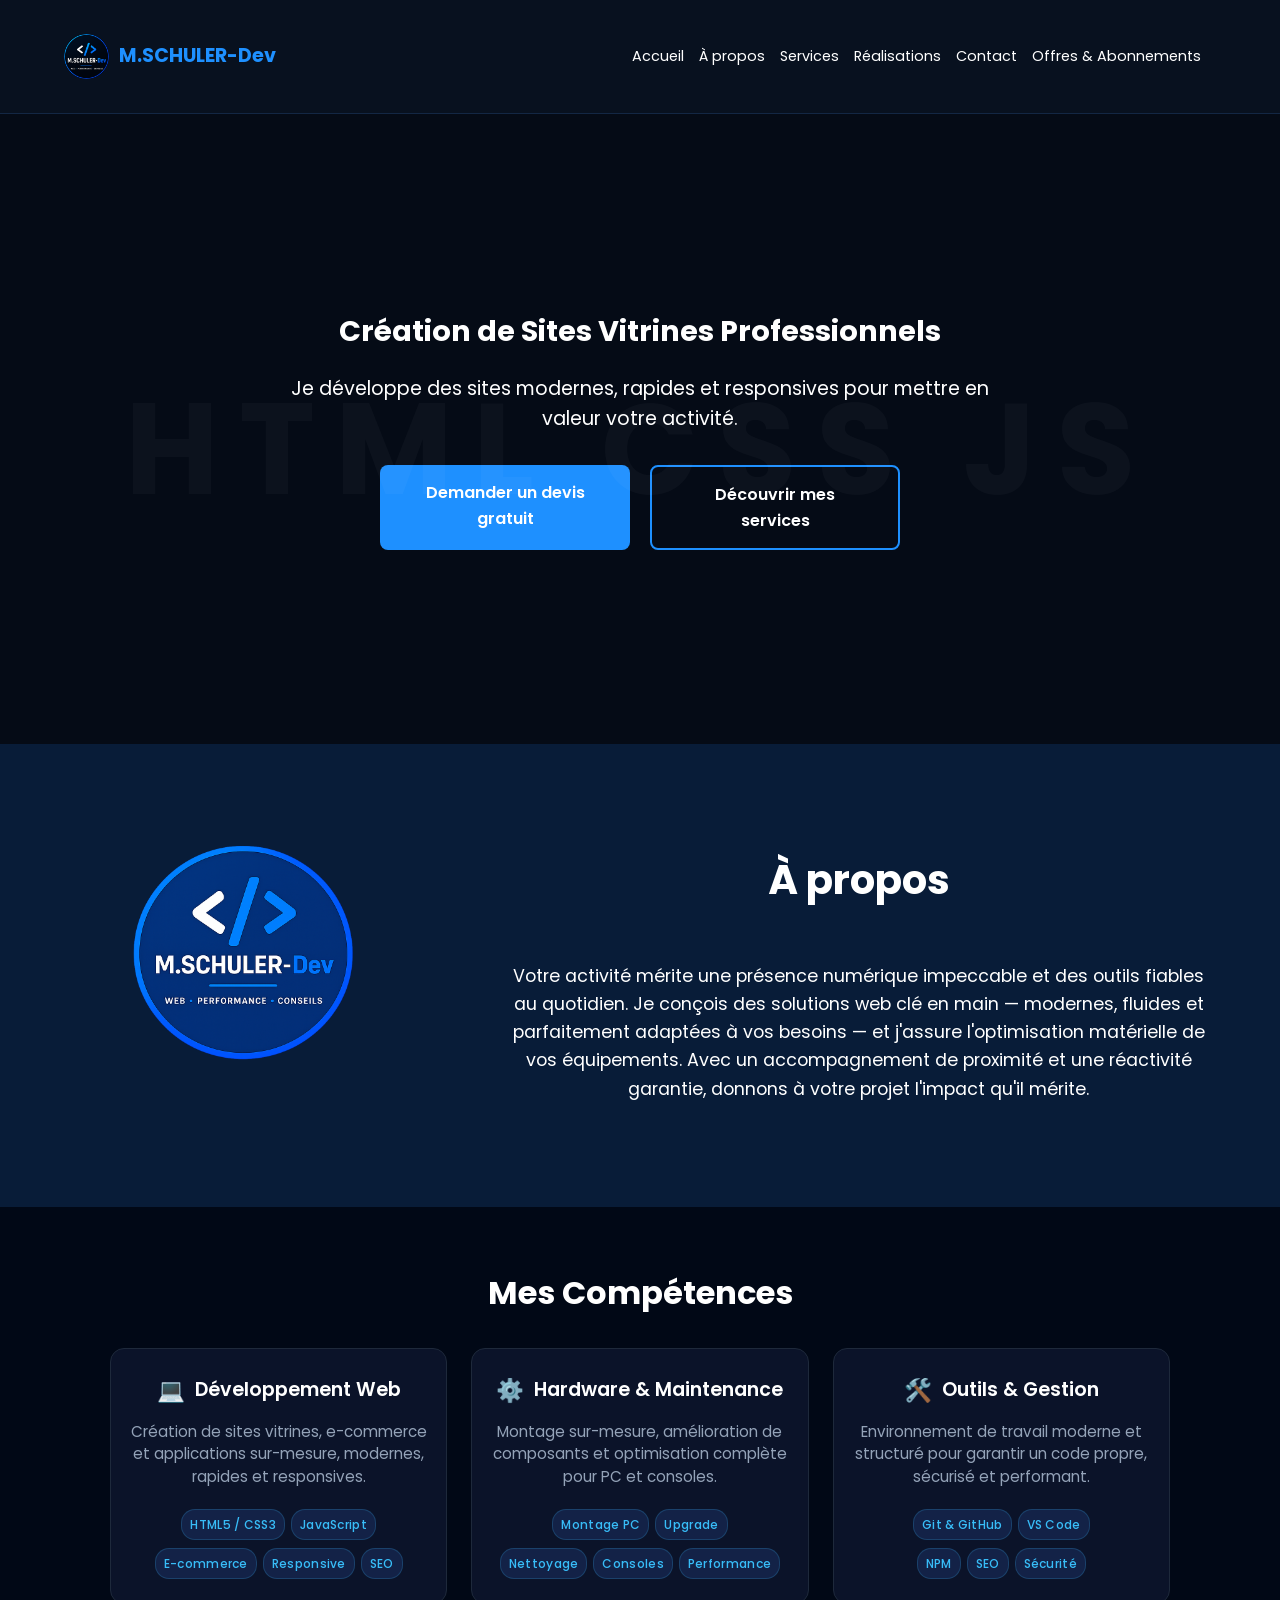
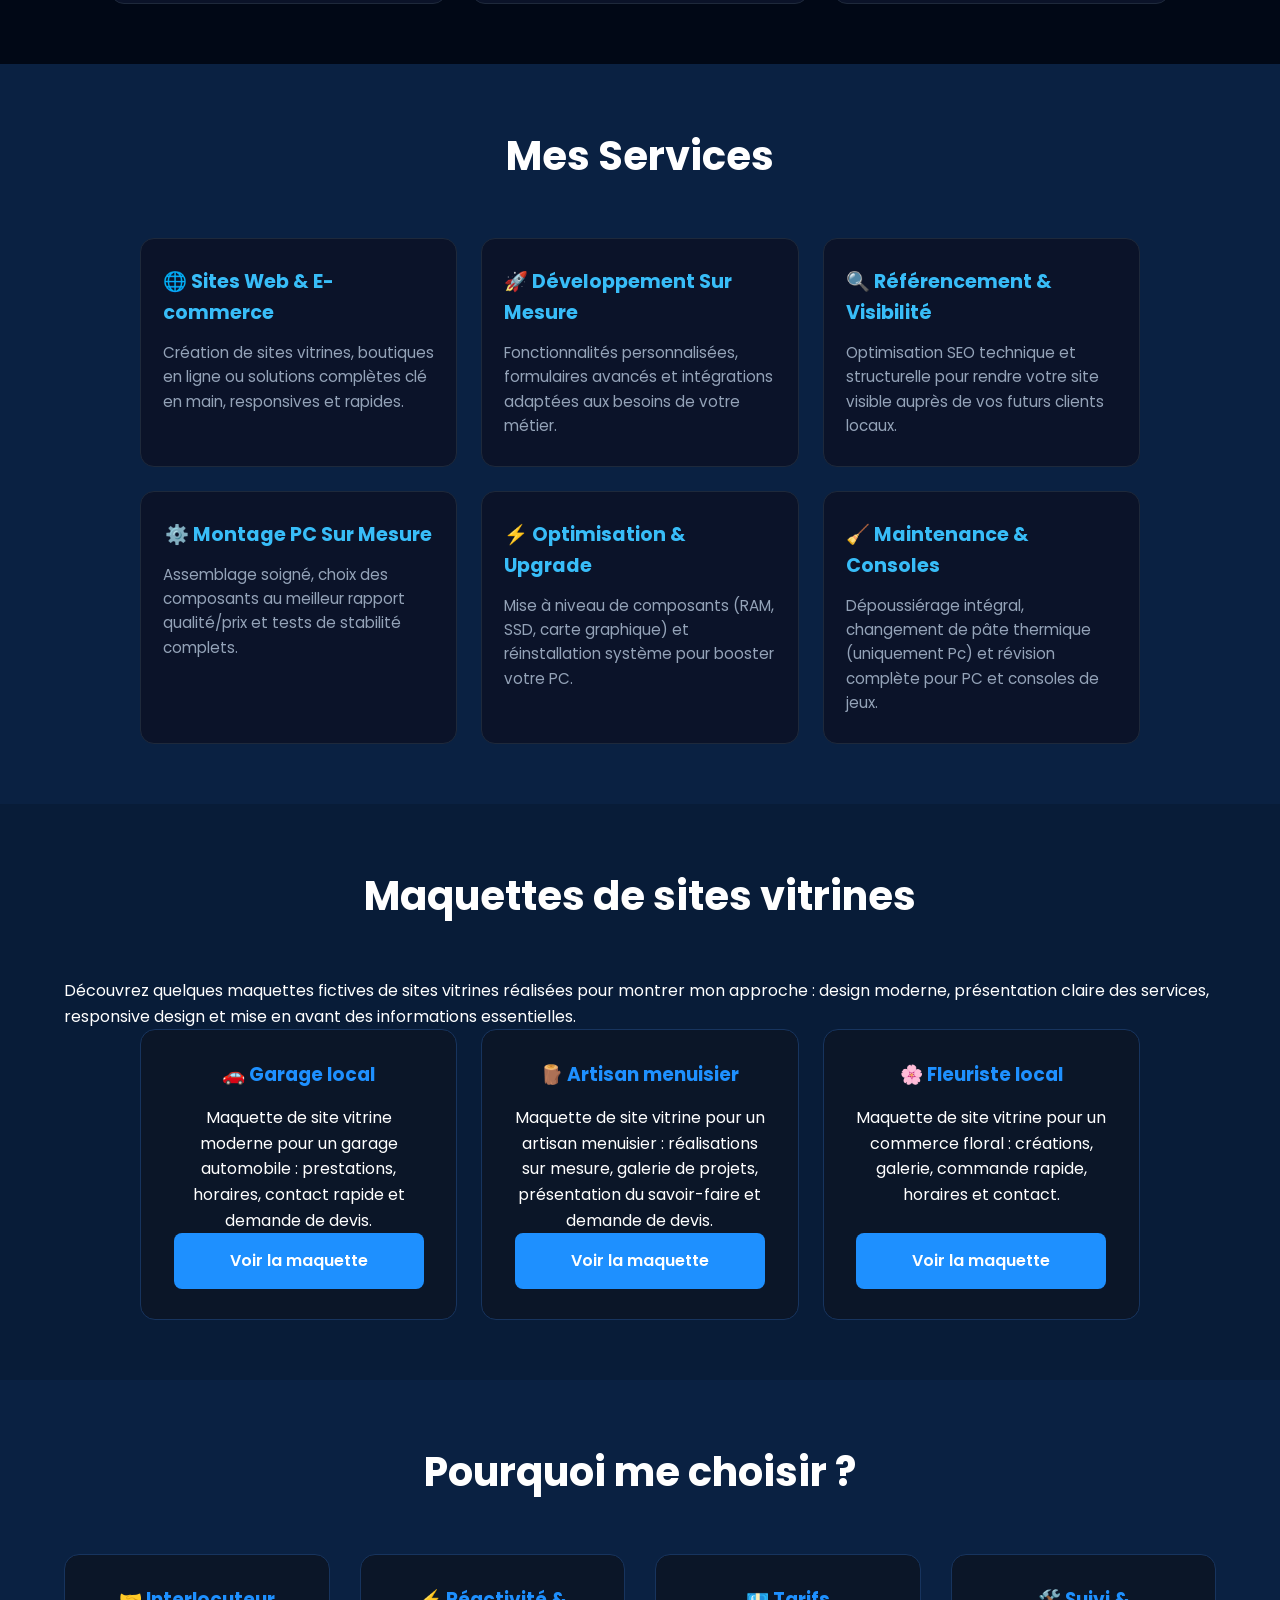
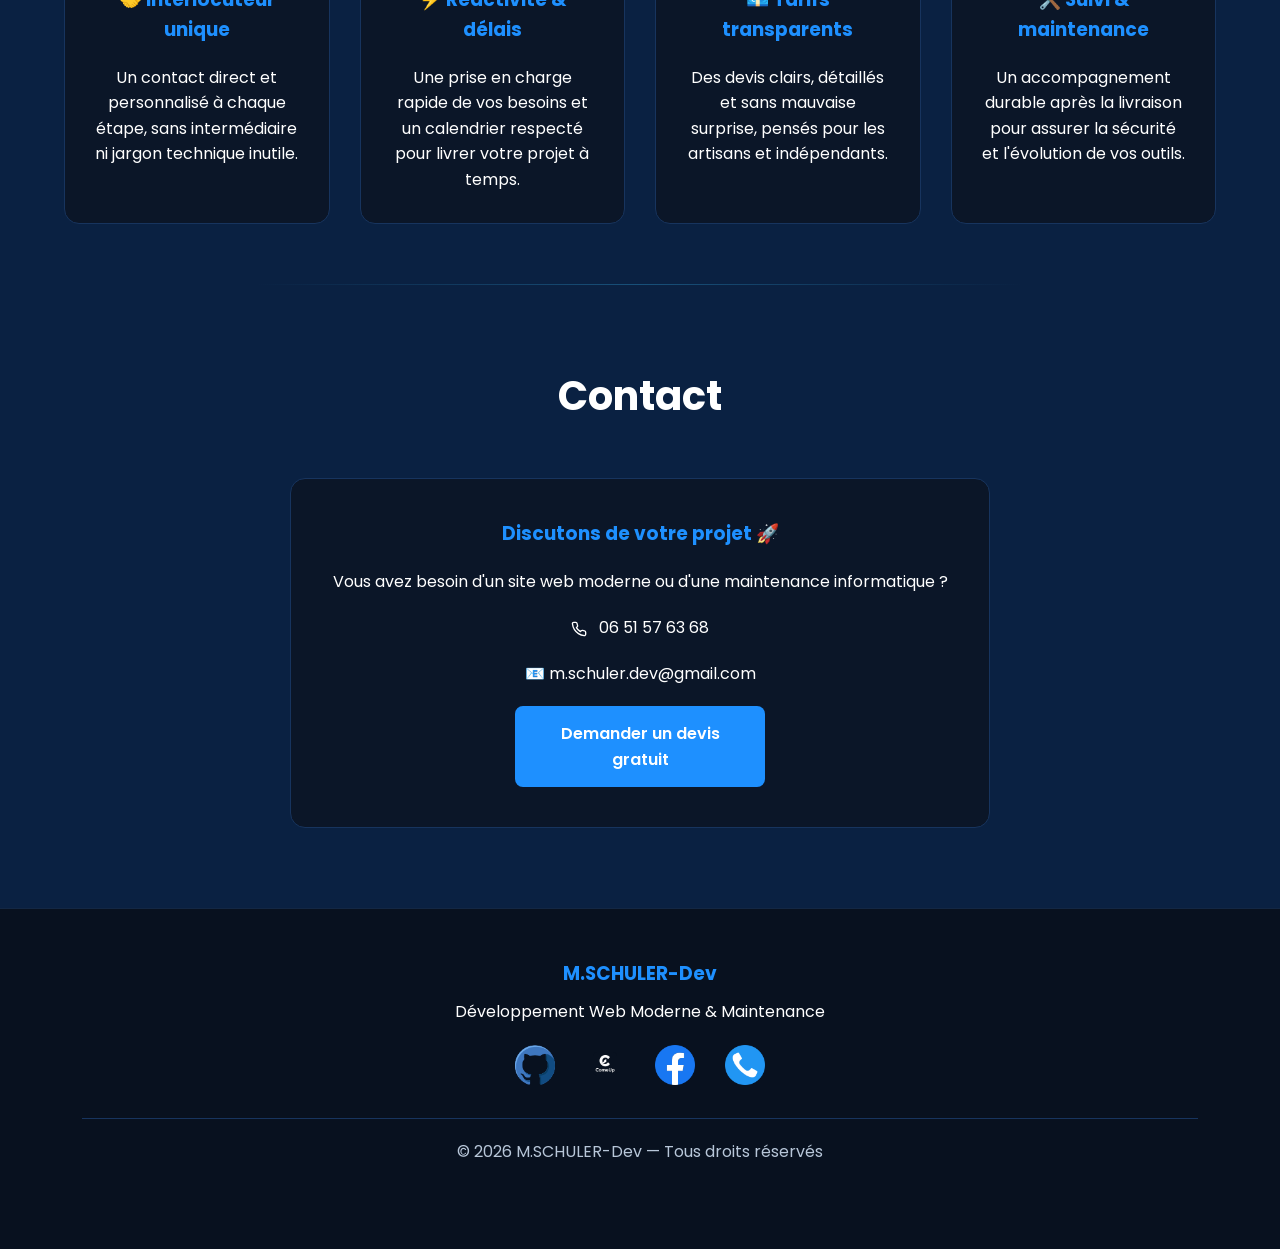
<file: index.html>
<!DOCTYPE html>
<html lang="fr">
<head>
    <meta charset="UTF-8">
    <meta name="viewport" content="width=device-width, initial-scale=1.0">
    <title>M.SCHULER-Dev | Développement Web</title>
    <!-- Google tag (gtag.js) -->
<script async src="https://www.googletagmanager.com/gtag/js?id=G-PD7ECLPW9R"></script>
<script>
  window.dataLayer = window.dataLayer || [];
  function gtag(){dataLayer.push(arguments);}
  gtag('js', new Date());

  gtag('config', 'G-PD7ECLPW9R');
</script>
<link rel="icon" type="image/png" href="logo-mschuler-64.png">
    <link rel="stylesheet" href="style.css">

    <link rel="preconnect" href="https://fonts.googleapis.com">
    <link rel="preconnect" href="https://fonts.gstatic.com" crossorigin>
    <link href="https://fonts.googleapis.com/css2?family=Poppins:wght@300;400;500;600;700&display=swap" rel="stylesheet">
</head>
<body>
    <header>
    <div class="container">

        <div class="logo">
    <img src="logomschulerdev.png" alt="Logo M.SCHULER-Dev" class="logo-img">
    <span>M.SCHULER-<span class="blue">Dev</span></span>
</div>
        <div class="menu-toggle" id="menu-toggle">
            ☰
        </div>
        <nav id="navbar">
            <ul>
                <li><a href="#accueil">Accueil</a></li>
                <li><a href="#apropos">À propos</a></li>
                <li><a href="#services">Services</a></li>
                <li><a href="#realisations">Réalisations</a></li>
                <li><a href="#contact">Contact</a></li>
                <li><a href="https://ms-build.fr/" target="_blank">Offres & Abonnements</a></li>
            </ul>
        </nav>
    </div>
</header>
    <section id="accueil" class="hero">
        <div class="container">
            <h1>Création de Sites Vitrines Professionnels</h1>
            <p>Je développe des sites modernes, rapides et responsives pour mettre en valeur votre activité.</p>
            <div class="hero-buttons">
    <a href="#contact" class="btn">
        Demander un devis gratuit
    </a>
    <a href="#services" class="btn btn-secondary">
        Découvrir mes services
    </a>
</div>
        </div>
    </section>
    <section id="apropos" class="about">
    <div class="container about-container">
        <div class="about-logo">
            <img src="M.SCHULER-DEV.png" alt="Logo M.SCHULER-Dev">
        </div>
        <div class="about-text">
            <h2>À propos</h2>
            <p>
  Votre activité mérite une présence numérique impeccable et des outils fiables au quotidien. 
  Je conçois des solutions web clé en main — modernes, fluides et parfaitement adaptées à vos besoins — et j'assure l'optimisation matérielle de vos équipements. Avec un accompagnement de proximité et une réactivité garantie, donnons à votre projet l'impact qu'il mérite.
</p>
        </div>
    </div>
</section>
<section id="competences" class="competences">
      <div class="container">
        <h2>Mes Compétences</h2>
        <div class="skills-grid">
          
          <!-- Carte 1 : Web -->
          <div class="skill-card">
            <div class="skill-header">
              <span class="skill-icon">💻</span>
              <h3>Développement Web</h3>
            </div>
            <p>Création de sites vitrines, e-commerce et applications sur-mesure, modernes, rapides et responsives.</p>
            <div class="skill-tags">
              <div class="tag-row">
                <span class="tag">HTML5 / CSS3</span>
                <span class="tag">JavaScript</span>
              </div>
              <div class="tag-row">
                <span class="tag">E-commerce</span>
                <span class="tag">Responsive</span>
                <span class="tag">SEO</span>
              </div>
            </div>
          </div>

          <!-- Carte 2 : Hardware -->
          <div class="skill-card">
            <div class="skill-header">
              <span class="skill-icon">⚙️</span>
              <h3>Hardware & Maintenance</h3>
            </div>
            <p>Montage sur-mesure, amélioration de composants et optimisation complète pour PC et consoles.</p>
            <div class="skill-tags">
              <div class="tag-row">
                <span class="tag">Montage PC</span>
                <span class="tag">Upgrade</span>
              </div>
              <div class="tag-row">
                <span class="tag">Nettoyage</span>
                <span class="tag">Consoles</span>
                <span class="tag">Performance</span>
              </div>
            </div>
          </div>

          <!-- Carte 3 : Outils -->
          <div class="skill-card">
            <div class="skill-header">
              <span class="skill-icon">🛠️</span>
              <h3>Outils & Gestion</h3>
            </div>
            <p>Environnement de travail moderne et structuré pour garantir un code propre, sécurisé et performant.</p>
            <div class="skill-tags">
              <div class="tag-row">
                <span class="tag">Git & GitHub</span>
                <span class="tag">VS Code</span>
              </div>
              <div class="tag-row">
                <span class="tag">NPM</span>
                <span class="tag">SEO</span>
                <span class="tag">Sécurité</span>
              </div>
            </div>
          </div>

        </div>
      </div>
    </section>
    </section>
    <section id="services" class="services">
  <div class="container">
    <h2>Mes Services</h2>
    <div class="services-grid">
      
      <!-- 1. Web -->
      <div class="card">
        <h3>🌐 Sites Web & E-commerce</h3>
        <p>Création de sites vitrines, boutiques en ligne ou solutions complètes clé en main, responsives et rapides.</p>
      </div>

      <!-- 2. Sur-mesure -->
      <div class="card">
        <h3>🚀 Développement Sur Mesure</h3>
        <p>Fonctionnalités personnalisées, formulaires avancés et intégrations adaptées aux besoins de votre métier.</p>
      </div>

      <!-- 3. SEO -->
      <div class="card">
        <h3>🔍 Référencement & Visibilité</h3>
        <p>Optimisation SEO technique et structurelle pour rendre votre site visible auprès de vos futurs clients locaux.</p>
      </div>

      <!-- 4. Montage PC -->
      <div class="card">
        <h3>⚙️ Montage PC Sur Mesure</h3>
        <p>Assemblage soigné, choix des composants au meilleur rapport qualité/prix et tests de stabilité complets.</p>
      </div>

      <!-- 5. Upgrade -->
      <div class="card">
        <h3>⚡ Optimisation & Upgrade</h3>
        <p>Mise à niveau de composants (RAM, SSD, carte graphique) et réinstallation système pour booster votre PC.</p>
      </div>

      <!-- 6. Entretien Consoles/PC -->
      <div class="card">
        <h3>🧹 Maintenance & Consoles</h3>
        <p>Dépoussiérage intégral, changement de pâte thermique (uniquement Pc) et révision complète pour PC et consoles de jeux.</p>
      </div>

    </div>
  </div>
</section>
   <section id="realisations" class="portfolio">
      <div class="container">
        <h2>Maquettes de sites vitrines</h2>
        <p>
          Découvrez quelques maquettes fictives de sites vitrines réalisées pour montrer mon approche : design moderne, présentation claire des services, responsive design et mise en avant des informations essentielles.
        </p>

        <div class="services-grid">
          <!-- Maquette 1 : Garage -->
          <div class="card">
            <h3>🚗 Garage local</h3>
            <p>Maquette de site vitrine moderne pour un garage automobile : prestations, horaires, contact rapide et demande de devis.</p>
            <a href="maquettes/garage-local/index.html" class="btn" target="_blank">Voir la maquette</a>
          </div>

          <!-- Maquette 2 : Menuisier -->
          <div class="card">
            <h3>🪵 Artisan menuisier</h3>
            <p>Maquette de site vitrine pour un artisan menuisier : réalisations sur mesure, galerie de projets, présentation du savoir-faire et demande de devis.</p>
            <a href="maquettes/menuisier-local/index.html" class="btn" target="_blank">Voir la maquette</a>
          </div>

          <!-- Maquette 3 : Fleuriste -->
          <div class="card">
            <h3>🌸 Fleuriste local</h3>
            <p>Maquette de site vitrine pour un commerce floral : créations, galerie, commande rapide, horaires et contact.</p>
            <a href="maquettes/fleuriste-local/index.html" class="btn" target="_blank">Voir la maquette</a>
          </div>
        </div>
      </div>
    </section>
    <section id="avantages" class="advantages">
      <div class="container">
        <h2>Pourquoi me choisir ?</h2>
        <div class="advantages-grid">
          
          <div class="card">
            <h3>🤝 Interlocuteur unique</h3>
            <p>Un contact direct et personnalisé à chaque étape, sans intermédiaire ni jargon technique inutile.</p>
          </div>

          <div class="card">
            <h3>⚡ Réactivité & délais</h3>
            <p>Une prise en charge rapide de vos besoins et un calendrier respecté pour livrer votre projet à temps.</p>
          </div>

          <div class="card">
            <h3>💶 Tarifs transparents</h3>
            <p>Des devis clairs, détaillés et sans mauvaise surprise, pensés pour les artisans et indépendants.</p>
          </div>

          <div class="card">
            <h3>🛠️ Suivi & maintenance</h3>
            <p>Un accompagnement durable après la livraison pour assurer la sécurité et l'évolution de vos outils.</p>
          </div>

        </div>
      </div>
    </section>
        <!-- SECTION CONTACT -->
    <section id="contact" class="contact">
      <div class="container">
        <h2>Contact</h2>
        <div class="contact-card">
          <h3>Discutons de votre projet 🚀</h3>
          <p>Vous avez besoin d'un site web moderne ou d'une maintenance informatique ?</p>
            <p class="contact-phone">
            <a href="tel:0651576368" style="color: #ffffff; text-decoration: none; vertical-align: middle;">
        <svg width="16" height="16" viewBox="0 0 24 24" fill="none" stroke="currentColor" stroke-width="2" stroke-linecap="round" stroke-linejoin="round" style="margin-right: 8px; vertical-align: middle;">
            <path d="M22 16.92v3a2 2 0 0 1-2.18 2 19.79 19.79 0 0 1-8.63-3.07 19.5 19.5 0 0 1-6-6 19.79 19.79 0 0 1-3.07-8.67A2 2 0 0 1 4.11 2h3a2 2 0 0 1 2 1.72 12.84 12.84 0 0 0 .7 2.81 2 2 0 0 1-.45 2.11L8.09 9.91a16 16 0 0 0 6 6l1.27-1.27a2 2 0 0 1 2.11-.45 12.84 12.84 0 0 0 2.81.7A2 2 0 0 1 22 16.92z"></path>
        </svg>
        06 51 57 63 68
    </a>
             </p>
            <p class="contact-email">📧 m.schuler.dev@gmail.com</p>
          <a href="mailto:m.schuler.dev@gmail.com?subject=Demande%20de%20devis" class="btn">
            Demander un devis gratuit
          </a>
        </div>
      </div>
    </section>
        <footer class="footer">
    <div class="container">
      <h3>M.SCHULER-Dev</h3>
      <p>Développement Web Moderne & Maintenance</p>
    <div class="social-links">
        <a href="https://github.com/MSCHULER-Dev" target="_blank">
            <img src="github.png" alt="GitHub">
        </a>
        <a href="https://comeup.com/fr/@m-schuler_dev" target="_blank">
            <img src="comeup.png" alt="ComeUp">
        </a>
        <a href="https://www.facebook.com/profile.php?id=61583402939374" target="_blank">
            <img src="facebook.png" alt="Facebook">
        </a>
        <a href="tel:0651576368" target="_blank">
            <img src="appel.png" alt="Téléphone">
        </a>
    </div>
      <div class="footer-bottom">
        <p>© 2026 M.SCHULER-Dev — Tous droits réservés</p>
      </div>
    </div>
  </footer>
    <script src="script.js"></script>
    <script data-goatcounter="https://mschuler-dev.goatcounter.com/count"
            async src="//gc.zgo.at/count.js"></script>
</body>
</html>
</file>
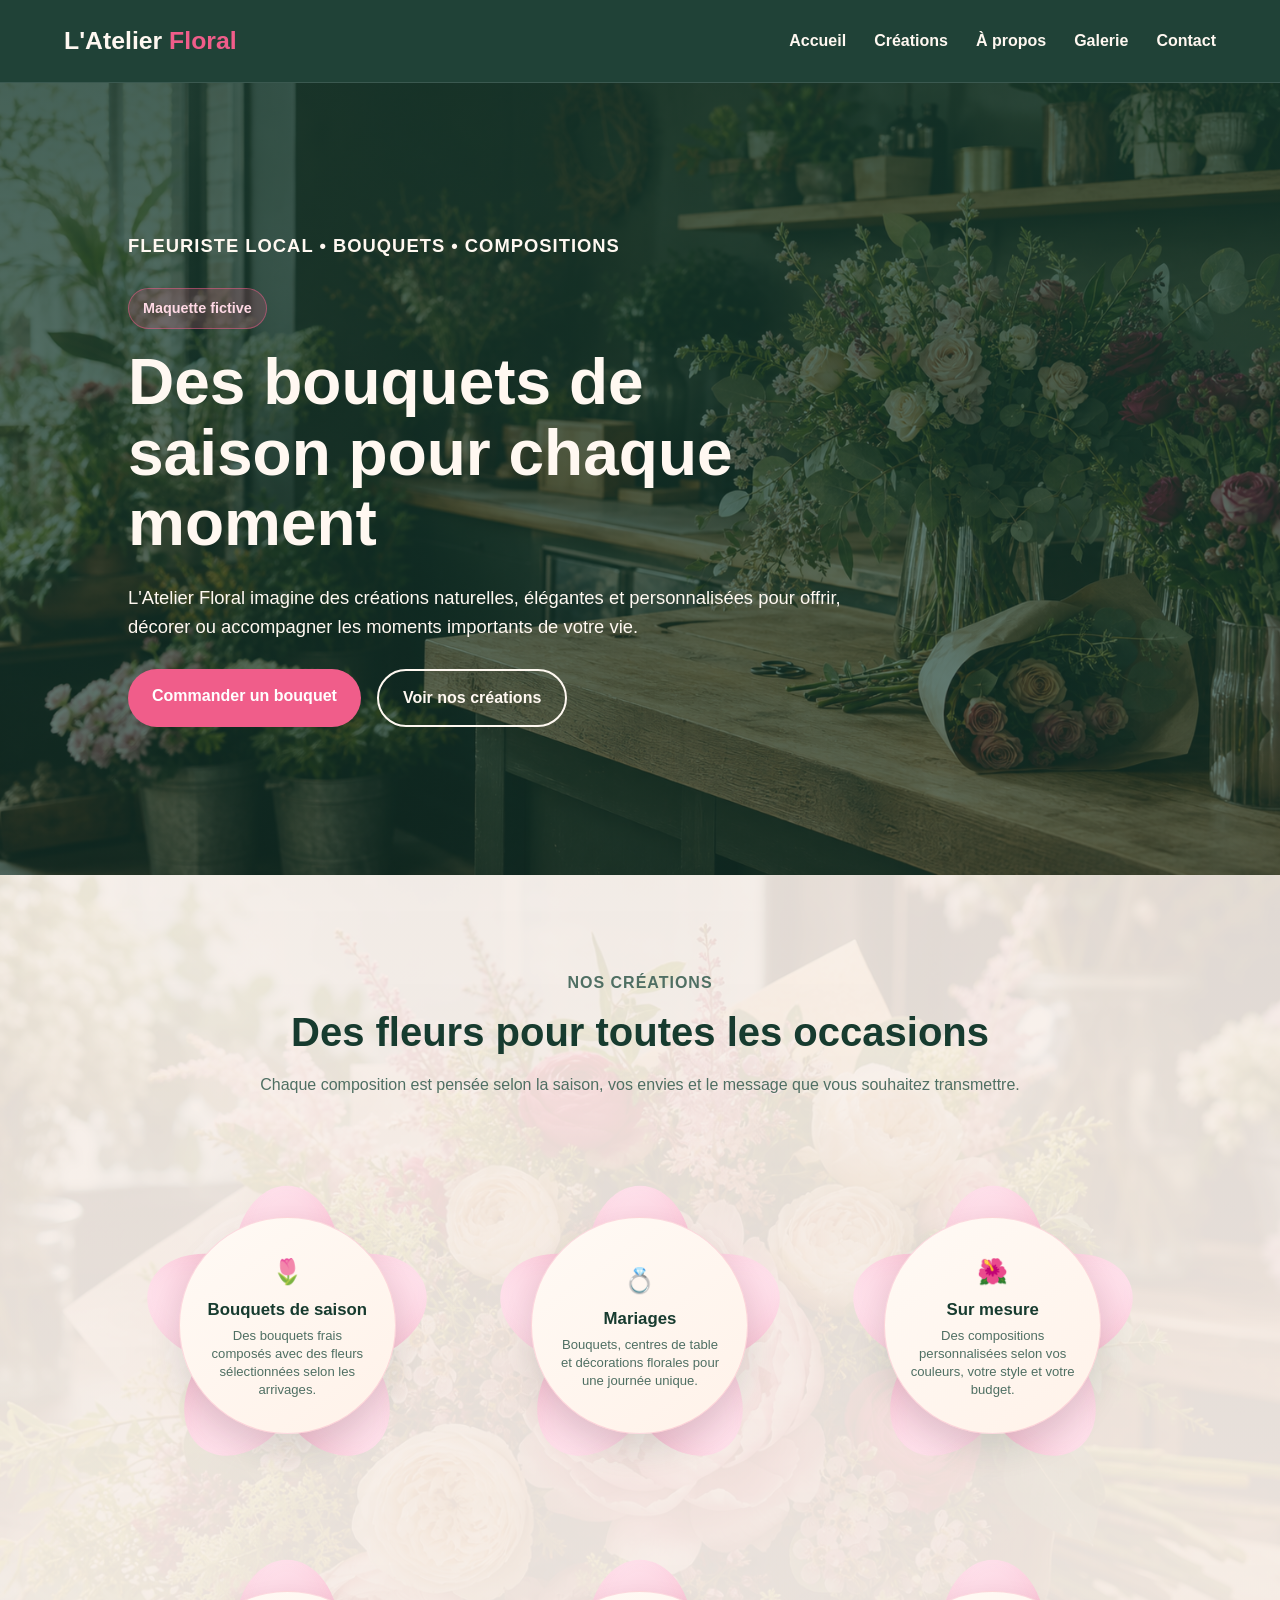
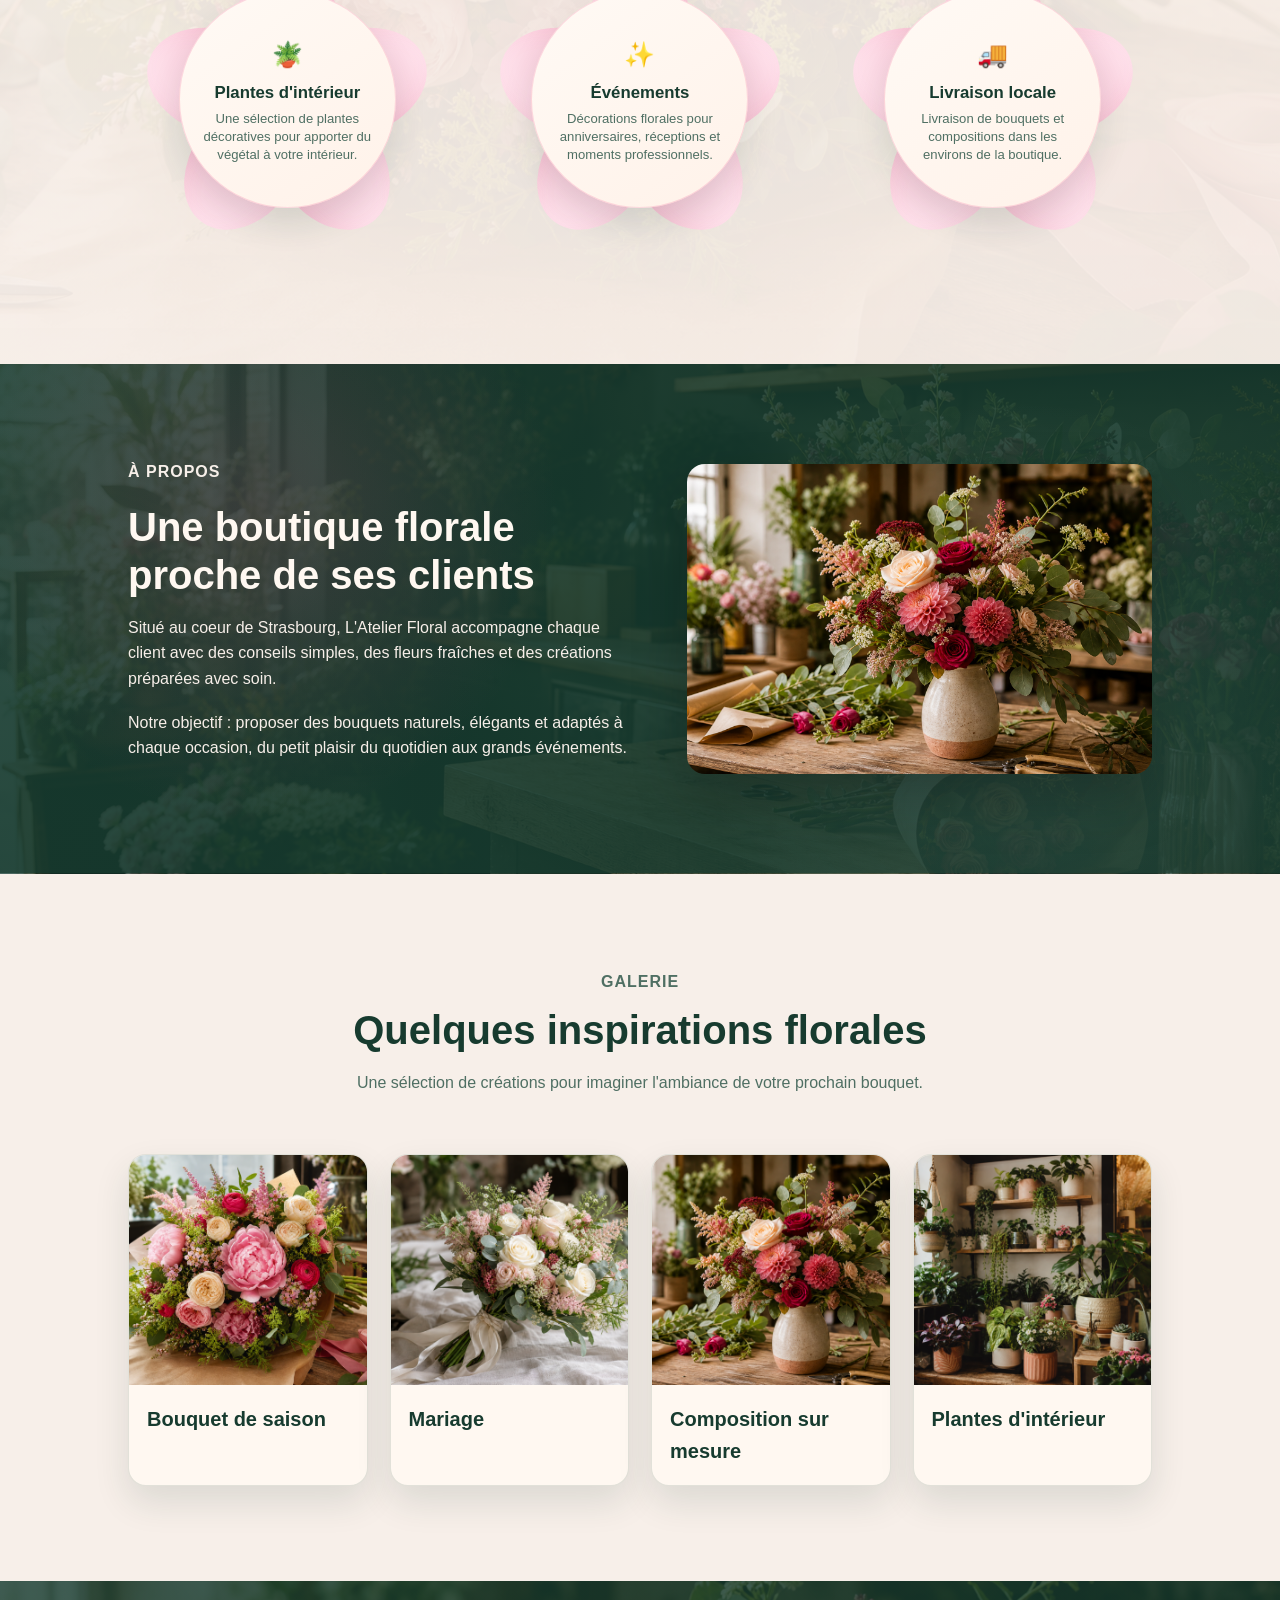
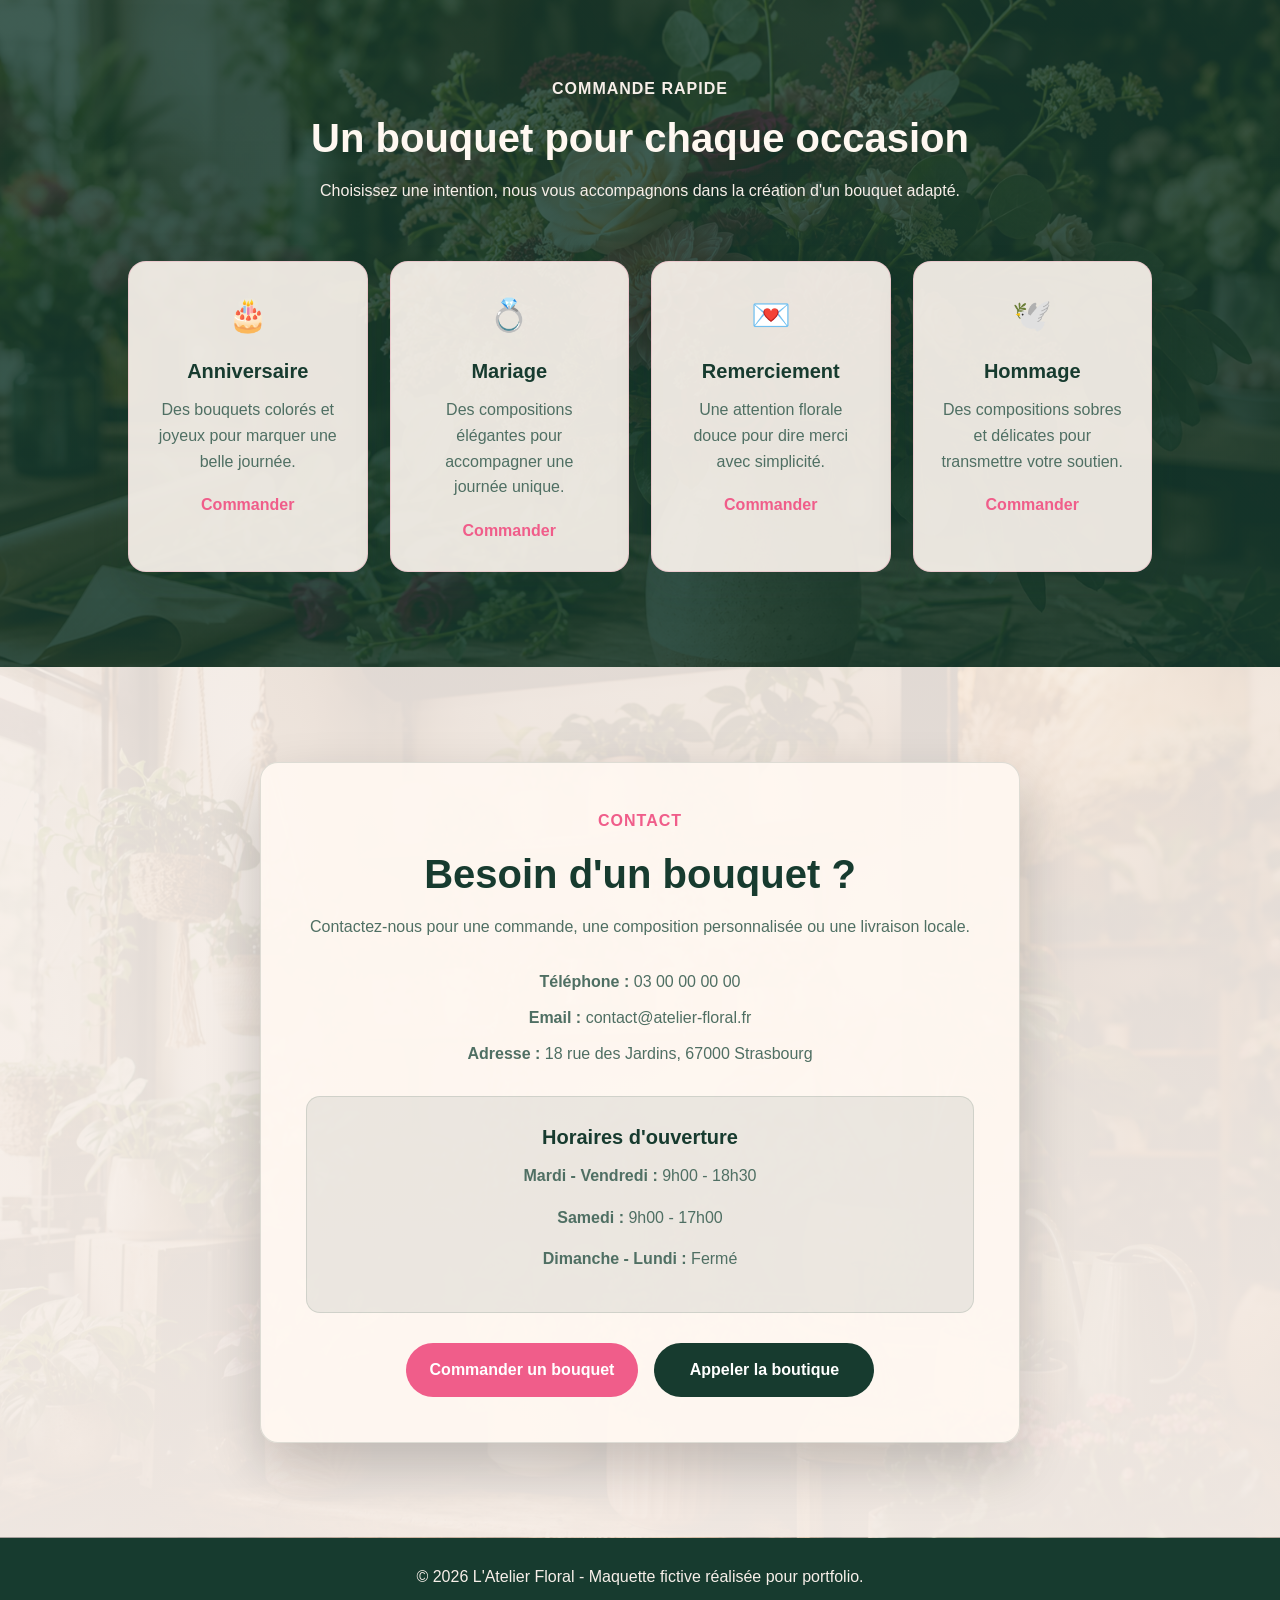
<file: maquettes/fleuriste-local/index.html>
<!DOCTYPE html>
<html lang="fr">
<head>
  <meta charset="UTF-8" />
  <meta name="viewport" content="width=device-width, initial-scale=1.0" />
  <title>L'Atelier Floral | Fleuriste local</title>
  <link rel="icon" type="image/png" href="images/fleur-de-cerisier.png" />
  <link rel="stylesheet" href="style.css" />
</head>
<body>

  <header class="header">
    <nav class="navbar">
      <a href="#accueil" class="logo">L'Atelier <span>Floral</span></a>

      <button class="menu-toggle" id="menu-toggle" type="button" aria-label="Ouvrir le menu">
        ☰
      </button>

      <ul class="nav-links" id="nav-links">
        <li><a href="#accueil">Accueil</a></li>
        <li><a href="#creations">Créations</a></li>
        <li><a href="#apropos">À propos</a></li>
        <li><a href="#galerie">Galerie</a></li>
        <li><a href="#contact">Contact</a></li>
      </ul>
    </nav>
  </header>

  <main>
    <section id="accueil" class="hero">
      <div class="hero-content">
        <p class="tag">Fleuriste local • Bouquets • Compositions</p>
        <span class="mockup-badge">Maquette fictive</span>
        <h1>Des bouquets de saison pour chaque moment</h1>
        <p>
          L'Atelier Floral imagine des créations naturelles, élégantes et
          personnalisées pour offrir, décorer ou accompagner les moments
          importants de votre vie.
        </p>

        <div class="hero-buttons">
          <a href="#contact" class="btn btn-primary">Commander un bouquet</a>
          <a href="#creations" class="btn btn-secondary">Voir nos créations</a>
        </div>
      </div>
    </section>

    <section id="creations" class="creations-section">
  <div class="section-title">
    <p class="tag">Nos créations</p>
    <h2>Des fleurs pour toutes les occasions</h2>
    <p>
      Chaque composition est pensée selon la saison, vos envies et le message
      que vous souhaitez transmettre.
    </p>
  </div>

  <div class="flowers-grid">
    <article class="flower-card">
      <div class="sakura">
        <span></span>
        <span></span>
        <span></span>
        <span></span>
        <span></span>
      </div>

      <div class="flower-content">
        <span>🌷</span>
        <h3>Bouquets de saison</h3>
        <p>Des bouquets frais composés avec des fleurs sélectionnées selon les arrivages.</p>
      </div>
    </article>

    <article class="flower-card">
      <div class="sakura">
        <span></span>
        <span></span>
        <span></span>
        <span></span>
        <span></span>
      </div>

      <div class="flower-content">
        <span>💍</span>
        <h3>Mariages</h3>
        <p>Bouquets, centres de table et décorations florales pour une journée unique.</p>
      </div>
    </article>

    <article class="flower-card">
      <div class="sakura">
        <span></span>
        <span></span>
        <span></span>
        <span></span>
        <span></span>
      </div>

      <div class="flower-content">
        <span>🌺</span>
        <h3>Sur mesure</h3>
        <p>Des compositions personnalisées selon vos couleurs, votre style et votre budget.</p>
      </div>
    </article>

    <article class="flower-card">
      <div class="sakura">
        <span></span>
        <span></span>
        <span></span>
        <span></span>
        <span></span>
      </div>

      <div class="flower-content">
        <span>🪴</span>
        <h3>Plantes d'intérieur</h3>
        <p>Une sélection de plantes décoratives pour apporter du végétal à votre intérieur.</p>
      </div>
    </article>

    <article class="flower-card">
      <div class="sakura">
        <span></span>
        <span></span>
        <span></span>
        <span></span>
        <span></span>
      </div>

      <div class="flower-content">
        <span>✨</span>
        <h3>Événements</h3>
        <p>Décorations florales pour anniversaires, réceptions et moments professionnels.</p>
      </div>
    </article>

    <article class="flower-card">
      <div class="sakura">
        <span></span>
        <span></span>
        <span></span>
        <span></span>
        <span></span>
      </div>

      <div class="flower-content">
        <span>🚚</span>
        <h3>Livraison locale</h3>
        <p>Livraison de bouquets et compositions dans les environs de la boutique.</p>
      </div>
    </article>
  </div>
</section>

    <section id="apropos" class="about-section">
      <div class="about-content">
        <div class="about-text">
          <p class="tag">À propos</p>
          <h2>Une boutique florale proche de ses clients</h2>
          <p>
            Situé au coeur de Strasbourg, L'Atelier Floral accompagne chaque client
            avec des conseils simples, des fleurs fraîches et des créations préparées
            avec soin.
          </p>
          <p>
            Notre objectif : proposer des bouquets naturels, élégants et adaptés à
            chaque occasion, du petit plaisir du quotidien aux grands événements.
          </p>
        </div>

        <div class="about-image">
          <img src="images/composition.png" alt="Composition florale artisanale" />
        </div>
      </div>
    </section>

    <section id="galerie" class="gallery-section">
      <div class="section-title">
        <p class="tag">Galerie</p>
        <h2>Quelques inspirations florales</h2>
        <p>
          Une sélection de créations pour imaginer l'ambiance de votre prochain bouquet.
        </p>
      </div>

      <div class="gallery-grid">
        <article class="gallery-card">
          <img src="images/bouquet-saison.png" alt="Bouquet de saison coloré" />
          <h3>Bouquet de saison</h3>
        </article>

        <article class="gallery-card">
          <img src="images/mariage.png" alt="Bouquet de mariage élégant" />
          <h3>Mariage</h3>
        </article>

        <article class="gallery-card">
          <img src="images/composition.png" alt="Composition florale sur mesure" />
          <h3>Composition sur mesure</h3>
        </article>

        <article class="gallery-card">
          <img src="images/plantes.png" alt="Plantes d'intérieur en boutique" />
          <h3>Plantes d'intérieur</h3>
        </article>
      </div>
    </section>
<section class="occasion-section">
  <div class="section-title">
    <p class="tag">Commande rapide</p>
    <h2>Un bouquet pour chaque occasion</h2>
    <p>
      Choisissez une intention, nous vous accompagnons dans la création d'un bouquet adapté.
    </p>
  </div>
  <div class="occasion-grid">
    <article class="occasion-card">
      <span>🎂</span>
      <h3>Anniversaire</h3>
      <p>Des bouquets colorés et joyeux pour marquer une belle journée.</p>
      <a href="#contact">Commander</a>
    </article>

    <article class="occasion-card">
      <span>💍</span>
      <h3>Mariage</h3>
      <p>Des compositions élégantes pour accompagner une journée unique.</p>
      <a href="#contact">Commander</a>
    </article>

    <article class="occasion-card">
      <span>💌</span>
      <h3>Remerciement</h3>
      <p>Une attention florale douce pour dire merci avec simplicité.</p>
      <a href="#contact">Commander</a>
    </article>

    <article class="occasion-card">
      <span>🕊️</span>
      <h3>Hommage</h3>
      <p>Des compositions sobres et délicates pour transmettre votre soutien.</p>
      <a href="#contact">Commander</a>
    </article>
  </div>
</section>

<section id="contact" class="contact-section">
      <div class="contact-card">
        <p class="tag">Contact</p>
        <h2>Besoin d'un bouquet ?</h2>
        <p>
          Contactez-nous pour une commande, une composition personnalisée ou une
          livraison locale.
        </p>

        <div class="contact-info">
          <p><strong>Téléphone :</strong> 03 00 00 00 00</p>
          <p><strong>Email :</strong> contact@atelier-floral.fr</p>
          <p><strong>Adresse :</strong> 18 rue des Jardins, 67000 Strasbourg</p>
        </div>

        <div class="opening-hours">
          <h3>Horaires d'ouverture</h3>
          <p><strong>Mardi - Vendredi :</strong> 9h00 - 18h30</p>
          <p><strong>Samedi :</strong> 9h00 - 17h00</p>
          <p><strong>Dimanche - Lundi :</strong> Fermé</p>
        </div>

        <div class="contact-buttons">
          <a href="mailto:contact@atelier-floral.fr" class="btn btn-primary">
            Commander un bouquet
          </a>

          <a href="tel:+33300000000" class="btn btn-call">
            Appeler la boutique
          </a>
        </div>
      </div>
    </section>
  </main>

  <footer class="footer">
    <p>© 2026 L'Atelier Floral - Maquette fictive réalisée pour portfolio.</p>
  </footer>
  <script>
  const menuToggle = document.querySelector("#menu-toggle");
  const navLinks = document.querySelector("#nav-links");
  const links = document.querySelectorAll(".nav-links a");

  menuToggle.onclick = function () {
    navLinks.classList.toggle("active");
  };

  function createSakuraWind() {
  const totalPetals = 120;
  const screenWidth = window.innerWidth;
  const screenHeight = window.innerHeight;

  for (let i = 0; i < totalPetals; i++) {
    const petal = document.createElement("span");
    petal.classList.add("sakura-petal");

    const startX = -160 + Math.random() * 260;
    const startY = screenHeight + 40 + Math.random() * 260;

    const moveX = screenWidth * 0.85 + Math.random() * screenWidth * 0.55;
    const moveY = -screenHeight * 1.05 - Math.random() * screenHeight * 0.45;

    const rotation = 360 + Math.random() * 900;
    const duration = 3800 + Math.random() * 2000;
    const delay = Math.random() * 1200;
    const size = 7 + Math.random() * 12;

    petal.style.left = startX + "px";
    petal.style.top = startY + "px";
    petal.style.setProperty("--x", moveX + "px");
    petal.style.setProperty("--y", moveY + "px");
    petal.style.setProperty("--rotation", rotation + "deg");
    petal.style.setProperty("--duration", duration + "ms");
    petal.style.setProperty("--size", size + "px");
    petal.style.animationDelay = delay + "ms";

    document.body.appendChild(petal);

    setTimeout(() => {
      petal.remove();
    }, duration + delay);
  }
}

  links.forEach(function (link) {
    link.onclick = function () {
      createSakuraWind();
      navLinks.classList.remove("active");
    };
  });
</script>
</body>
</html>
</file>
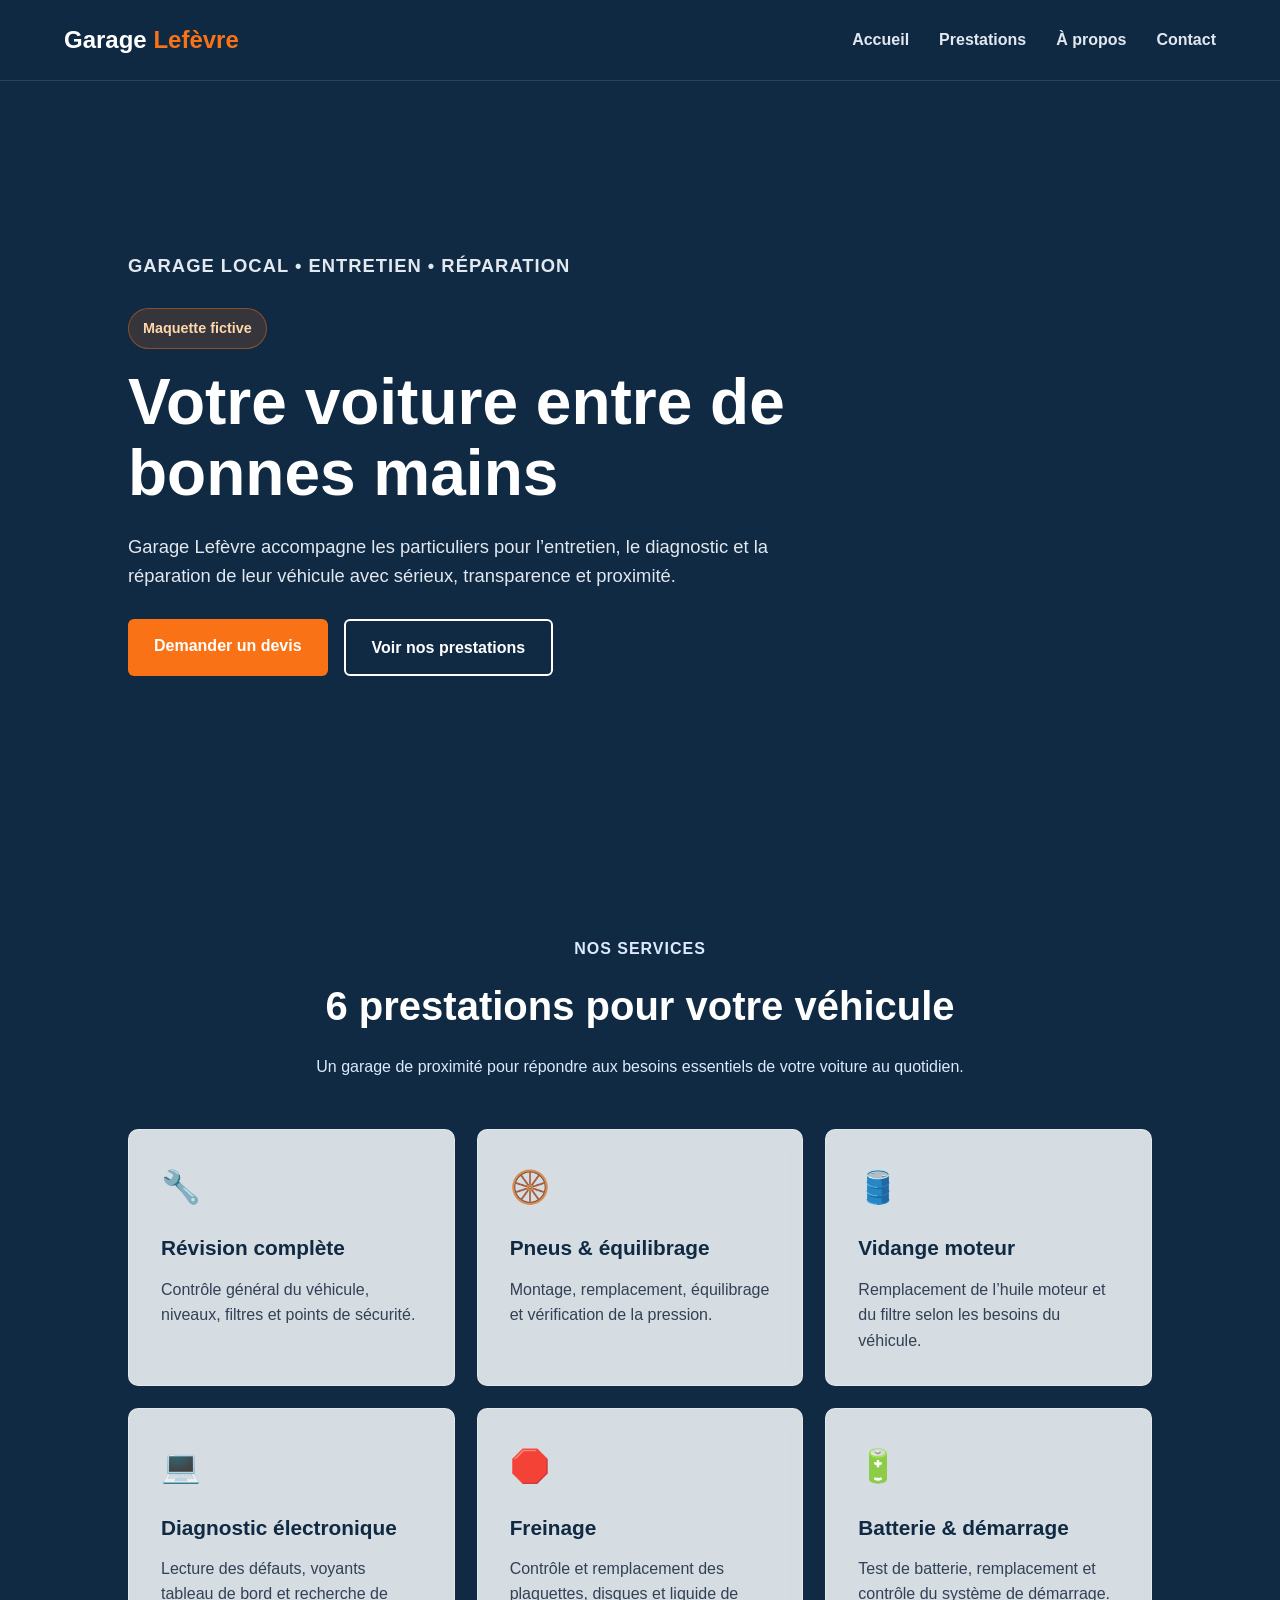
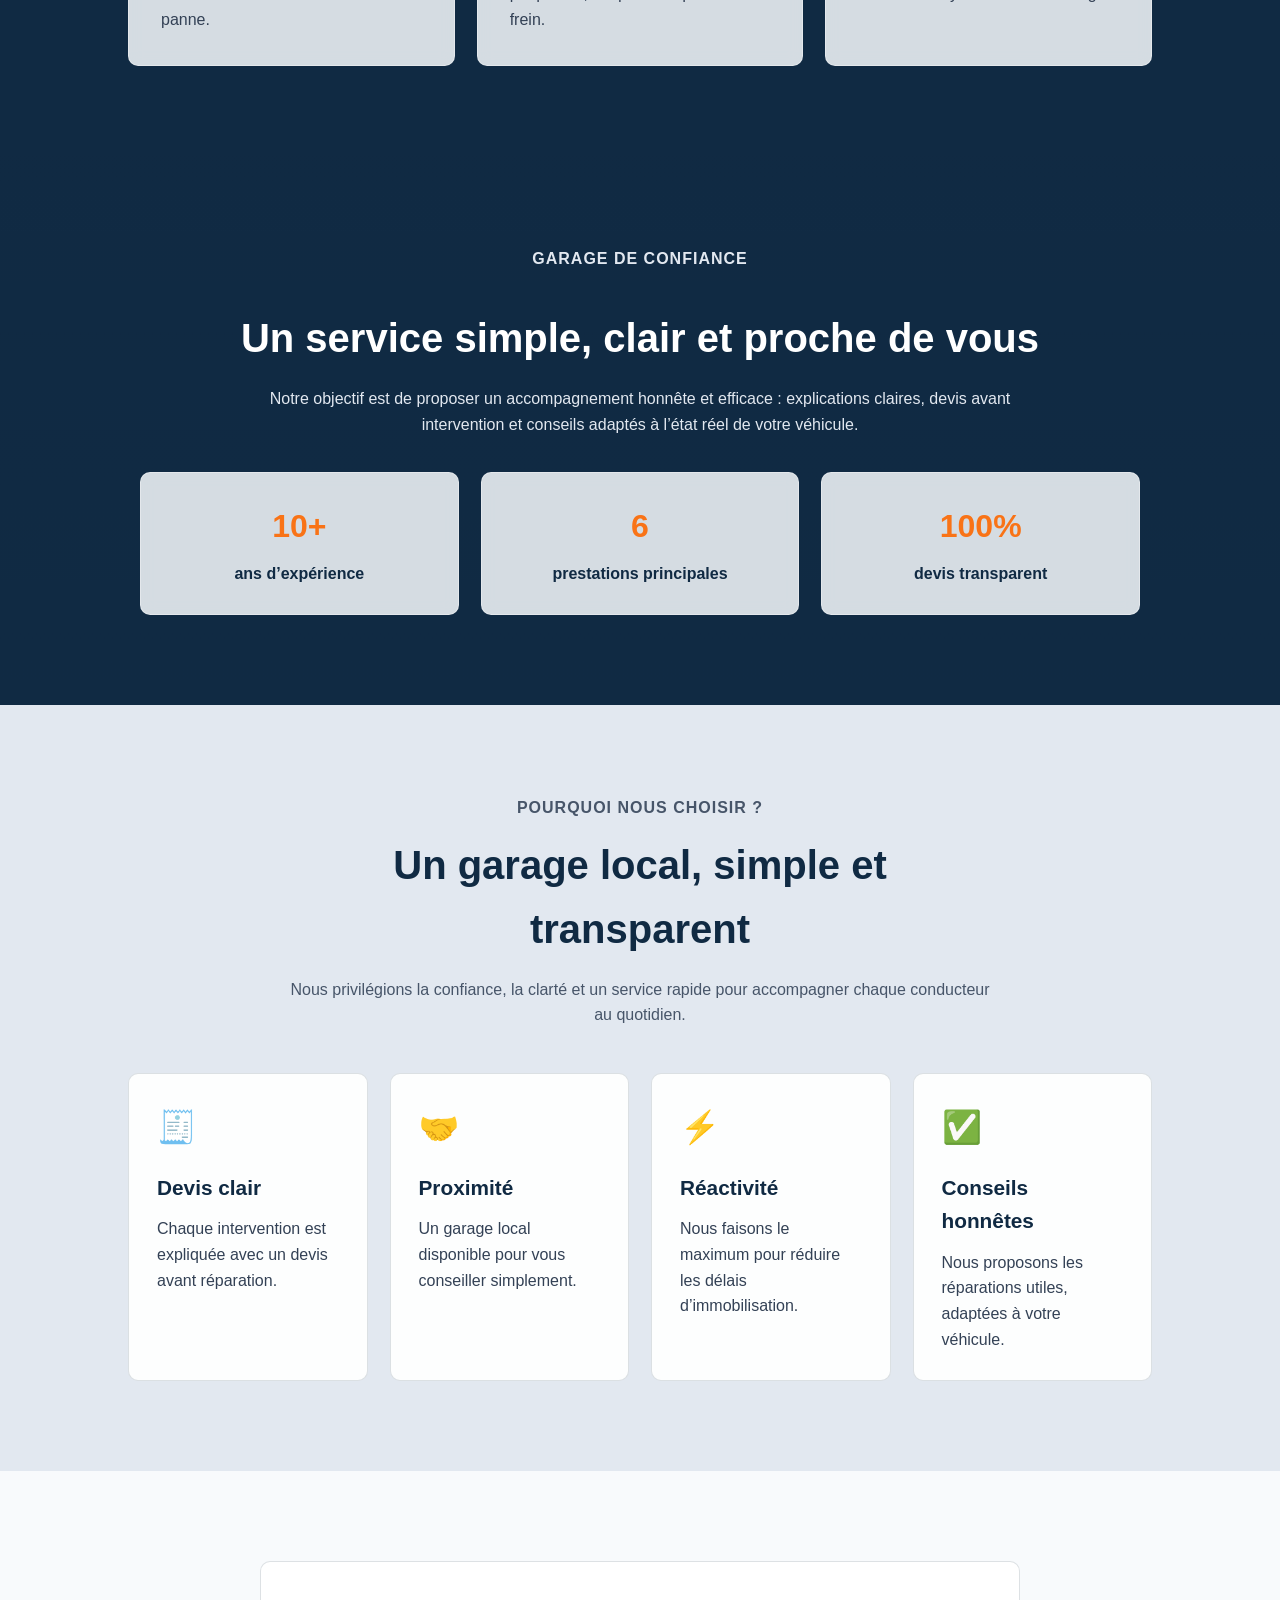
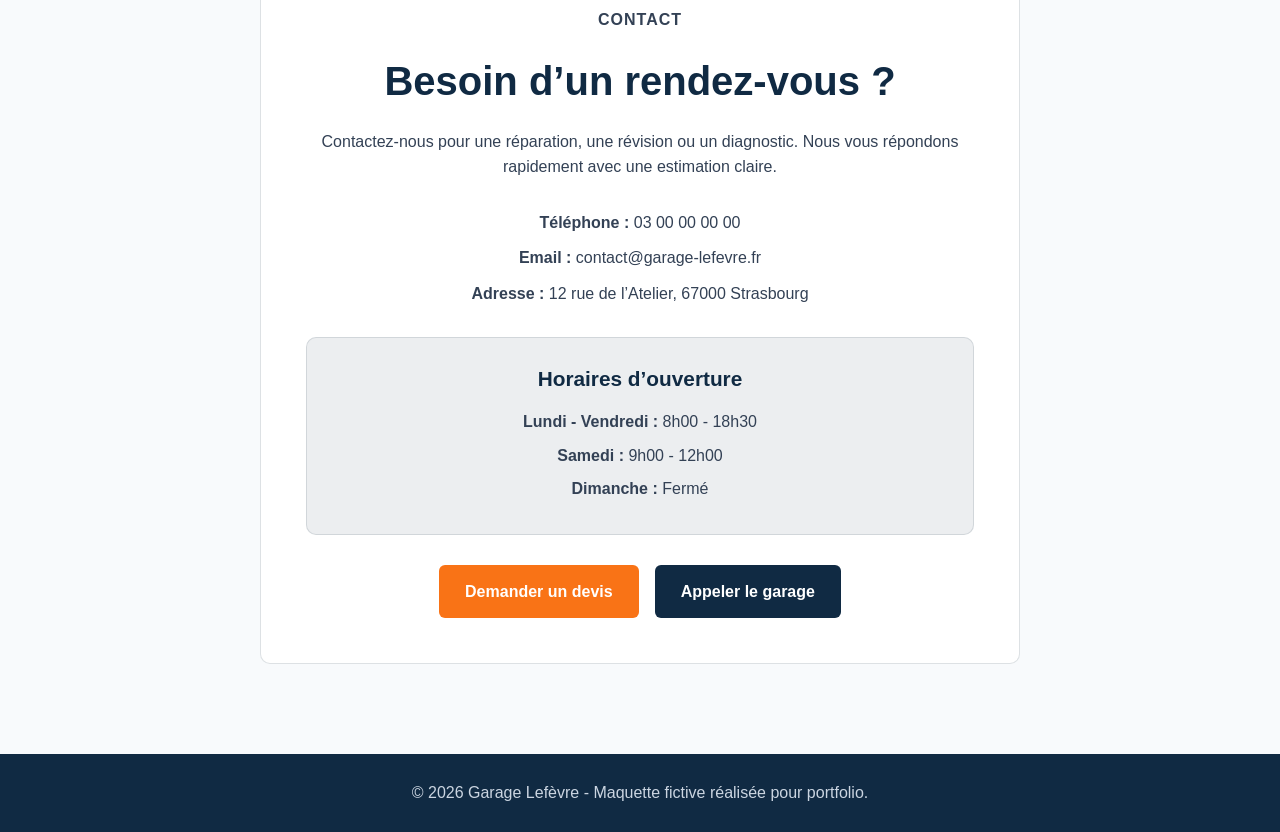
<file: maquettes/garage-local/index.html>
<!DOCTYPE html>
<html lang="fr">
<head>
  <meta charset="UTF-8" />
  <meta name="viewport" content="width=device-width, initial-scale=1.0" />
  <title>Garage Lefèvre | Garage local</title>
  <link rel="icon" type="image/png" href="images/garage.png" />
  <link rel="stylesheet" href="style.css" />
</head>
<body>

  <header class="header">
    <nav class="navbar">
  <a href="#" class="logo">Garage <span>Lefèvre</span></a>
<button class="menu-toggle" id="menu-toggle" type="button" aria-label="Ouvrir le menu">
  ☰
</button>

  <ul class="nav-links" id="nav-links">
    <li><a href="#accueil">Accueil</a></li>
    <li><a href="#prestations">Prestations</a></li>
    <li><a href="#apropos">À propos</a></li>
    <li><a href="#contact">Contact</a></li>
  </ul>
</nav>
  </header>

  <main>
    <section id="accueil" class="hero">
  <div class="hero-content">
    <p class="tag">Garage local • Entretien • Réparation</p>
    <span class="mockup-badge">Maquette fictive</span>
    <h1>Votre voiture entre de bonnes mains</h1>
    <p>
      Garage Lefèvre accompagne les particuliers pour l’entretien,
      le diagnostic et la réparation de leur véhicule avec sérieux,
      transparence et proximité.
    </p>

        <div class="hero-buttons">
          <a href="#contact" class="btn btn-primary">Demander un devis</a>
          <a href="#prestations" class="btn btn-secondary">Voir nos prestations</a>
        </div>
      </div>
    </section>

    <section id="prestations" class="section">
      <div class="section-title">
        <p class="tag">Nos services</p>
        <h2>6 prestations pour votre véhicule</h2>
        <p>
          Un garage de proximité pour répondre aux besoins essentiels
          de votre voiture au quotidien.
        </p>
      </div>

      <div class="services-grid">
        <article class="service-card">
          <div class="icon">🔧</div>
          <h3>Révision complète</h3>
          <p>Contrôle général du véhicule, niveaux, filtres et points de sécurité.</p>
        </article>

        <article class="service-card">
          <div class="icon">🛞</div>
          <h3>Pneus & équilibrage</h3>
          <p>Montage, remplacement, équilibrage et vérification de la pression.</p>
        </article>

        <article class="service-card">
          <div class="icon">🛢️</div>
          <h3>Vidange moteur</h3>
          <p>Remplacement de l’huile moteur et du filtre selon les besoins du véhicule.</p>
        </article>

        <article class="service-card">
          <div class="icon">💻</div>
          <h3>Diagnostic électronique</h3>
          <p>Lecture des défauts, voyants tableau de bord et recherche de panne.</p>
        </article>

        <article class="service-card">
          <div class="icon">🛑</div>
          <h3>Freinage</h3>
          <p>Contrôle et remplacement des plaquettes, disques et liquide de frein.</p>
        </article>

        <article class="service-card">
          <div class="icon">🔋</div>
          <h3>Batterie & démarrage</h3>
          <p>Test de batterie, remplacement et contrôle du système de démarrage.</p>
        </article>
      </div>
    </section>

    <section id="apropos" class="about">
      <div class="about-content">
        <p class="tag">Garage de confiance</p>
        <h2>Un service simple, clair et proche de vous</h2>
        <p>
          Notre objectif est de proposer un accompagnement honnête et efficace :
          explications claires, devis avant intervention et conseils adaptés à
          l’état réel de votre véhicule.
        </p>

        <div class="stats">
          <div>
            <strong>10+</strong>
            <span>ans d’expérience</span>
          </div>
          <div>
            <strong>6</strong>
            <span>prestations principales</span>
          </div>
          <div>
            <strong>100%</strong>
            <span>devis transparent</span>
          </div>
        </div>
      </div>
    </section>
        <section class="why-section">
      <div class="section-title">
        <p class="tag">Pourquoi nous choisir ?</p>
        <h2>Un garage local, simple et transparent</h2>
        <p>
          Nous privilégions la confiance, la clarté et un service rapide
          pour accompagner chaque conducteur au quotidien.
        </p>
      </div>

      <div class="why-grid">
        <article class="why-card">
          <div class="icon">🧾</div>
          <h3>Devis clair</h3>
          <p>Chaque intervention est expliquée avec un devis avant réparation.</p>
        </article>

        <article class="why-card">
          <div class="icon">🤝</div>
          <h3>Proximité</h3>
          <p>Un garage local disponible pour vous conseiller simplement.</p>
        </article>

        <article class="why-card">
          <div class="icon">⚡</div>
          <h3>Réactivité</h3>
          <p>Nous faisons le maximum pour réduire les délais d’immobilisation.</p>
        </article>

        <article class="why-card">
          <div class="icon">✅</div>
          <h3>Conseils honnêtes</h3>
          <p>Nous proposons les réparations utiles, adaptées à votre véhicule.</p>
        </article>
      </div>
    </section>
    <section id="contact" class="section contact-section">
      <div class="contact-card">
        <p class="tag">Contact</p>
        <h2>Besoin d’un rendez-vous ?</h2>
        <p>
          Contactez-nous pour une réparation, une révision ou un diagnostic.
          Nous vous répondons rapidement avec une estimation claire.
        </p>
<div class="contact-info">
  <p><strong>Téléphone :</strong> 03 00 00 00 00</p>
  <p><strong>Email :</strong> contact@garage-lefevre.fr</p>
  <p><strong>Adresse :</strong> 12 rue de l’Atelier, 67000 Strasbourg</p>
</div>

<div class="opening-hours">
  <h3>Horaires d’ouverture</h3>
  <p><strong>Lundi - Vendredi :</strong> 8h00 - 18h30</p>
  <p><strong>Samedi :</strong> 9h00 - 12h00</p>
  <p><strong>Dimanche :</strong> Fermé</p>
</div>
        <div class="contact-buttons">
  <a href="mailto:contact@garage-lefevre.fr" class="btn btn-primary">
    Demander un devis
  </a>
  <a href="tel:0300000000" class="btn btn-call">
    Appeler le garage
  </a>
</div>
      </div>
    </section>
  </main>

  <footer class="footer">
    <p>© 2026 Garage Lefèvre - Maquette fictive réalisée pour portfolio.</p>
  </footer>
<script>
  const menuToggle = document.querySelector("#menu-toggle");
  const navLinks = document.querySelector("#nav-links");

  menuToggle.onclick = function () {
    navLinks.classList.toggle("active");
  };
</script>
</body>
</html>
</file>
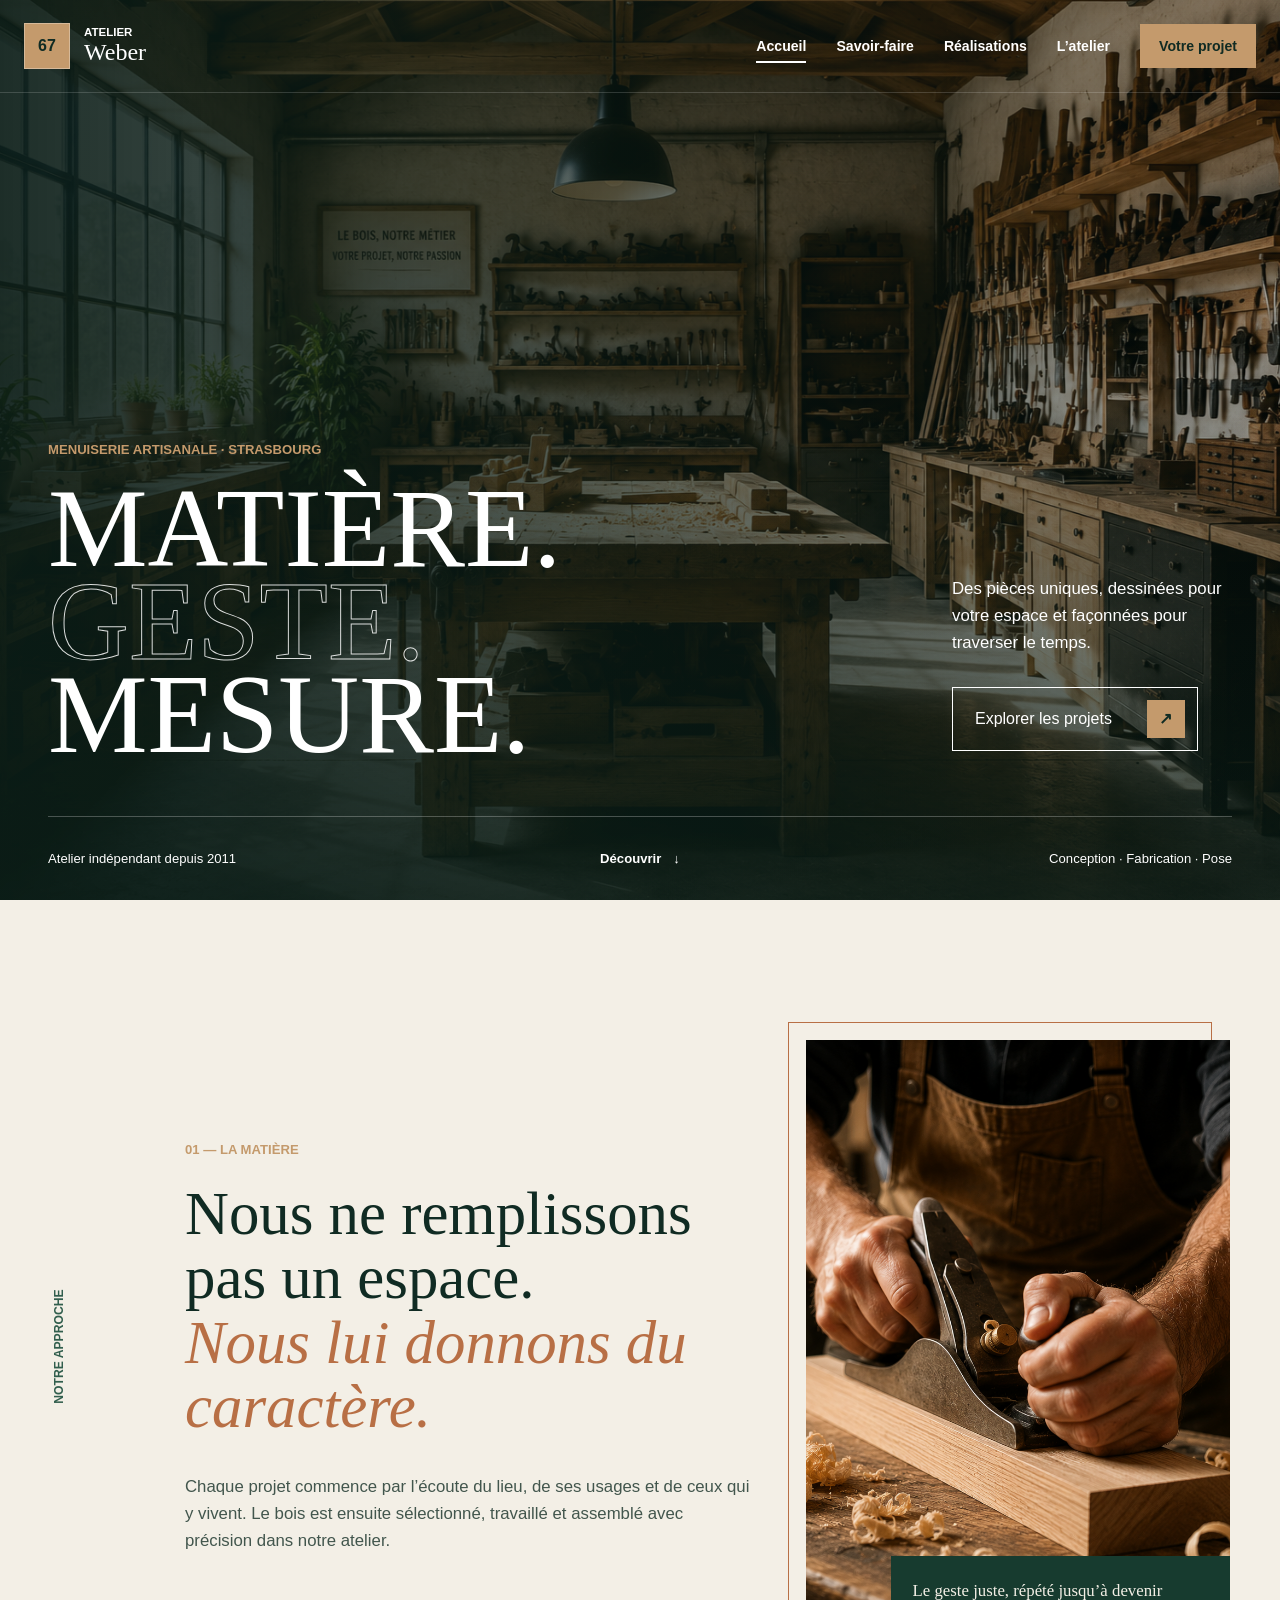
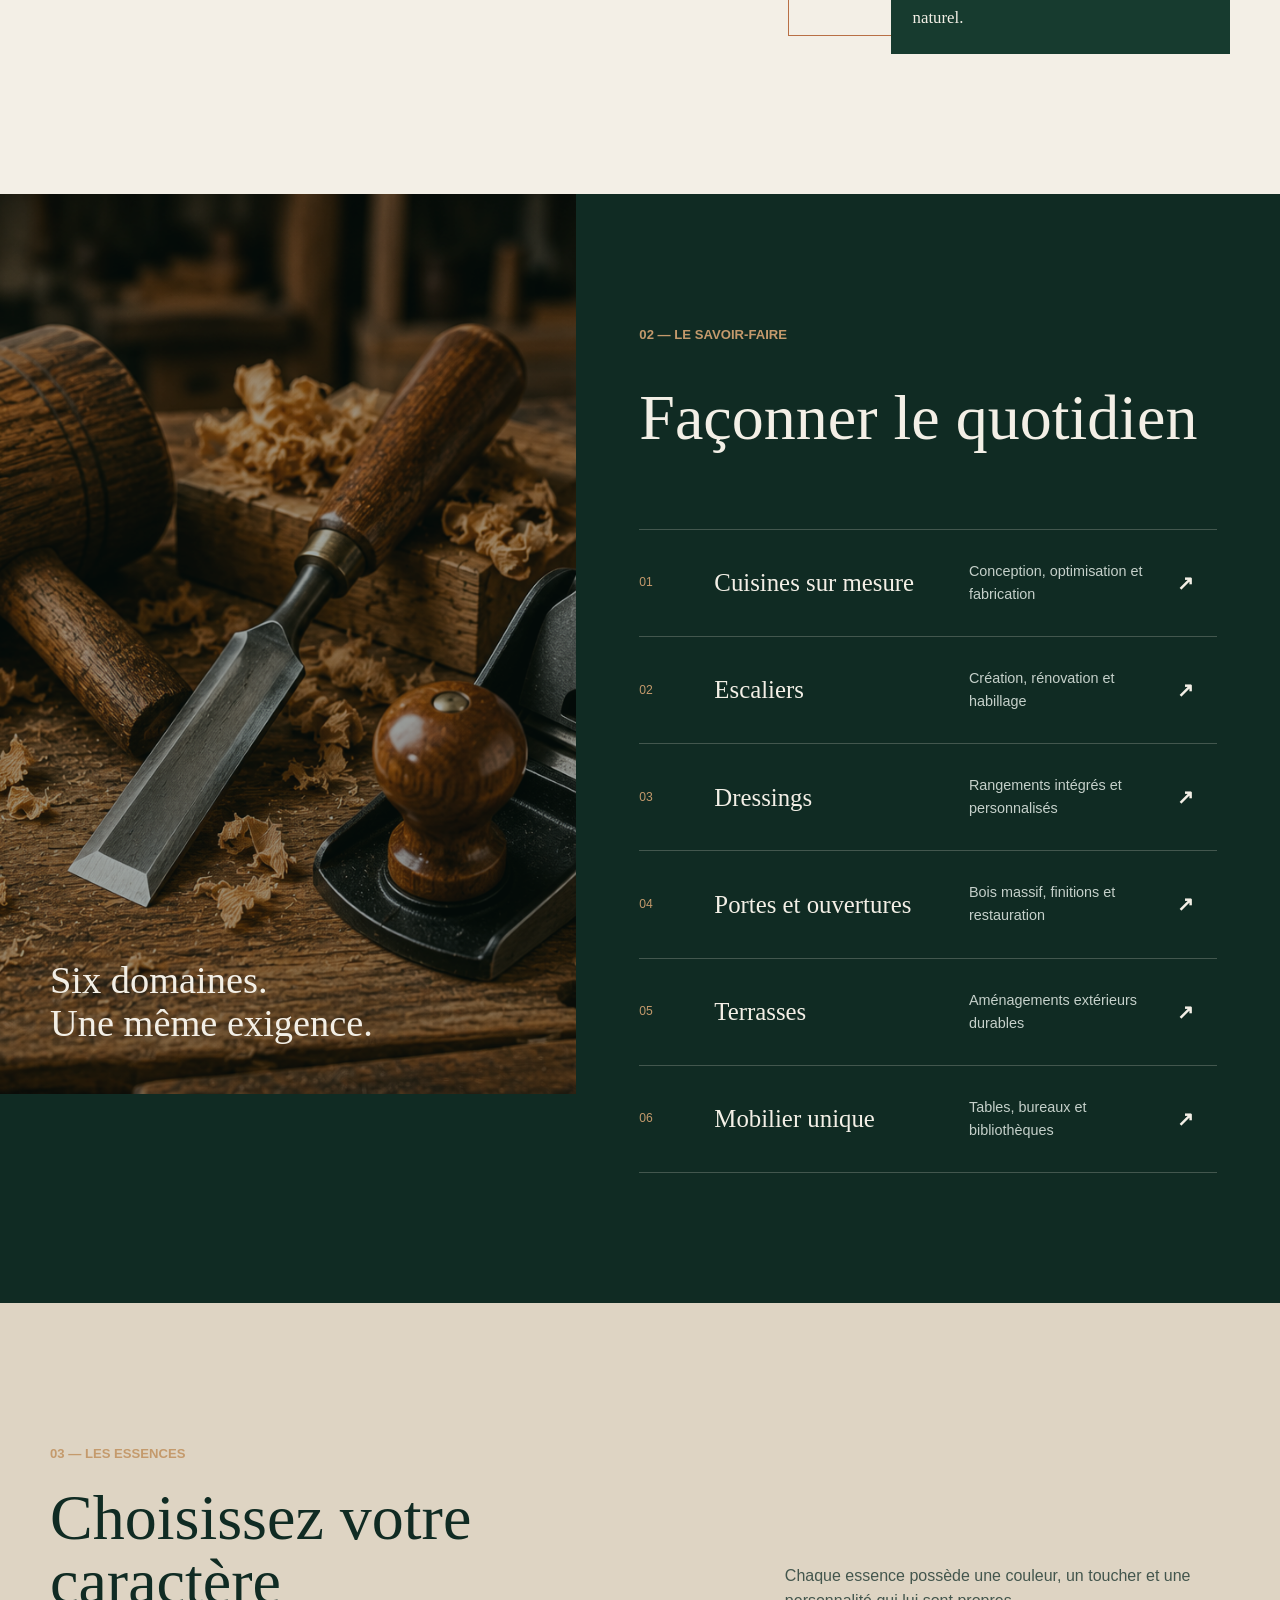
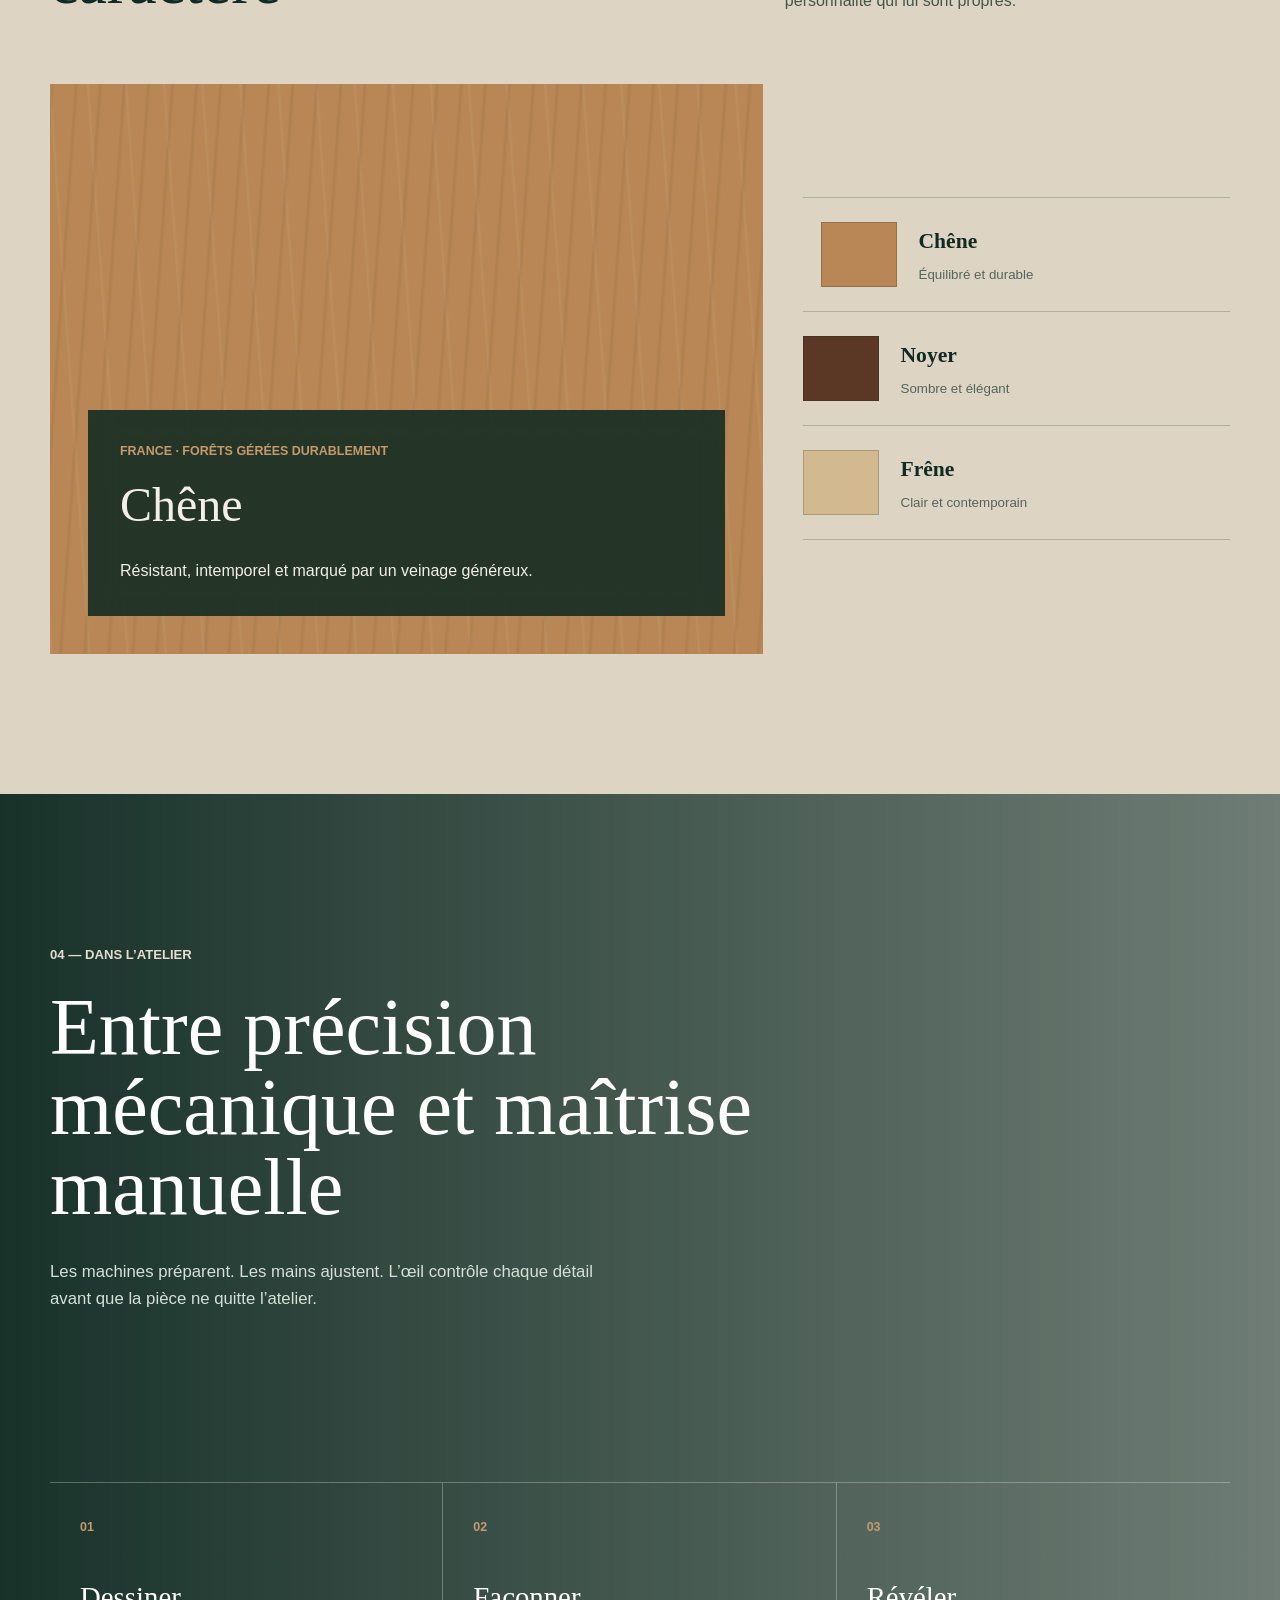
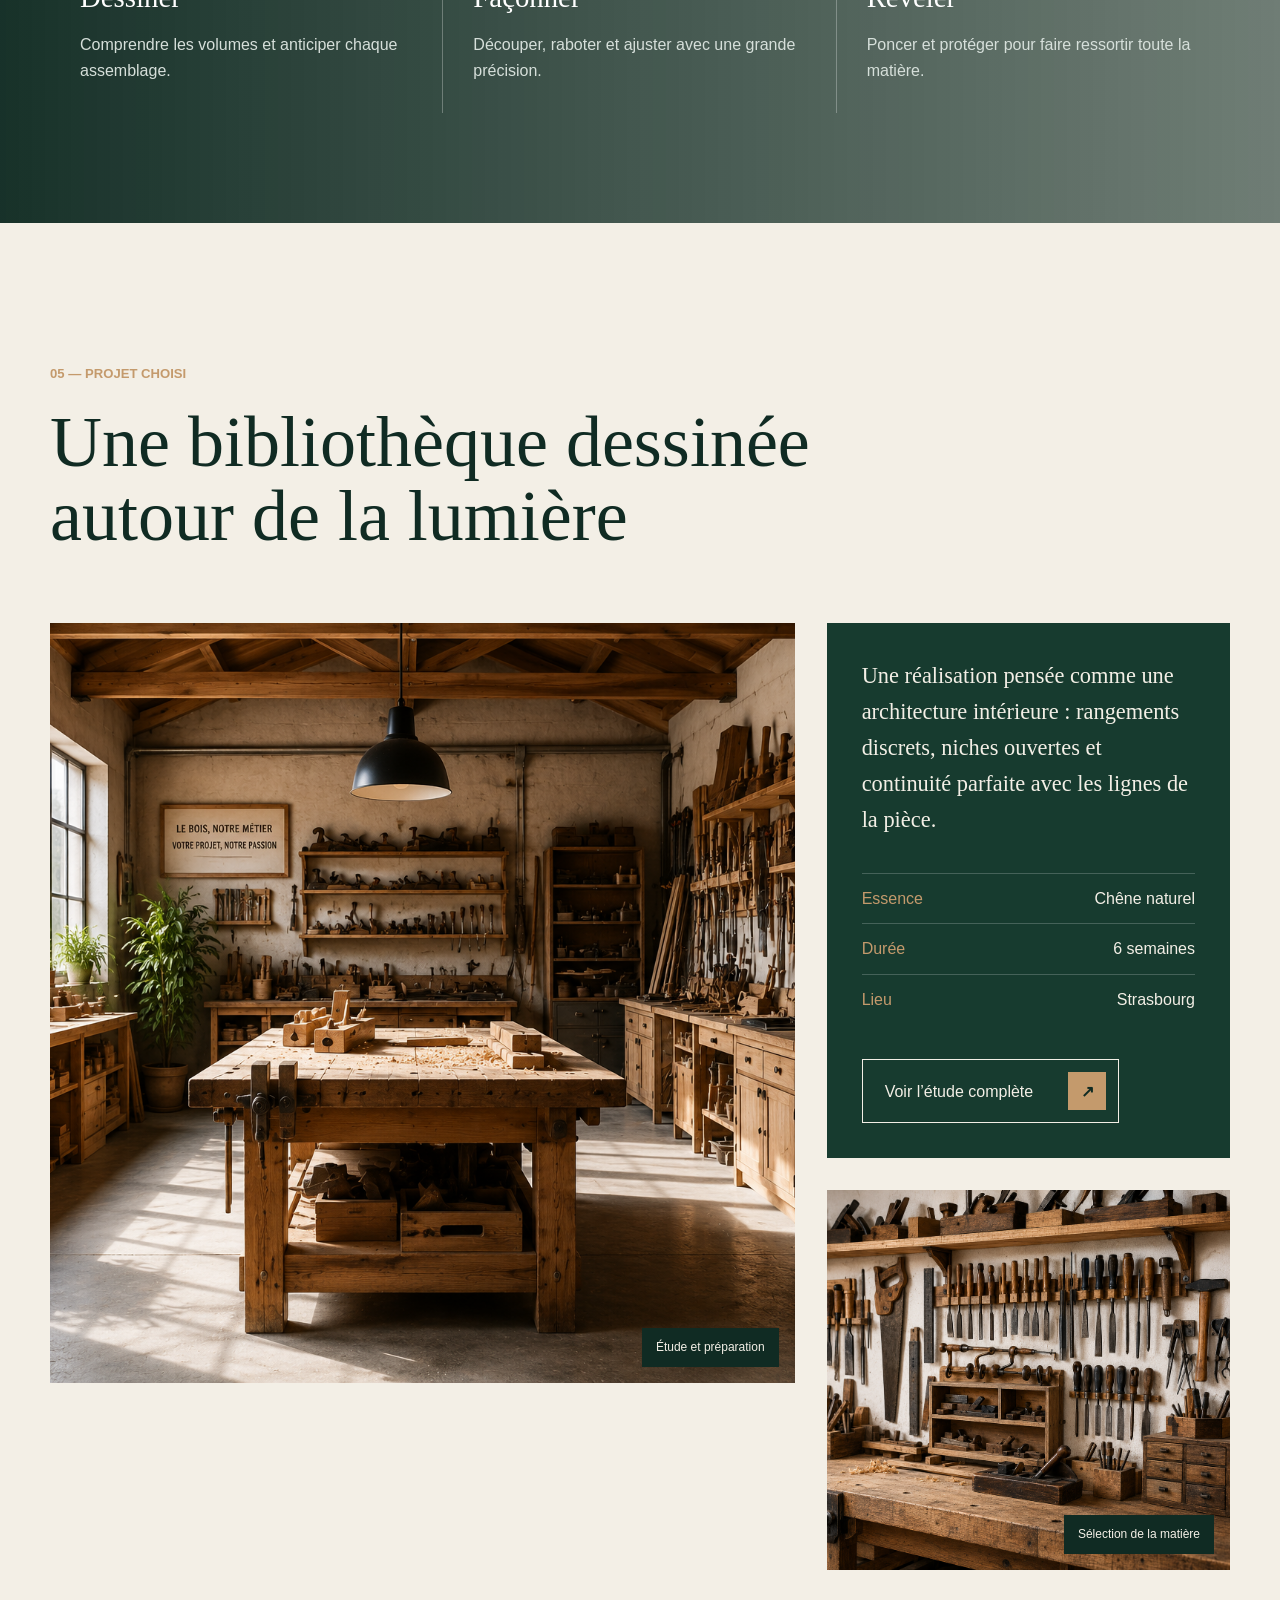
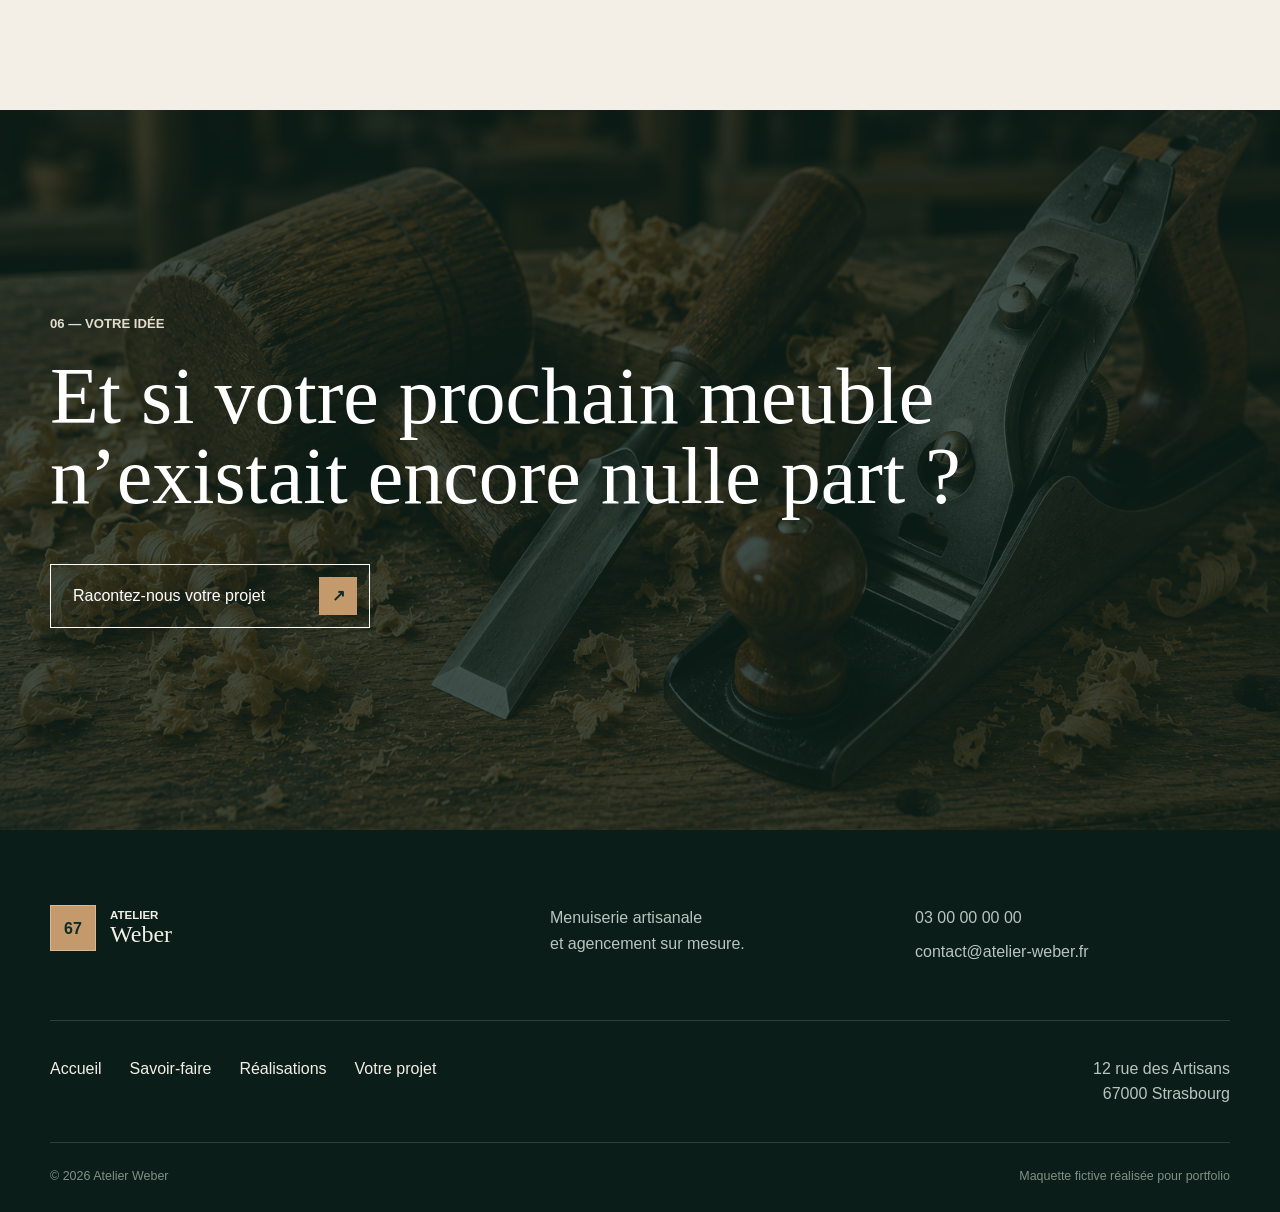
<file: maquettes/menuisier-local/index.html>
<!DOCTYPE html>
<html lang="fr">
<head>
  <meta charset="UTF-8">
  <meta name="viewport" content="width=device-width, initial-scale=1.0">

  <meta
    name="description"
    content="Atelier Weber, menuiserie artisanale et créations en bois sur mesure à Strasbourg."
  >

  <title>Atelier Weber | Menuiserie artisanale</title>
<link
  rel="icon"
  type="image/png"
  href="images/charpenterie.png"
>  

  <link rel="stylesheet" href="style.css">
</head>

<body>
  <div class="scroll-progress" id="scroll-progress"></div>

  <header class="header" id="header">
    <nav class="navbar">
      <a href="index.html" class="brand" aria-label="Atelier Weber, accueil">
        <span class="brand-number">67</span>

        <span class="brand-name">
          Atelier
          <strong>Weber</strong>
        </span>
      </a>

      <button
        class="menu-toggle"
        id="menu-toggle"
        type="button"
        aria-label="Ouvrir le menu"
        aria-expanded="false"
        aria-controls="nav-links"
      >
        <span></span>
        <span></span>
        <span></span>
      </button>

      <ul class="nav-links" id="nav-links">
        <li><a href="index.html" class="active">Accueil</a></li>
        <li><a href="#savoir-faire">Savoir-faire</a></li>
        <li><a href="realisations.html">Réalisations</a></li>
        <li><a href="#atelier">L’atelier</a></li>
        <li><a href="devis.html" class="nav-contact">Votre projet</a></li>
      </ul>
    </nav>
  </header>

  <main>
    <section class="hero" id="accueil">
      <div class="hero-background"></div>
      <div class="hero-shade"></div>
      <div class="wood-particles" id="wood-particles"></div>

      <div class="hero-layout">
        <div class="hero-main">
          <p class="hero-kicker reveal">
            Menuiserie artisanale · Strasbourg
          </p>

          <h1 class="hero-title">
            <span class="reveal">Matière.</span>
            <span class="outline reveal">Geste.</span>
            <span class="reveal">Mesure.</span>
          </h1>
        </div>

        <div class="hero-aside reveal">
          <p>
            Des pièces uniques, dessinées pour votre espace et façonnées
            pour traverser le temps.
          </p>

          <a href="realisations.html" class="round-link">
            <span>Explorer les projets</span>
            <strong>↗</strong>
          </a>
        </div>
      </div>

      <div class="hero-footer">
        <p>Atelier indépendant depuis 2011</p>

        <a href="#manifeste" class="scroll-link">
          Découvrir
          <span>↓</span>
        </a>

        <p>Conception · Fabrication · Pose</p>
      </div>
    </section>

    <section class="manifesto" id="manifeste">
      <div class="container manifesto-layout">
        <p class="vertical-label">Notre approche</p>

        <div class="manifesto-content reveal">
          <p class="section-index">01 — La matière</p>

          <h2>
            Nous ne remplissons pas un espace.
            <span>Nous lui donnons du caractère.</span>
          </h2>

          <p class="manifesto-text">
            Chaque projet commence par l’écoute du lieu, de ses usages
            et de ceux qui y vivent. Le bois est ensuite sélectionné,
            travaillé et assemblé avec précision dans notre atelier.
          </p>
        </div>

        <figure class="manifesto-image reveal">
          <img
            src="images/artisan-rabotage.png"
            alt="Menuisier façonnant une pièce de bois avec un rabot"
          >

          <figcaption>
            Le geste juste, répété jusqu’à devenir naturel.
          </figcaption>
        </figure>
      </div>
    </section>

    <section class="craft-section" id="savoir-faire">
      <div class="craft-visual" id="craft-visual">
        <img
          id="craft-image"
          src="images/outils-menuisier.png"
          alt="Outils traditionnels de menuiserie"
        >
        <div class="craft-visual-shade"></div>

        <p>
          Six domaines.<br>
          Une même exigence.
        </p>
      </div>

      <div class="craft-content">
        <div class="craft-heading reveal">
          <p class="section-index">02 — Le savoir-faire</p>
          <h2>Façonner le quotidien</h2>
        </div>

        <div class="craft-list">
          <a
            href="realisations.html?categorie=cuisine"
            class="craft-item"
            data-image="images/atelier-menuiserie.png"
          >
            <span>01</span>
            <h3>Cuisines sur mesure</h3>
            <p>Conception, optimisation et fabrication</p>
            <strong>↗</strong>
          </a>

          <a
            href="realisations.html?categorie=escalier"
            class="craft-item"
            data-image="images/scie-atelier.png"
          >
            <span>02</span>
            <h3>Escaliers</h3>
            <p>Création, rénovation et habillage</p>
            <strong>↗</strong>
          </a>

          <a
            href="realisations.html?categorie=dressing"
            class="craft-item"
            data-image="images/stock-bois.png"
          >
            <span>03</span>
            <h3>Dressings</h3>
            <p>Rangements intégrés et personnalisés</p>
            <strong>↗</strong>
          </a>

          <a
            href="realisations.html?categorie=porte"
            class="craft-item"
            data-image="images/outils-menuisier.png"
          >
            <span>04</span>
            <h3>Portes et ouvertures</h3>
            <p>Bois massif, finitions et restauration</p>
            <strong>↗</strong>
          </a>

          <a
            href="realisations.html?categorie=terrasse"
            class="craft-item"
            data-image="images/scie-atelier.png"
          >
            <span>05</span>
            <h3>Terrasses</h3>
            <p>Aménagements extérieurs durables</p>
            <strong>↗</strong>
          </a>

          <a
            href="realisations.html?categorie=mobilier"
            class="craft-item"
            data-image="images/atelier-menuiserie.png"
          >
            <span>06</span>
            <h3>Mobilier unique</h3>
            <p>Tables, bureaux et bibliothèques</p>
            <strong>↗</strong>
          </a>
        </div>
      </div>
    </section>

    <section class="wood-lab">
      <div class="container">
        <div class="wood-heading reveal">
          <div>
            <p class="section-index">03 — Les essences</p>
            <h2>Choisissez votre caractère</h2>
          </div>

          <p>
            Chaque essence possède une couleur, un toucher et une
            personnalité qui lui sont propres.
          </p>
        </div>

        <div class="wood-selector">
          <div class="wood-preview" id="wood-preview">
            <div class="wood-grain"></div>

            <div class="wood-information">
              <p id="wood-origin">France · Forêts gérées durablement</p>
              <h3 id="wood-name">Chêne</h3>
              <p id="wood-description">
                Résistant, intemporel et marqué par un veinage généreux.
              </p>
            </div>
          </div>

          <div class="wood-options" role="group" aria-label="Choisir une essence">
            <button
              class="wood-option active"
              type="button"
              data-wood="oak"
              data-name="Chêne"
              data-origin="France · Forêts gérées durablement"
              data-description="Résistant, intemporel et marqué par un veinage généreux."
            >
              <span class="wood-swatch oak"></span>
              <span>
                <strong>Chêne</strong>
                <small>Équilibré et durable</small>
              </span>
            </button>

            <button
              class="wood-option"
              type="button"
              data-wood="walnut"
              data-name="Noyer"
              data-origin="Europe · Sélection premium"
              data-description="Profond, élégant et recherché pour ses nuances contrastées."
            >
              <span class="wood-swatch walnut"></span>
              <span>
                <strong>Noyer</strong>
                <small>Sombre et élégant</small>
              </span>
            </button>

            <button
              class="wood-option"
              type="button"
              data-wood="ash"
              data-name="Frêne"
              data-origin="France · Approvisionnement local"
              data-description="Lumineux, souple et idéal pour les intérieurs contemporains."
            >
              <span class="wood-swatch ash"></span>
              <span>
                <strong>Frêne</strong>
                <small>Clair et contemporain</small>
              </span>
            </button>
          </div>
        </div>
      </div>
    </section>

    <section class="atelier-section" id="atelier">
      <div class="atelier-background"></div>
      <div class="atelier-shade"></div>

      <div class="container atelier-content">
        <p class="section-index light">04 — Dans l’atelier</p>

        <div class="atelier-title reveal">
          <h2>Entre précision mécanique et maîtrise manuelle</h2>

          <p>
            Les machines préparent. Les mains ajustent. L’œil contrôle
            chaque détail avant que la pièce ne quitte l’atelier.
          </p>
        </div>

        <div class="atelier-details">
          <article class="reveal">
            <strong>01</strong>
            <h3>Dessiner</h3>
            <p>Comprendre les volumes et anticiper chaque assemblage.</p>
          </article>

          <article class="reveal">
            <strong>02</strong>
            <h3>Façonner</h3>
            <p>Découper, raboter et ajuster avec une grande précision.</p>
          </article>

          <article class="reveal">
            <strong>03</strong>
            <h3>Révéler</h3>
            <p>Poncer et protéger pour faire ressortir toute la matière.</p>
          </article>
        </div>
      </div>
    </section>

    <section class="featured-project">
      <div class="container">
        <div class="project-heading reveal">
          <p class="section-index">05 — Projet choisi</p>
          <h2>Une bibliothèque dessinée autour de la lumière</h2>
        </div>

        <div class="project-showcase">
          <div class="project-picture large reveal">
            <img
              src="images/atelier-menuiserie.png"
              alt="Atelier de menuiserie artisanal"
            >

            <span>Étude et préparation</span>
          </div>

          <div class="project-description reveal">
            <p>
              Une réalisation pensée comme une architecture intérieure :
              rangements discrets, niches ouvertes et continuité parfaite
              avec les lignes de la pièce.
            </p>

            <dl>
              <div>
                <dt>Essence</dt>
                <dd>Chêne naturel</dd>
              </div>

              <div>
                <dt>Durée</dt>
                <dd>6 semaines</dd>
              </div>

              <div>
                <dt>Lieu</dt>
                <dd>Strasbourg</dd>
              </div>
            </dl>

            <a href="realisations.html" class="round-link dark">
              <span>Voir l’étude complète</span>
              <strong>↗</strong>
            </a>
          </div>

          <div class="project-picture reveal">
            <img
              src="images/stock-bois.png"
              alt="Planches de bois sélectionnées pour une fabrication"
            >

            <span>Sélection de la matière</span>
          </div>
        </div>
      </div>
    </section>

    <section class="project-cta">
      <div class="project-cta-image"></div>
      <div class="project-cta-shade"></div>

      <div class="container project-cta-content">
        <p class="section-index light">06 — Votre idée</p>

        <h2 class="reveal">
          Et si votre prochain meuble n’existait encore nulle part ?
        </h2>

        <a href="devis.html" class="cta-link reveal">
          <span>Racontez-nous votre projet</span>
          <strong>↗</strong>
        </a>
      </div>
    </section>
  </main>

  <footer class="footer">
    <div class="container footer-top">
      <a href="index.html" class="brand footer-brand">
        <span class="brand-number">67</span>

        <span class="brand-name">
          Atelier
          <strong>Weber</strong>
        </span>
      </a>

      <p>
        Menuiserie artisanale<br>
        et agencement sur mesure.
      </p>

      <div class="footer-contact">
        <a href="tel:+33300000000">03 00 00 00 00</a>
        <a href="mailto:contact@atelier-weber.fr">
          contact@atelier-weber.fr
        </a>
      </div>
    </div>

    <div class="container footer-links">
      <nav aria-label="Navigation du pied de page">
        <a href="index.html">Accueil</a>
        <a href="#savoir-faire">Savoir-faire</a>
        <a href="realisations.html">Réalisations</a>
        <a href="devis.html">Votre projet</a>
      </nav>

      <address>
        12 rue des Artisans<br>
        67000 Strasbourg
      </address>
    </div>

    <div class="container footer-bottom">
      <p>© 2026 Atelier Weber</p>
      <p>Maquette fictive réalisée pour portfolio</p>
    </div>
  </footer>

  <script src="script.js"></script>
</body>
</html>
</file>
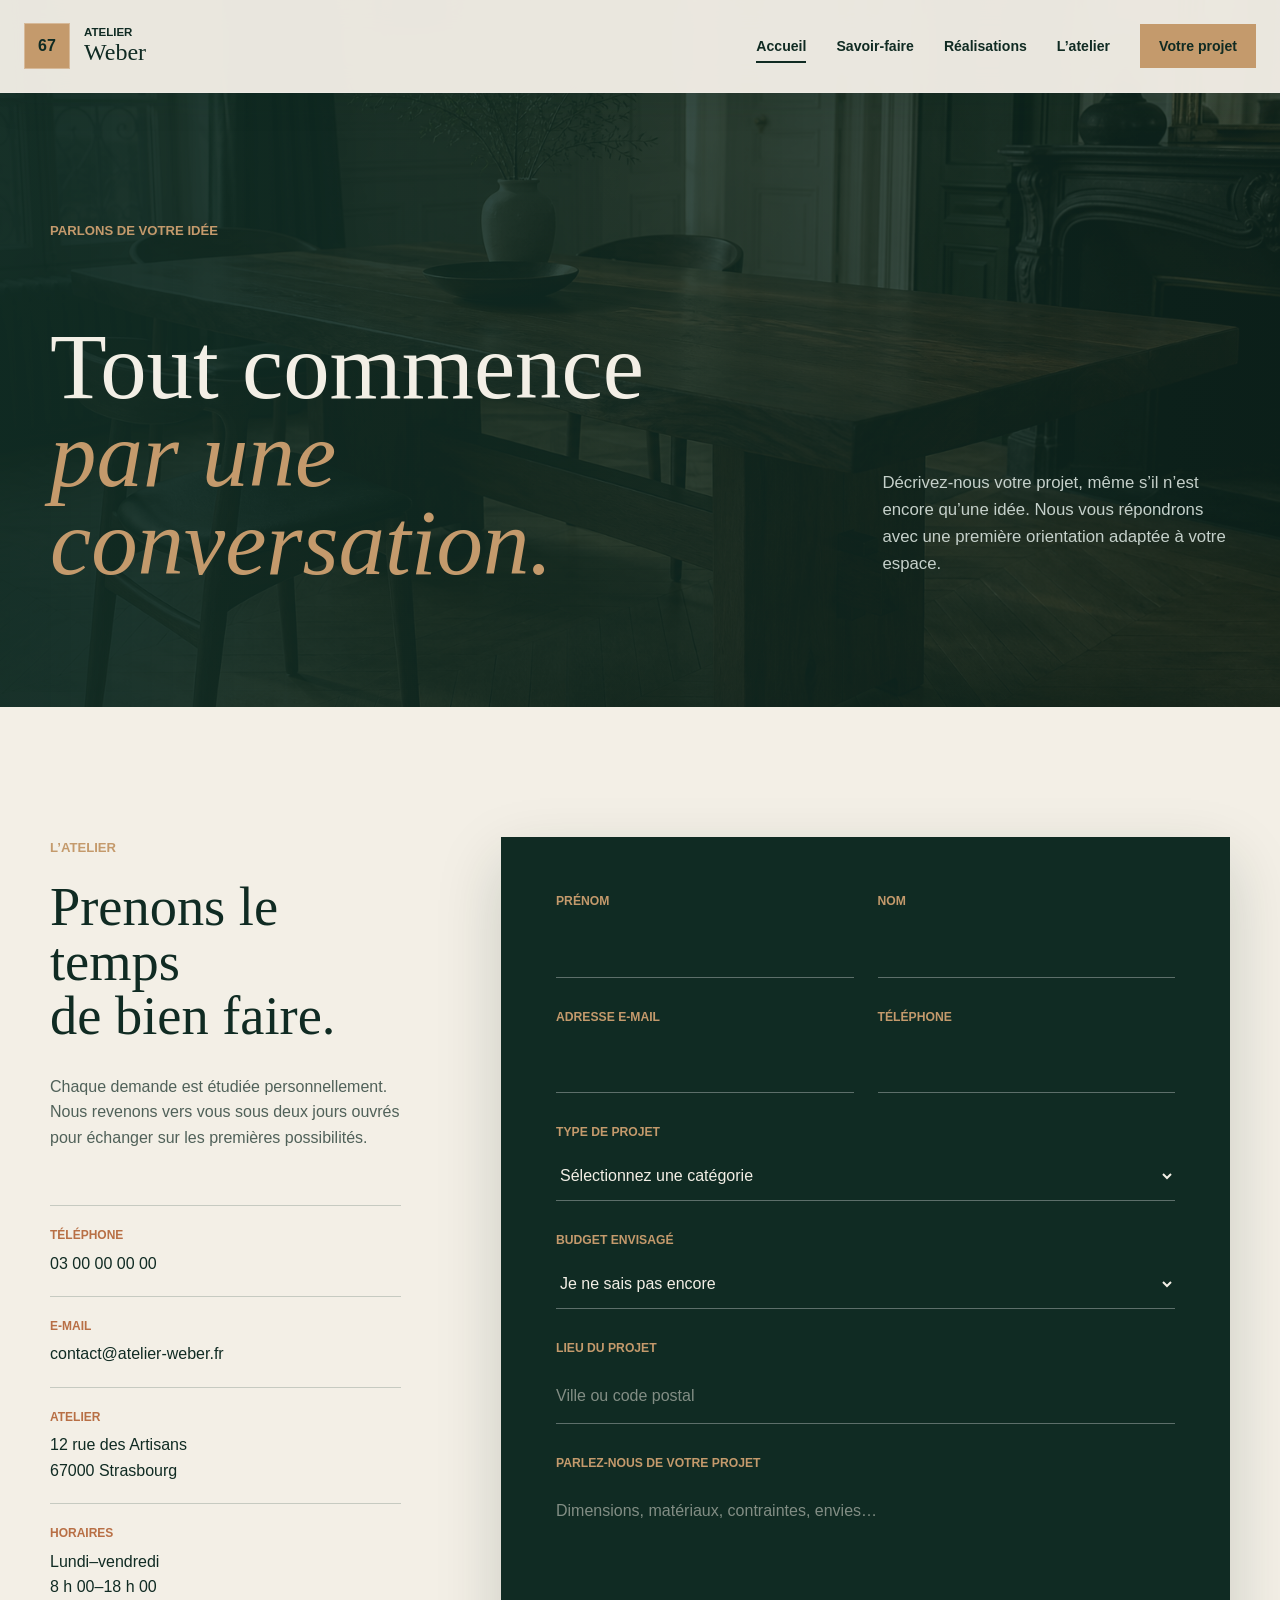
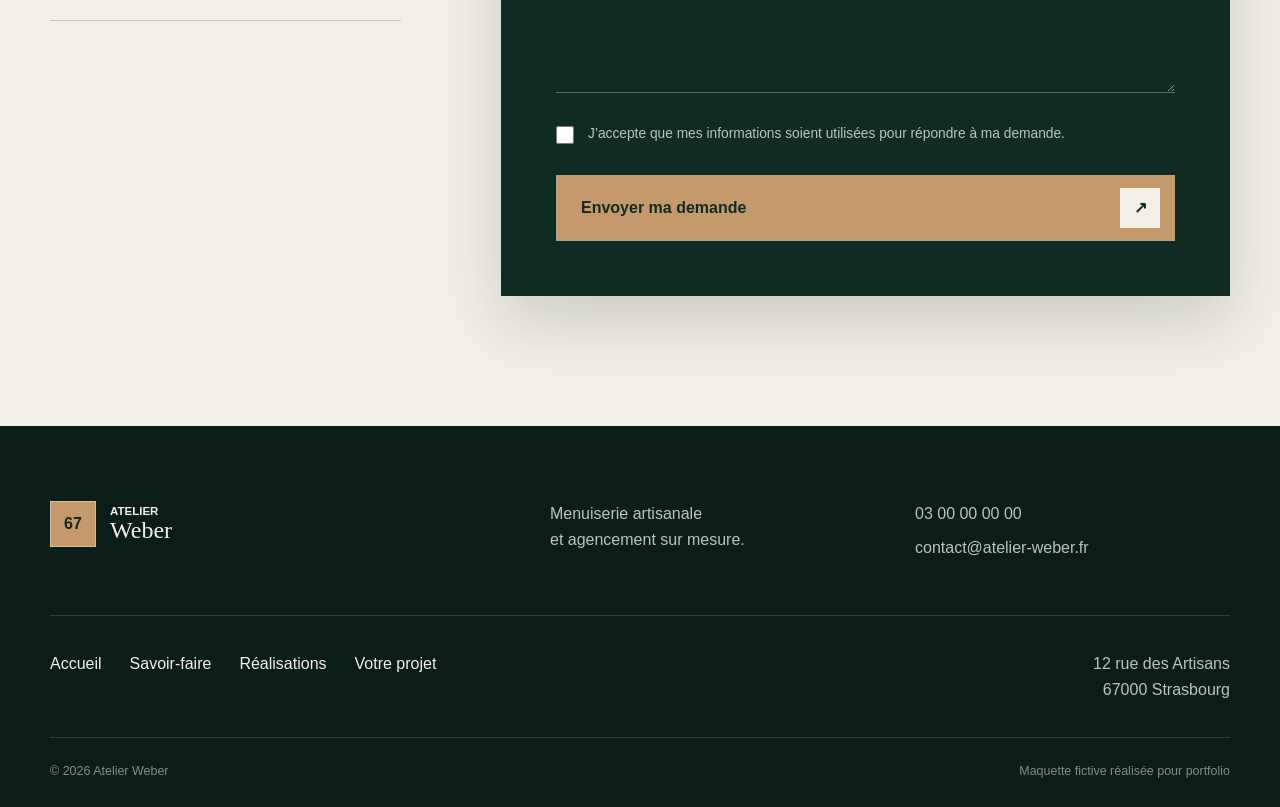
<file: maquettes/menuisier-local/devis.html>
<!DOCTYPE html>
<html lang="fr">
<head>
  <meta charset="UTF-8">

  <meta
    name="viewport"
    content="width=device-width, initial-scale=1.0"
  >

  <meta
    name="description"
    content="Présentez votre projet de menuiserie sur mesure à l’Atelier Weber."
  >

  <title>Votre projet | Atelier Weber</title>
<link
  rel="icon"
  type="image/png"
  href="images/charpenterie.png"
>
  <link rel="stylesheet" href="style.css">
</head>

<body class="inner-page">
  <div
    class="scroll-progress"
    id="scroll-progress"
  ></div>

  <header class="header" id="header">
    <nav class="navbar">
      <a
        href="index.html"
        class="brand"
        aria-label="Atelier Weber, accueil"
      >
        <span class="brand-number">67</span>

        <span class="brand-name">
          Atelier
          <strong>Weber</strong>
        </span>
      </a>

      <button
        class="menu-toggle"
        id="menu-toggle"
        type="button"
        aria-label="Ouvrir le menu"
        aria-expanded="false"
        aria-controls="nav-links"
      >
        <span></span>
        <span></span>
        <span></span>
      </button>

      <ul class="nav-links" id="nav-links">
        <li>
          <a href="index.html">Accueil</a>
        </li>

        <li>
          <a href="index.html#savoir-faire">
            Savoir-faire
          </a>
        </li>

        <li>
          <a href="realisations.html">
            Réalisations
          </a>
        </li>

        <li>
          <a href="index.html#atelier">
            L’atelier
          </a>
        </li>

        <li>
          <a
            href="devis.html"
            class="nav-contact active"
          >
            Votre projet
          </a>
        </li>
      </ul>
    </nav>
  </header>

  <main>
    <section class="quote-hero">
      <div class="container quote-hero-content">
        <p class="section-index">
          Parlons de votre idée
        </p>

        <h1 class="reveal">
          Tout commence<br>
          <span>par une conversation.</span>
        </h1>

        <p class="quote-introduction reveal">
          Décrivez-nous votre projet, même s’il n’est encore
          qu’une idée. Nous vous répondrons avec une première
          orientation adaptée à votre espace.
        </p>
      </div>
    </section>

    <section class="quote-section">
      <div class="container quote-layout">
        <aside class="quote-information reveal">
          <p class="section-index">
            L’atelier
          </p>

          <h2>
            Prenons le temps<br>
            de bien faire.
          </h2>

          <p>
            Chaque demande est étudiée personnellement.
            Nous revenons vers vous sous deux jours ouvrés
            pour échanger sur les premières possibilités.
          </p>

          <dl>
            <div>
              <dt>Téléphone</dt>
              <dd>
                <a href="tel:+33300000000">
                  03 00 00 00 00
                </a>
              </dd>
            </div>

            <div>
              <dt>E-mail</dt>
              <dd>
                <a href="mailto:contact@atelier-weber.fr">
                  contact@atelier-weber.fr
                </a>
              </dd>
            </div>

            <div>
              <dt>Atelier</dt>
              <dd>
                12 rue des Artisans<br>
                67000 Strasbourg
              </dd>
            </div>

            <div>
              <dt>Horaires</dt>
              <dd>
                Lundi–vendredi<br>
                8 h 00–18 h 00
              </dd>
            </div>
          </dl>
        </aside>

        <div class="quote-form-wrapper reveal">
          <form class="quote-form" id="quote-form">
            <div class="form-row">
              <div class="form-field">
                <label for="firstname">
                  Prénom
                </label>

                <input
                  type="text"
                  id="firstname"
                  name="firstname"
                  autocomplete="given-name"
                  required
                >
              </div>

              <div class="form-field">
                <label for="lastname">
                  Nom
                </label>

                <input
                  type="text"
                  id="lastname"
                  name="lastname"
                  autocomplete="family-name"
                  required
                >
              </div>
            </div>

            <div class="form-row">
              <div class="form-field">
                <label for="email">
                  Adresse e-mail
                </label>

                <input
                  type="email"
                  id="email"
                  name="email"
                  autocomplete="email"
                  required
                >
              </div>

              <div class="form-field">
                <label for="phone">
                  Téléphone
                </label>

                <input
                  type="tel"
                  id="phone"
                  name="phone"
                  autocomplete="tel"
                >
              </div>
            </div>

            <div class="form-field">
              <label for="project-type">
                Type de projet
              </label>

              <select
                id="project-type"
                name="project-type"
                required
              >
                <option value="">
                  Sélectionnez une catégorie
                </option>

                <option value="cuisine">
                  Cuisine sur mesure
                </option>

                <option value="escalier">
                  Escalier
                </option>

                <option value="dressing">
                  Dressing ou rangement
                </option>

                <option value="porte">
                  Porte ou ouverture
                </option>

                <option value="terrasse">
                  Terrasse
                </option>

                <option value="mobilier">
                  Mobilier unique
                </option>

                <option value="autre">
                  Autre projet
                </option>
              </select>
            </div>

            <div class="form-field">
              <label for="budget">
                Budget envisagé
              </label>

              <select id="budget" name="budget">
                <option value="">
                  Je ne sais pas encore
                </option>

                <option value="moins-5000">
                  Moins de 5 000 €
                </option>

                <option value="5000-10000">
                  Entre 5 000 € et 10 000 €
                </option>

                <option value="10000-20000">
                  Entre 10 000 € et 20 000 €
                </option>

                <option value="plus-20000">
                  Plus de 20 000 €
                </option>
              </select>
            </div>

            <div class="form-field">
              <label for="location">
                Lieu du projet
              </label>

              <input
                type="text"
                id="location"
                name="location"
                placeholder="Ville ou code postal"
                autocomplete="postal-code"
              >
            </div>

            <div class="form-field">
              <label for="message">
                Parlez-nous de votre projet
              </label>

              <textarea
                id="message"
                name="message"
                rows="7"
                placeholder="Dimensions, matériaux, contraintes, envies…"
                required
              ></textarea>
            </div>

            <label class="form-consent">
              <input
                type="checkbox"
                name="consent"
                required
              >

              <span>
                J’accepte que mes informations soient utilisées
                pour répondre à ma demande.
              </span>
            </label>

            <button class="form-submit" type="submit">
              <span>Envoyer ma demande</span>
              <strong>↗</strong>
            </button>

            <p
              class="form-status"
              id="form-status"
              role="status"
              aria-live="polite"
            ></p>
          </form>
        </div>
      </div>
    </section>
  </main>

  <footer class="footer">
    <div class="container footer-top">
      <a
        href="index.html"
        class="brand footer-brand"
      >
        <span class="brand-number">67</span>

        <span class="brand-name">
          Atelier
          <strong>Weber</strong>
        </span>
      </a>

      <p>
        Menuiserie artisanale<br>
        et agencement sur mesure.
      </p>

      <div class="footer-contact">
        <a href="tel:+33300000000">
          03 00 00 00 00
        </a>

        <a href="mailto:contact@atelier-weber.fr">
          contact@atelier-weber.fr
        </a>
      </div>
    </div>

    <div class="container footer-links">
      <nav aria-label="Navigation du pied de page">
        <a href="index.html">Accueil</a>

        <a href="index.html#savoir-faire">
          Savoir-faire
        </a>

        <a href="realisations.html">
          Réalisations
        </a>

        <a href="devis.html">
          Votre projet
        </a>
      </nav>

      <address>
        12 rue des Artisans<br>
        67000 Strasbourg
      </address>
    </div>

    <div class="container footer-bottom">
      <p>© 2026 Atelier Weber</p>

      <p>
        Maquette fictive réalisée pour portfolio
      </p>
    </div>
  </footer>

  <script src="script.js"></script>
</body>
</html>
</file>
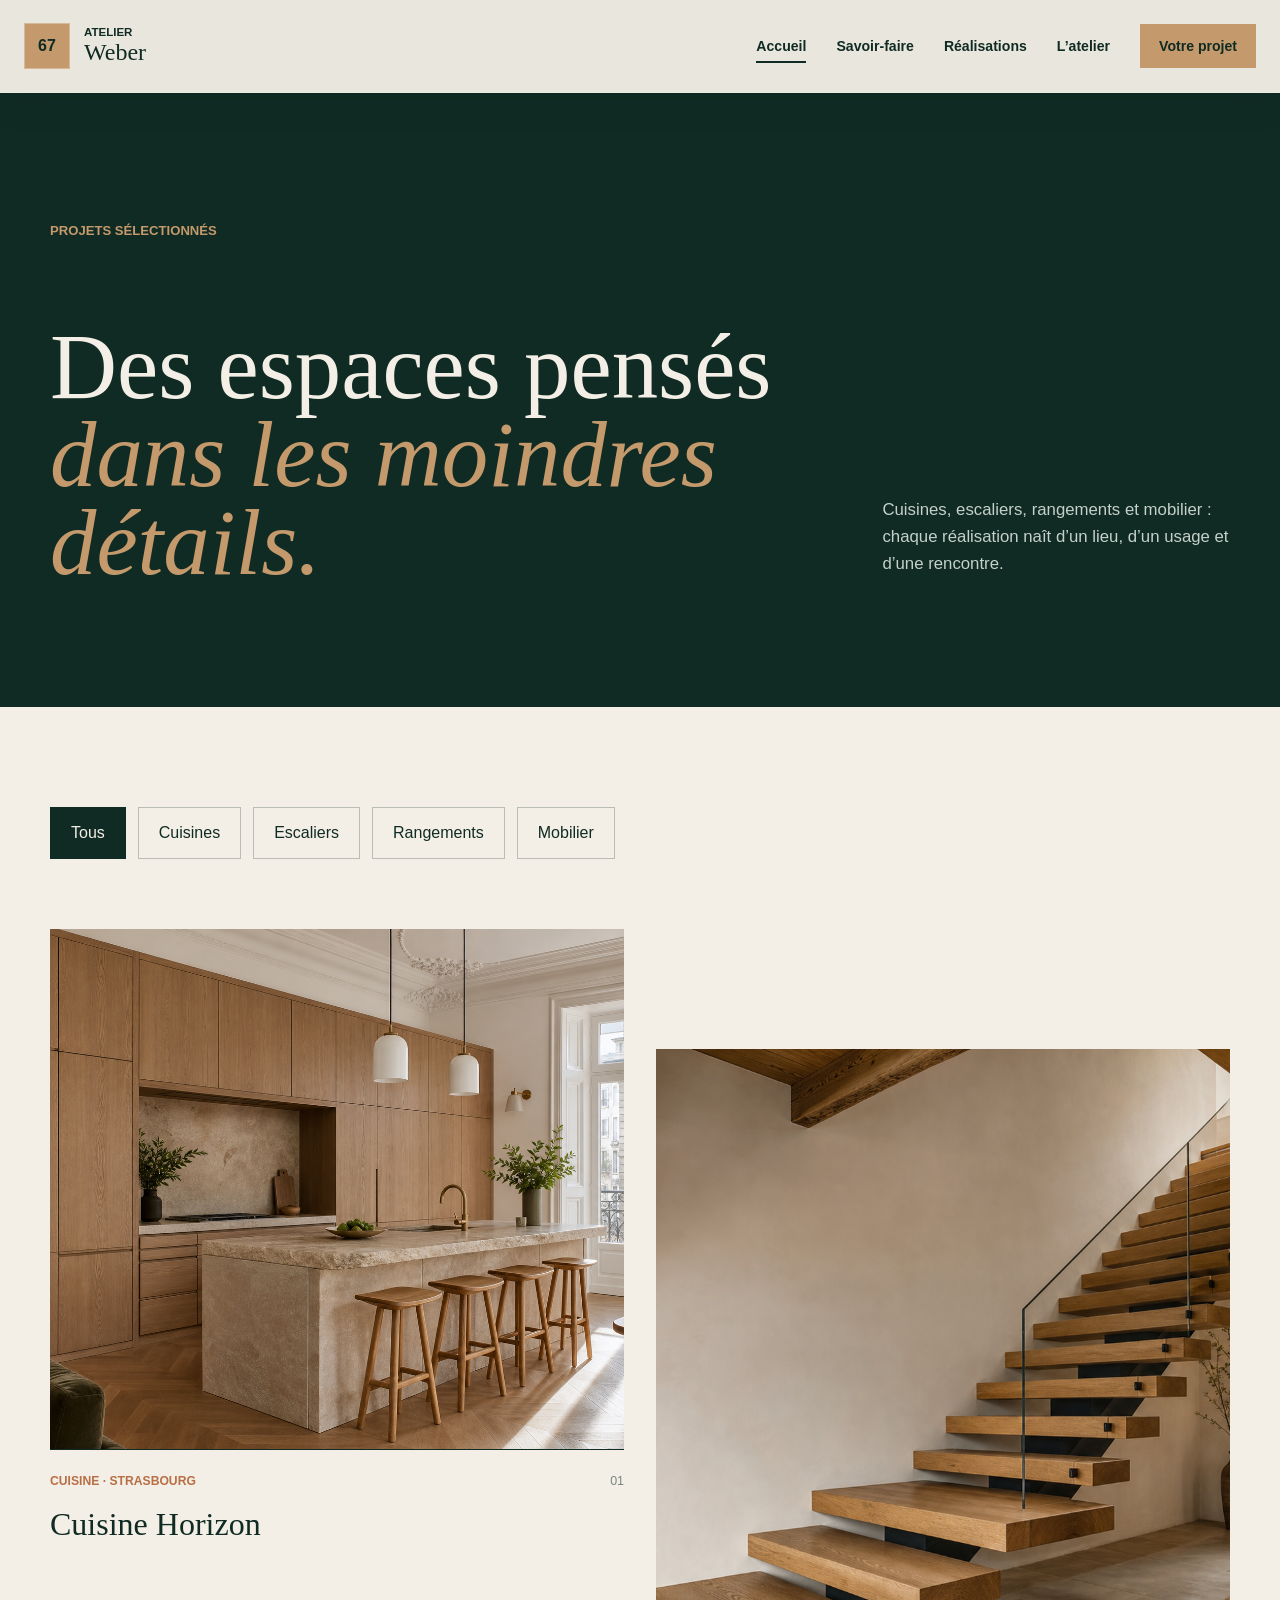
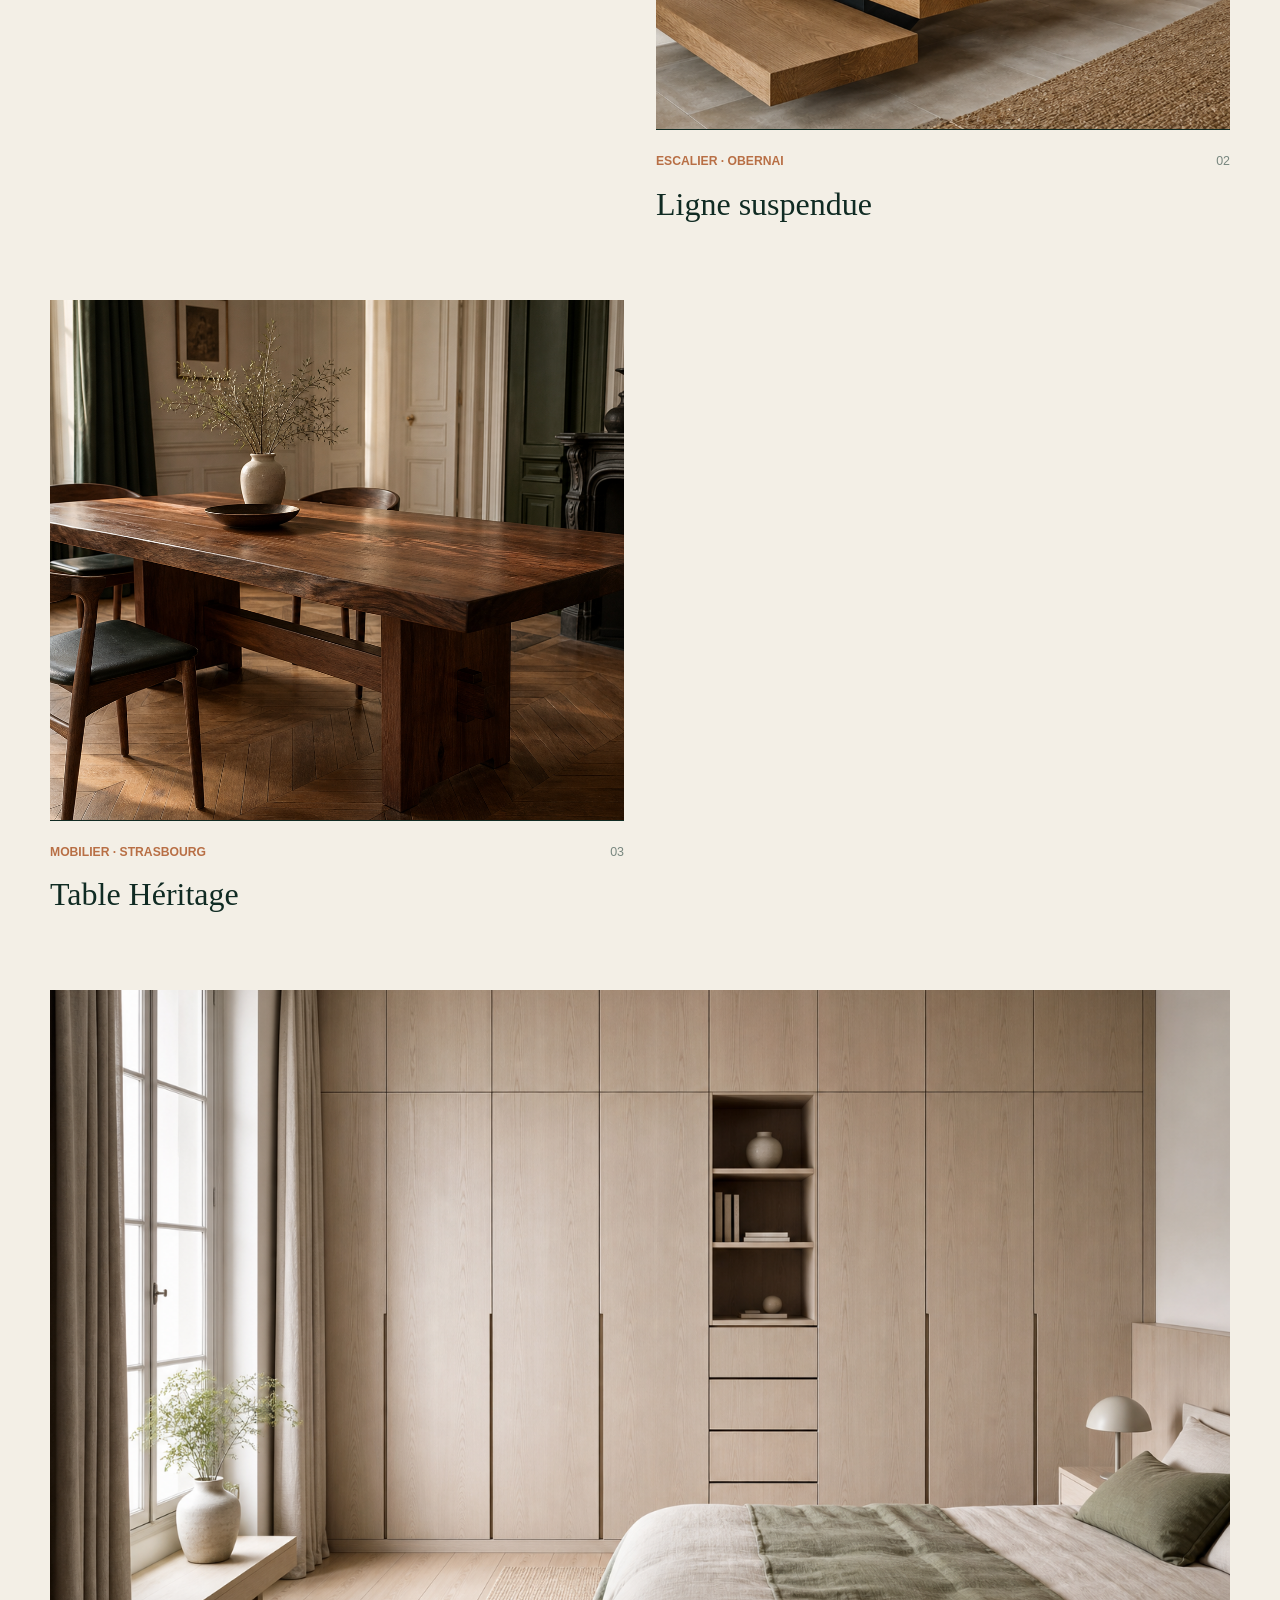
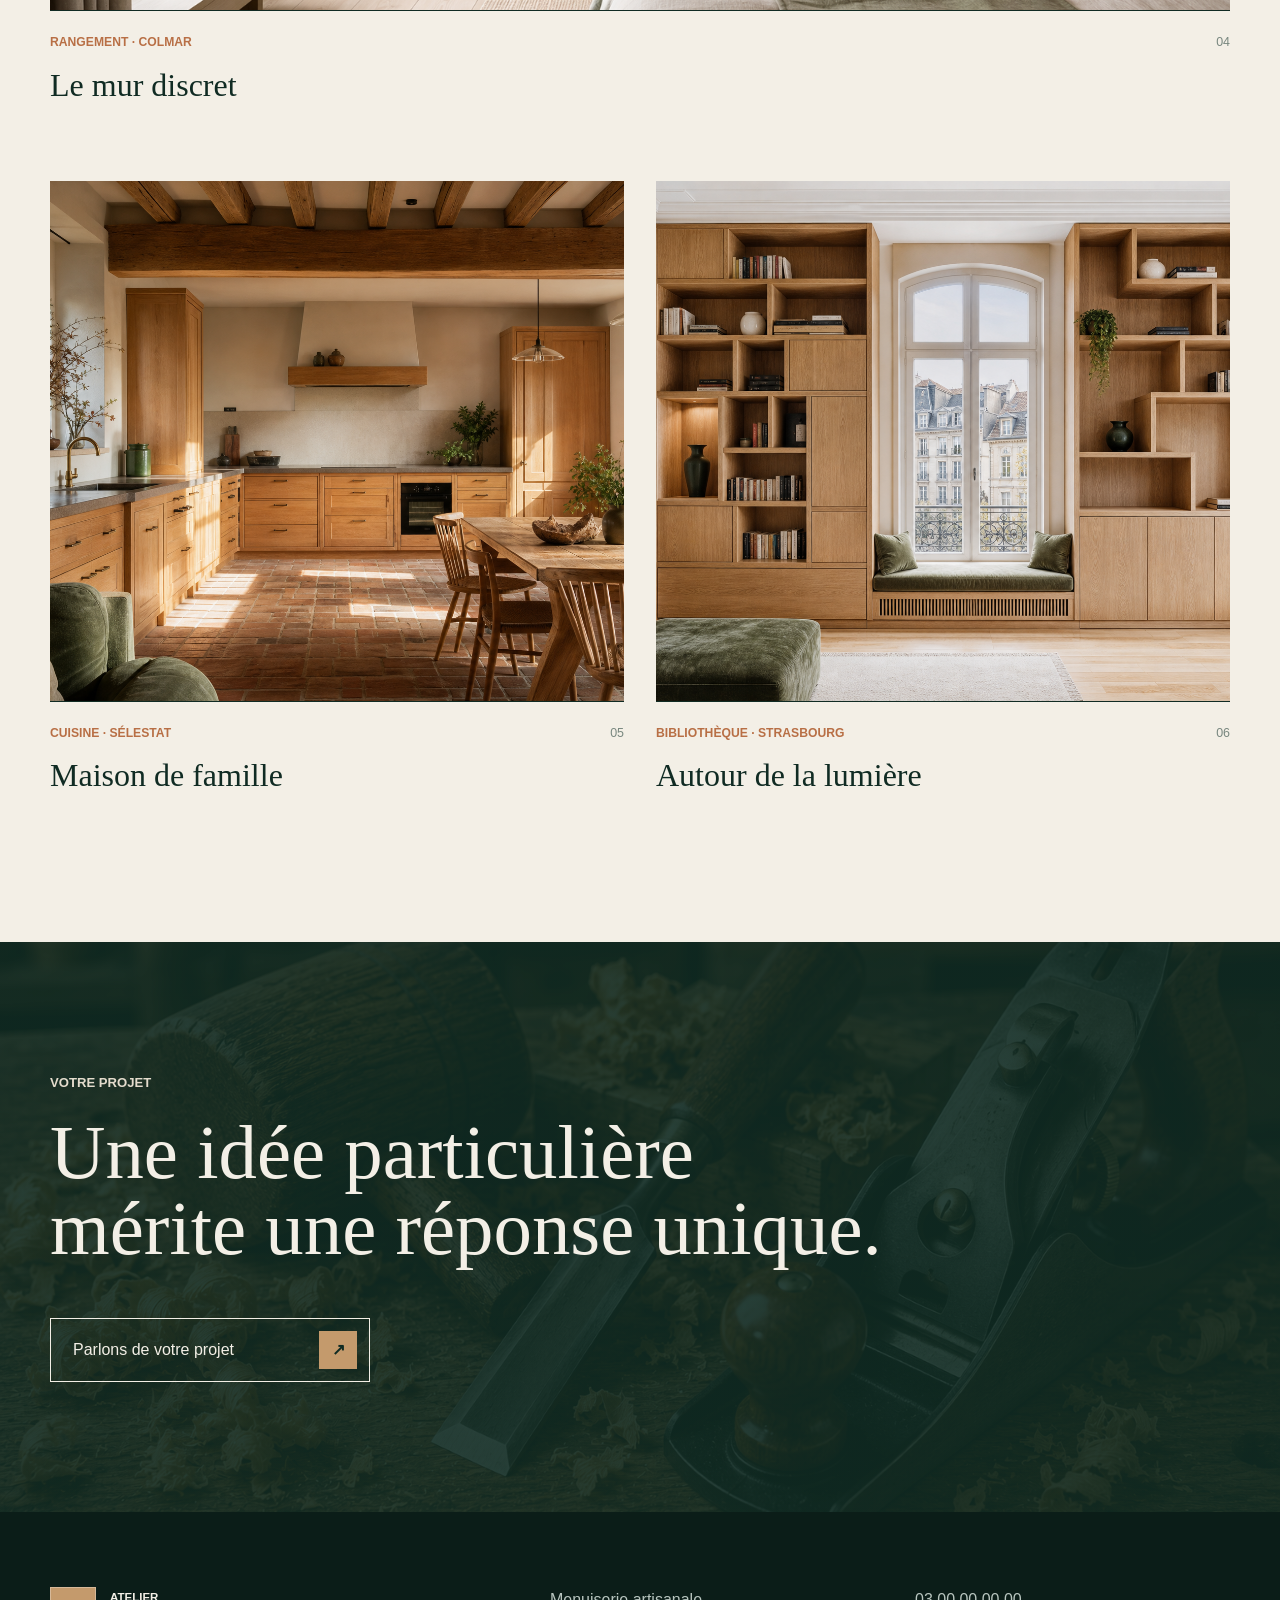
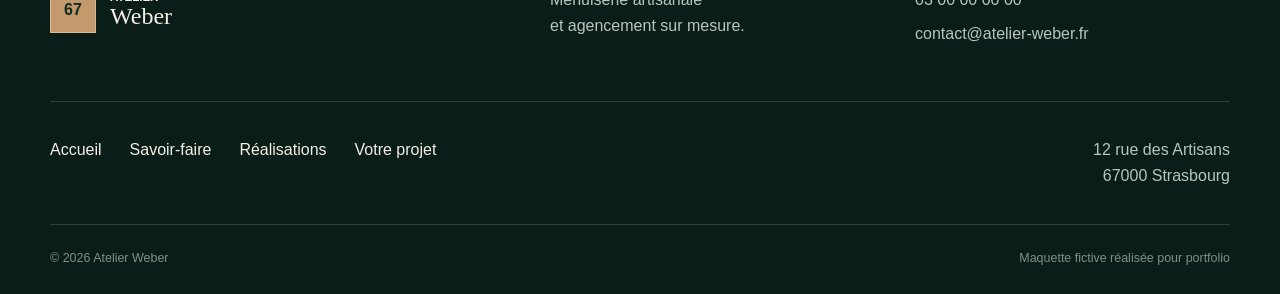
<file: maquettes/menuisier-local/realisations.html>
<!DOCTYPE html>
<html lang="fr">
<head>
  <meta charset="UTF-8">

  <meta
    name="viewport"
    content="width=device-width, initial-scale=1.0"
  >

  <meta
    name="description"
    content="Découvrez les réalisations sur mesure de l’Atelier Weber à Strasbourg."
  >

  <title>Réalisations | Atelier Weber</title>
<link
  rel="icon"
  type="image/png"
  href="images/charpenterie.png"
>
  <link rel="stylesheet" href="style.css">
</head>

<body class="inner-page">
  <div
    class="scroll-progress"
    id="scroll-progress"
  ></div>

  <header class="header" id="header">
    <nav class="navbar">
      <a
        href="index.html"
        class="brand"
        aria-label="Atelier Weber, accueil"
      >
        <span class="brand-number">67</span>

        <span class="brand-name">
          Atelier
          <strong>Weber</strong>
        </span>
      </a>

      <button
        class="menu-toggle"
        id="menu-toggle"
        type="button"
        aria-label="Ouvrir le menu"
        aria-expanded="false"
        aria-controls="nav-links"
      >
        <span></span>
        <span></span>
        <span></span>
      </button>

      <ul class="nav-links" id="nav-links">
        <li>
          <a href="index.html">
            Accueil
          </a>
        </li>

        <li>
          <a href="index.html#savoir-faire">
            Savoir-faire
          </a>
        </li>

        <li>
          <a
            href="realisations.html"
            class="active"
          >
            Réalisations
          </a>
        </li>

        <li>
          <a href="index.html#atelier">
            L’atelier
          </a>
        </li>

        <li>
          <a
            href="devis.html"
            class="nav-contact"
          >
            Votre projet
          </a>
        </li>
      </ul>
    </nav>
  </header>

  <main>
    <section class="projects-hero">
      <div class="container projects-hero-content">
        <p class="section-index">
          Projets sélectionnés
        </p>

        <h1 class="reveal">
          Des espaces pensés<br>
          <span>dans les moindres détails.</span>
        </h1>

        <p class="projects-introduction reveal">
          Cuisines, escaliers, rangements et mobilier :
          chaque réalisation naît d’un lieu, d’un usage
          et d’une rencontre.
        </p>
      </div>
    </section>

    <section class="projects-section">
      <div class="container">
        <div
          class="projects-filters"
          role="group"
          aria-label="Filtrer les réalisations"
        >
          <button
            class="project-filter active"
            type="button"
            data-filter="all"
            aria-pressed="true"
          >
            Tous
          </button>

          <button
            class="project-filter"
            type="button"
            data-filter="cuisine"
            aria-pressed="false"
          >
            Cuisines
          </button>

          <button
            class="project-filter"
            type="button"
            data-filter="escalier"
            aria-pressed="false"
          >
            Escaliers
          </button>

          <button
            class="project-filter"
            type="button"
            data-filter="dressing"
            aria-pressed="false"
          >
            Rangements
          </button>

          <button
            class="project-filter"
            type="button"
            data-filter="mobilier"
            aria-pressed="false"
          >
            Mobilier
          </button>
        </div>

        <div class="projects-grid">

          <!-- PROJET 01 : CUISINE HORIZON -->

          <article
            class="project-card reveal"
            data-category="cuisine"
          >
            <div class="project-card-image">
              <img
                src="images/realisation-cuisine-horizon.png"
                alt="Cuisine contemporaine en chêne réalisée sur mesure"
              >
            </div>

            <div class="project-card-content">
              <div>
                <p>Cuisine · Strasbourg</p>
                <h2>Cuisine Horizon</h2>
              </div>

              <span>01</span>
            </div>
          </article>

          <!-- PROJET 02 : ESCALIER -->

          <article
            class="project-card project-card-tall reveal"
            data-category="escalier"
          >
            <div class="project-card-image">
              <img
                src="images/realisation-escalier-suspendu.png"
                alt="Escalier contemporain suspendu en bois massif"
              >
            </div>

            <div class="project-card-content">
              <div>
                <p>Escalier · Obernai</p>
                <h2>Ligne suspendue</h2>
              </div>

              <span>02</span>
            </div>
          </article>

          <!-- PROJET 03 : TABLE EN NOYER -->

          <article
            class="project-card reveal"
            data-category="mobilier"
          >
            <div class="project-card-image">
              <img
                src="images/realisation-table-heritage.png"
                alt="Table en noyer massif fabriquée artisanalement"
              >
            </div>

            <div class="project-card-content">
              <div>
                <p>Mobilier · Strasbourg</p>
                <h2>Table Héritage</h2>
              </div>

              <span>03</span>
            </div>
          </article>

          <!-- PROJET 04 : DRESSING -->

          <article
            class="project-card project-card-wide reveal"
            data-category="dressing"
          >
            <div class="project-card-image">
              <img
                src="images/realisation-dressing-colmar.png"
                alt="Dressing intégré réalisé sur mesure en bois clair"
              >
            </div>

            <div class="project-card-content">
              <div>
                <p>Rangement · Colmar</p>
                <h2>Le mur discret</h2>
              </div>

              <span>04</span>
            </div>
          </article>

          <!-- PROJET 05 : CUISINE FAMILIALE -->

          <article
            class="project-card reveal"
            data-category="cuisine"
          >
            <div class="project-card-image">
              <img
                src="images/realisation-cuisine-famille.png"
                alt="Cuisine familiale en bois fabriquée sur mesure"
              >
            </div>

            <div class="project-card-content">
              <div>
                <p>Cuisine · Sélestat</p>
                <h2>Maison de famille</h2>
              </div>

              <span>05</span>
            </div>
          </article>

          <!-- PROJET 06 : BIBLIOTHÈQUE -->

          <article
            class="project-card reveal"
            data-category="mobilier"
          >
            <div class="project-card-image">
              <img
                src="images/realisation-bibliotheque-lumiere.png"
                alt="Bibliothèque en chêne naturel construite autour d’une fenêtre"
              >
            </div>

            <div class="project-card-content">
              <div>
                <p>Bibliothèque · Strasbourg</p>
                <h2>Autour de la lumière</h2>
              </div>

              <span>06</span>
            </div>
          </article>

        </div>
      </div>
    </section>

    <section class="projects-cta">
      <div class="container projects-cta-layout">
        <p class="section-index light">
          Votre projet
        </p>

        <h2 class="reveal">
          Une idée particulière<br>
          mérite une réponse unique.
        </h2>

        <a
          href="devis.html"
          class="cta-link reveal"
        >
          <span>Parlons de votre projet</span>
          <strong>↗</strong>
        </a>
      </div>
    </section>
  </main>

  <footer class="footer">
    <div class="container footer-top">
      <a
        href="index.html"
        class="brand footer-brand"
      >
        <span class="brand-number">67</span>

        <span class="brand-name">
          Atelier
          <strong>Weber</strong>
        </span>
      </a>

      <p>
        Menuiserie artisanale<br>
        et agencement sur mesure.
      </p>

      <div class="footer-contact">
        <a href="tel:+33300000000">
          03 00 00 00 00
        </a>

        <a href="mailto:contact@atelier-weber.fr">
          contact@atelier-weber.fr
        </a>
      </div>
    </div>

    <div class="container footer-links">
      <nav aria-label="Navigation du pied de page">
        <a href="index.html">
          Accueil
        </a>

        <a href="index.html#savoir-faire">
          Savoir-faire
        </a>

        <a href="realisations.html">
          Réalisations
        </a>

        <a href="devis.html">
          Votre projet
        </a>
      </nav>

      <address>
        12 rue des Artisans<br>
        67000 Strasbourg
      </address>
    </div>

    <div class="container footer-bottom">
      <p>© 2026 Atelier Weber</p>

      <p>
        Maquette fictive réalisée pour portfolio
      </p>
    </div>
  </footer>

  <script src="script.js"></script>
</body>
</html>
</file>
<file: style.css>
*{
    margin:0;
    padding:0;
    box-sizing:border-box;
}

html{
    scroll-behavior:smooth;
}

body{
    font-family:'Poppins', sans-serif;
    background:#050b16;
    color:#ffffff;
    line-height:1.6;
}

.container{
    width:90%;
    max-width:1200px;
    margin:auto;
}

header{
    position:sticky;
    top:0;
    background:#08111f;
    border-bottom:1px solid #132744;
    z-index:1000;
}

header .container{
    display:flex;
    justify-content:space-between;
    align-items:center;
    padding:20px 0;
}

.logo{
    font-size:1.8rem;
    font-weight:700;
}

.logo span{
    color:#1e90ff;
}

nav ul{
    display:flex;
    list-style:none;
    gap:30px;
}

nav a{
    color:white;
    text-decoration:none;
    transition:0.3s;
}

nav a:hover{
    color:#1e90ff;
}
.hero{
    min-height:70vh;
    display:flex;
    align-items:center;
    justify-content:center;
    text-align:center;

    background:
    linear-gradient(
        rgba(5,11,22,0.85),
        rgba(5,11,22,0.92)
    ),
    url("https://images.unsplash.com/photo-1498050108023-c5249f4df085?q=80&w=2000&auto=format&fit=crop");

    background-size:cover;
    background-position:center;
    background-repeat:no-repeat;
}

.hero h1{
    font-size:4rem;
    margin-bottom:20px;
}

.hero p{
    max-width:700px;
    margin:auto;
    font-size:1.2rem;
    margin-bottom:30px;
}

.btn{
    display:inline-block;
    padding:15px 35px;
    background:#1e90ff;
    color:white;
    text-decoration:none;
    border-radius:8px;
    font-weight:600;
    transition:0.3s;
}

.btn:hover{
    background:#0d6efd;
    transform:translateY(-3px);
}

section{
    padding:60px 0;
}

h2{
    text-align:center;
    margin-bottom:50px;
    font-size:2.5rem;
}

.about p{
    max-width:900px;
    margin:auto;
    text-align:center;
    font-size:1.1rem;
}

.services-grid{
    display:grid;
    grid-template-columns:repeat(3, 1fr);
    gap:25px;
}
@media(max-width:900px){
    .services-grid{
        grid-template-columns:repeat(2, 1fr);
    }
}

@media(max-width:600px){
    .services-grid{
        grid-template-columns:1fr;
    }
}
.card{
    background:#0b1628;
    padding:30px;
    border-radius:15px;
    border:1px solid #17345e;
    transition:0.3s;

    display:flex;
    flex-direction:column;
    align-items:center;
    text-align:center;
}

.card h3{
    margin-bottom:20px;
}

.card:hover{
    transform:translateY(-10px) scale(1.02);
    border-color:#1e90ff;
    box-shadow:
        0 0 15px rgba(30,144,255,0.25),
        0 0 30px rgba(30,144,255,0.15);
}

.card h3{
    margin-bottom:15px;
    color:#1e90ff;
}

.portfolio-grid{
    display:grid;
    grid-template-columns:repeat(auto-fit,minmax(280px,1fr));
    gap:25px;
}

.project{
    background:#0b1628;
    padding:30px;
    border-radius:15px;
    border:1px solid #17345e;
}

.contact{
    text-align:center;
}

.contact p{
    margin-bottom:25px;
}

footer{
    background:#08111f;
    text-align:center;
    padding:25px;
    border-top:1px solid #132744;
}

@media(max-width:768px){

    header .container{
        flex-direction:column;
        gap:15px;
    }

    nav ul{
        flex-wrap:wrap;
        justify-content:center;
        gap:15px;
    }

    .hero h1{
        font-size:2.5rem;
    }

    h2{
        font-size:2rem;
    }
}
body{
    font-family:'Poppins', sans-serif;
    background:#050b16;
    color:#ffffff;
    line-height:1.6;
}
.about{
    background:#081c38;
}

.services{
    background:#0a2142;
}

.portfolio{
    background:#081c38;
}

.contact{
    background:#0a2142;
}
.hero::before{
    content:"HTML  CSS  JS";
    position:absolute;
    inset:0;
    display:flex;
    align-items:center;
    justify-content:center;
    font-size:8rem;
    font-weight:700;
    letter-spacing:20px;
    color:rgba(255,255,255,0.03);
    pointer-events:none;
}
.portfolio-status{
    display:grid;
    grid-template-columns:repeat(3,1fr);
    gap:25px;
    margin-top:40px;
}

.status-card{
    background:#0b1628;
    padding:30px;
    border-radius:15px;
    border:1px solid #17345e;
    transition:0.3s;
}

.status-card:hover{
    transform:translateY(-8px);
    border-color:#1e90ff;
    box-shadow:0 0 25px rgba(30,144,255,0.35);
}

.status-card h3{
    color:#1e90ff;
    margin-bottom:15px;
}
.contact-card{
    max-width:700px;
    margin:auto;
    padding:40px;
    background:#0b1628;
    border:1px solid #17345e;
    border-radius:15px;
}

.contact-card h3{
    margin-bottom:20px;
    color:#1e90ff;
}

.contact-card p{
    margin-bottom:20px;
}
.contact-card{
    max-width:700px;
    margin:auto;
    padding:40px;
    background:#0b1628;
    border:1px solid #17345e;
    border-radius:15px;
    transition:all 0.3s ease;
}

.contact-card:hover{
    transform:translateY(-8px);
    border-color:#1e90ff;
    box-shadow:0 0 25px rgba(30,144,255,0.35);
}
.advantages{
    background:#0a2142;
}

.advantages-grid{
    display:grid;
    grid-template-columns:repeat(4,1fr);
    gap:25px;
}

@media(max-width:900px){
    .advantages-grid{
        grid-template-columns:repeat(2,1fr);
    }
}

@media(max-width:600px){
    .advantages-grid{
        grid-template-columns:1fr;
    }
}
.html{
    width:95%;
}

.css{
    width:90%;
}

.js{
    width:60%;
}
.skills-grid{
    display:grid;
    grid-template-columns:repeat(3,1fr);
    gap:25px;
}
.about-container{
    display:flex;
    align-items:center;
    gap:50px;
}

.about-logo{
    flex:1;
    text-align:center;
}

.about-logo img{
    width:250px;
    max-width:100%;
}

.about-text{
    flex:2;
}
.advantages-grid{
    display:grid;
    grid-template-columns:repeat(4, 1fr);
    gap:30px;
}

.advantages-grid .card{
    display:flex;
    flex-direction:column;
    justify-content:flex-start;
    align-items:center;
    text-align:center;
    min-height:260px;
}

.advantages-grid .card h3{
    margin-bottom:20px;
}
.skill-bar{
    width:100%;
    height:12px;
    background:#0b1628;
    border-radius:50px;
    margin-top:20px;
    overflow:hidden;
}

.skill-fill{
    height:100%;
    background:#1e90ff;
    border-radius:50px;
    text-align:right;
    padding-right:10px;
    font-size:12px;
    line-height:12px;
    color:white;
}

.html{width:95%;}
.css{width:90%;}
.js{width:60%;}
.responsive{width:90%;}
.git{width:70%;}
.github{width:75%;}
.hero-buttons{
    display:flex;
    justify-content:center;
    gap:20px;
    margin-top:30px;
    flex-wrap:wrap;
}

.btn-secondary{
    background:transparent;
    border:2px solid #1e90ff;
}

.btn-secondary:hover{
    background:#1e90ff;
}
.footer-content{
    display:grid;
    grid-template-columns:repeat(auto-fit,minmax(250px,1fr));
    gap:40px;
    padding:50px 0;
}

.footer-brand h3{
    color:#1e90ff;
    margin-bottom:10px;
}

.footer-links{
    display:flex;
    flex-direction:column;
    gap:10px;
}

.footer-links a{
    color:white;
    text-decoration:none;
    transition:0.3s;
}

.footer-links a:hover{
    color:#1e90ff;
}

.footer-contact p{
    margin-top:10px;
}

.footer-bottom{
    border-top:1px solid #17345e;
    padding:20px;
    text-align:center;
    color:#b8c7d9;
}
footer{
    background:#08111f;
    text-align:center;
    padding:50px 20px;
}

footer h3{
    color:#1e90ff;
    margin-bottom:10px;
}

footer p{
    margin-bottom:15px;
}

footer a{
    color:white;
    text-decoration:none;
}

footer a:hover{
    color:#1e90ff;
}

.footer-bottom{
    margin-top:25px;
    padding-top:20px;
    border-top:1px solid #17345e;
    color:#b8c7d9;
}
@media (max-width: 768px) {

    .hero h1{
        font-size:2.2rem;
    }

    .hero p{
        font-size:1rem;
    }

    .about-container{
        flex-direction:column;
        text-align:center;
    }

    .services-grid,
    .skills-grid,
    .advantages-grid{
        grid-template-columns:1fr;
    }

    .footer-container{
        flex-direction:column;
        text-align:center;
        gap:30px;
    }

    nav ul{
        flex-wrap:wrap;
        justify-content:center;
        gap:10px;
    }

    .btn-container{
        flex-direction:column;
        align-items:center;
    }
}
nav ul{
    gap:8px;
}
.hero h1{
    font-size: 1.8rem;
}
.btn{
    width:100%;
    max-width:250px;
}
nav ul{
    gap:15px;
    font-size:0.9rem;
}
header .container{
    flex-direction:column;
}
.about-logo img{
    width:120px;
    margin-bottom:15px;
}
@media(max-width:768px){

    .portfolio-status{
        grid-template-columns:1fr;
    }

}
.menu-toggle{
    display:none;
    font-size:2rem;
    color:white;
    cursor:pointer;
}

@media(max-width:768px){

    .menu-toggle{
        display:block;
    }

    nav{
        display:none;
        width:100%;
    }

    nav.active{
        display:block;
    }

    nav ul{
        flex-direction:column;
        align-items:center;
        padding-top:20px;
    }

}
.menu-toggle{
    display:none;
    font-size:2rem;
    color:white;
    cursor:pointer;
}

@media(max-width:768px){

    .menu-toggle{
        display:block;
    }

    nav{
        display:none;
        width:100%;
    }

    nav.active{
        display:block;
    }

    nav ul{
        flex-direction:column;
        align-items:center;
        padding-top:20px;
    }
}
header .container{
    flex-direction:row;
    justify-content:space-between;
    align-items:center;
}
@media(max-width:768px){

    nav.active{
        display:block;
        margin-top:15px;
    }

    nav ul{
        background:#08111f;
        border:1px solid #17345e;
        border-radius:10px;
        padding:15px;
    }

}
.hidden{
    opacity:0;
    transform:translateY(50px);
    transition:all 0.8s ease;
}

.show{
    opacity:1;
    transform:translateY(0);
}
.about-container{
    display:flex;
    align-items:center;
    justify-content:center;
    gap:80px;
}
.about-logo img{
    width:320px;
    max-width:100%;
    transition:0.3s;
}
.logo{
    white-space:nowrap;
}
nav ul{
    padding:15px;
}

nav ul li{
    margin:10px 0;
}
.portfolio-status{
    display:grid;
    grid-template-columns:repeat(auto-fit,minmax(250px,1fr));
    gap:25px;
    margin-top:40px;
}
nav ul{
    transition:all 0.3s ease;
}
.menu-toggle{
    transition:0.3s;
}

.menu-toggle:hover{
    color:#1e90ff;
    transform:scale(1.1);
}
.status-card:hover{
    transform:translateY(-8px) scale(1.03);
}
.logo{
    display:flex;
    align-items:center;
    gap:12px;
    font-size:1.8rem;
    font-weight:700;
}

.logo img{
    width:45px;
    height:45px;
    border-radius:50%;
}

.logo .blue{
    color:#1e90ff;
}
@media (max-width:768px){

    .logo{
        font-size:1.5rem;
    }

    .logo img{
        width:38px;
        height:38px;
    }

}
.social-links{
    display:flex;
    justify-content:center;
    gap:20px;
    margin-top:20px;
}

.social-links img{
    width:40px;
    height:40px;
    transition:0.3s;
}

.social-links img:hover{
    transform:scale(1.15);
}
.social-links img{
    width:40px;
    height:40px;
    transition:all 0.3s ease;
}

.social-links img:hover{
    transform:scale(1.15);
    animation:pulseGlow 1s infinite;
}

@keyframes pulseGlow{
    0%{
        filter:drop-shadow(0 0 5px #1e90ff);
    }
    50%{
        filter:
            drop-shadow(0 0 10px #1e90ff)
            drop-shadow(0 0 25px #1e90ff);
    }
    100%{
        filter:drop-shadow(0 0 5px #1e90ff);
    }
}
.comeup-icon{
    width:120px !important;
    height:auto;
}
.comeup-icon{
    width:90px !important;
    height:90px !important;
}
.social-links{
    display:flex;
    justify-content:center;
    align-items:center;
    gap:30px;
}
.comeup-icon{
    width:75px;
    height:75px;
    transform:translateY(5px);
}
.status-card .btn {
  display: inline-block;
  margin-top: 18px;
  padding: 12px 22px;
  background: #2196f3;
  color: #ffffff;
  border-radius: 6px;
  text-decoration: none;
  font-weight: 700;
  transition: 0.3s;
}

.status-card .btn:hover {
  background: #0b7dda;
  transform: translateY(-3px);
}
/* --- NOUVELLE SECTION COMPÉTENCES --- */
.competences {
  padding: 80px 0;
  background-color: #010816; /* Assure un fond sombre continu */
  text-align: center;
}

.competences h2 {
  font-size: 2.2rem;
  margin-bottom: 40px;
  color: #ffffff;
  font-weight: 700;
}

/* La grille qui contient les 3 cartes */
.skills-grid {
  display: grid;
  /* Crée des colonnes automatiques de minimum 300px, centrées */
  grid-template-columns: repeat(auto-fit, minmax(300px, 1fr));
  gap: 25px;
  max-width: 1000px; /* Aligne la largeur sur le reste du site */
  margin: 0 auto; /* Centre la grille dans la section */
  padding: 0 20px; /* Marge de sécurité pour le mobile */
}

/* Style commun pour chaque carte */
.skill-card {
  background: #0b1329; /* Fond bleu très foncé */
  border: 1px solid #1e293b; /* Bordure discrète */
  border-radius: 14px;
  padding: 30px 25px;
  text-align: left; /* Texte aligné à gauche dans la carte */
  
  /* Flexbox pour bien espacer le contenu verticalement */
  display: flex;
  flex-direction: column;
  justify-content: flex-start;
  
  /* Animation au survol */
  transition: transform 0.3s ease, border-color 0.3s ease, box-shadow 0.3s ease;
}

/* Effet au survol de la carte (hover) */
.skill-card:hover {
  transform: translateY(-6px); /* Soulève la carte */
  border-color: #0070f3; /* Bordure bleue au survol */
  box-shadow: 0 10px 25px rgba(0, 112, 243, 0.2); /* Lueur bleue */
}

/* En-tête de la carte (Icône + Titre) */
.skill-header {
  display: flex;
  align-items: center;
  gap: 15px;
  margin-bottom: 15px;
}

.skill-icon {
  font-size: 2rem; /* Taille de l'émoji */
}

.skill-card h3 {
  color: #ffffff;
  font-size: 1.3rem;
  margin: 0;
  font-weight: 600;
}

/* Paragraphe de description */
.skill-card p {
  color: #94a3b8; /* Texte gris clair */
  font-size: 0.95rem;
  line-height: 1.6;
  margin: 0 0 20px 0; /* Marge uniquement en bas */
  flex-grow: 1; /* Pousse les tags vers le bas si le texte est court */
}

/* Conteneur des petits badges (tags) */
.skill-tags {
  display: flex;
  flex-wrap: wrap; /* Permet le retour à la ligne des tags */
  gap: 8px;
  margin-top: auto; /* Force l'alignement en bas de carte */
}

/* Style de chaque badge (tag) */
.skill-tags .tag {
  background: #132247; /* Fond bleu légèrement plus clair que la carte */
  color: #38bdf8; /* Texte bleu cyan */
  border: 1px solid rgba(56, 189, 248, 0.2);
  padding: 6px 12px;
  font-size: 0.82rem;
  font-weight: 500;
  border-radius: 20px;
  letter-spacing: 0.3px;
  white-space: nowrap; /* Empêche un tag de se couper en deux */
}
/* --- SECTION COMPÉTENCES (HARMONISÉE MOBILE) --- */
.competences {
  padding: 60px 0;
  text-align: center;
}

.competences h2 {
  font-size: 2rem;
  margin-bottom: 30px;
  color: #ffffff;
  font-weight: 700;
}

.skills-grid {
  display: grid;
  grid-template-columns: repeat(auto-fit, minmax(280px, 1fr));
  gap: 20px;
  width: 100%;
}

.skill-card {
  background: #0b1329;
  border: 1px solid #1e293b;
  border-radius: 16px;
  padding: 24px 20px;
  display: flex;
  flex-direction: column;
  align-items: center;
  text-align: center;
  box-sizing: border-box;
  transition: transform 0.25s ease, border-color 0.25s ease, box-shadow 0.25s ease;
}

.skill-card:hover {
  transform: translateY(-4px);
  border-color: #0070f3;
  box-shadow: 0 8px 20px rgba(0, 112, 243, 0.18);
}

.skill-header {
  display: flex;
  align-items: center;
  justify-content: center;
  gap: 10px;
  margin-bottom: 12px;
}

.skill-icon {
  font-size: 1.4rem;
}

.skill-card h3 {
  color: #ffffff;
  font-size: 1.15rem;
  margin: 0;
  font-weight: 600;
}

.skill-card p {
  color: #94a3b8;
  font-size: 0.9rem;
  line-height: 1.5;
  margin: 0 0 16px 0;
}

.skill-tags {
  display: flex;
  flex-wrap: wrap;
  justify-content: center;
  gap: 6px;
  margin-top: auto;
}

.skill-tags .tag {
  background: #132247;
  color: #38bdf8;
  border: 1px solid rgba(56, 189, 248, 0.2);
  padding: 5px 10px;
  font-size: 0.78rem;
  font-weight: 500;
  border-radius: 16px;
  white-space: nowrap;
}

/* Ajustement spécifique petits écrans */
@media (max-width: 768px) {
  .skills-grid {
    grid-template-columns: 1fr;
    padding: 0;
  }
}
.skill-tags {
  display: flex;
  flex-direction: column;
  align-items: center;
  gap: 8px;
  margin-top: auto;
  width: 100%;
}

.tag-row {
  display: flex;
  justify-content: center;
  gap: 6px;
  width: 100%;
}

.skill-tags .tag {
  background: #132247;
  color: #38bdf8;
  border: 1px solid rgba(56, 189, 248, 0.2);
  padding: 5px 8px;
  font-size: 0.75rem;
  font-weight: 500;
  border-radius: 16px;
  white-space: nowrap;
}
/* Rend la carte flexible verticalement */
.portfolio .card {
  display: flex;
  flex-direction: column;
}

/* Pousse le bouton automatiquement tout en bas */
.portfolio .card .btn {
  margin-top: auto;
}
.services-grid {
  display: grid;
  grid-template-columns: repeat(auto-fit, minmax(280px, 1fr));
  gap: 24px;
  max-width: 1000px;
  margin: 0 auto;
}

.services .card {
  background: #0b1329;
  border: 1px solid #1e293b;
  border-radius: 14px;
  padding: 28px 22px;
  text-align: left;
  transition: transform 0.25s ease, border-color 0.25s ease;
}

.services .card:hover {
  transform: translateY(-4px);
  border-color: #0070f3;
}

.services .card h3 {
  color: #38bdf8;
  font-size: 1.2rem;
  margin-bottom: 12px;
}

.services .card p {
  color: #94a3b8;
  font-size: 0.95rem;
  line-height: 1.6;
  margin: 0;
}
.contact {
  padding: 80px 0;
  position: relative;
}

.contact::before {
  content: "";
  position: absolute;
  top: 0;
  left: 50%;
  transform: translateX(-50%);
  width: 60%;
  max-width: 800px;
  height: 1px;
  background: linear-gradient(90deg, transparent, rgba(56, 189, 248, 0.3), transparent);
}
/* Cartes compétences */
.skill-card {
  padding: 20px 12px;
  box-sizing: border-box;
  width: 100%;
}

/* Conteneur global des badges */
.skill-tags {
  display: flex;
  flex-direction: column;
  align-items: center;
  gap: 8px;
  margin-top: auto;
  width: 100%;
}

/* Lignes de badges */
.tag-row {
  display: flex;
  justify-content: center;
  align-items: center;
  flex-wrap: wrap; /* Autorise le retour à la ligne automatique si l'écran est minuscule */
  gap: 5px;
  width: 100%;
}

/* Style individuel d'un badge */
.skill-tags .tag {
  background: #132247;
  color: #38bdf8;
  border: 1px solid rgba(56, 189, 248, 0.2);
  padding: 4px 6px;
  font-size: 0.7rem;
  font-weight: 500;
  border-radius: 12px;
  white-space: nowrap;
}
/* Grille et cartes des compétences */
.skills-grid {
  display: grid;
  grid-template-columns: repeat(auto-fit, minmax(280px, 1fr));
  gap: 24px;
  max-width: 1100px;
  margin: 0 auto;
}

.skill-card {
  background: #0b1329;
  border: 1px solid #1e293b;
  border-radius: 14px;
  padding: 24px 18px;
  display: flex;
  flex-direction: column;
  text-align: center;
  box-sizing: border-box;
}

.skill-header {
  display: flex;
  align-items: center;
  justify-content: center;
  gap: 10px;
  margin-bottom: 12px;
}

.skill-header h3 {
  margin: 0;
  font-size: 1.2rem;
  color: #fff;
}

.skill-card p {
  color: #94a3b8;
  font-size: 0.95rem;
  line-height: 1.5;
  margin-bottom: 20px;
}

.skill-tags {
  display: flex;
  flex-direction: column;
  align-items: center;
  gap: 8px;
  margin-top: auto;
  width: 100%;
}

.tag-row {
  display: flex;
  justify-content: center;
  gap: 6px;
  flex-wrap: wrap;
  width: 100%;
}

.skill-tags .tag {
  background: #132247;
  color: #38bdf8;
  border: 1px solid rgba(56, 189, 248, 0.2);
  padding: 5px 8px;
  font-size: 0.75rem;
  font-weight: 500;
  border-radius: 14px;
  white-space: nowrap;
}
.logo {
  display: flex;
  align-items: center;
  gap: 10px;
  text-decoration: none;
  font-weight: 700;
  font-size: 1.2rem;
  color: #0070f3;
}

.logo-img {
  width: 40px;
  height: 40px;
  object-fit: contain;
}
</file>
<file: maquettes/fleuriste-local/style.css>
* {
  margin: 0;
  padding: 0;
  box-sizing: border-box;
}

html {
  scroll-behavior: smooth;
}

section {
  scroll-margin-top: 90px;
}

body {
  font-family: Arial, sans-serif;
  background: #f7efe9;
  color: #173b2f;
  line-height: 1.6;
}

.header {
  position: sticky;
  top: 0;
  z-index: 50;
  background: rgba(23, 59, 47, 0.96);
  border-bottom: 1px solid rgba(255, 255, 255, 0.12);
}

.navbar {
  width: 90%;
  max-width: 1200px;
  height: 82px;
  margin: auto;
  display: flex;
  align-items: center;
  justify-content: space-between;
}

.logo {
  color: #fff8f1;
  font-size: 1.55rem;
  font-weight: 800;
  text-decoration: none;
}

.logo span {
  color: #f05d8a;
}

.nav-links {
  display: flex;
  gap: 28px;
  list-style: none;
}

.nav-links a {
  color: #fff8f1;
  text-decoration: none;
  font-weight: 700;
}

.nav-links a:hover {
  color: #f7b6c8;
}

.menu-toggle {
  display: none;
  border: none;
  background: transparent;
  color: #fff8f1;
  font-size: 2rem;
  cursor: pointer;
}

.hero {
  min-height: 88vh;
  display: flex;
  align-items: center;
  background:
    linear-gradient(rgba(23, 59, 47, 0.78), rgba(23, 59, 47, 0.62)),
    url("images/hero-fleuriste.png");
  background-size: cover;
  background-position: center;
}

.hero-content {
  width: 90%;
  max-width: 720px;
  margin: auto;
  margin-left: 10%;
}

.tag {
  color: #f05d8a;
  font-weight: 800;
  text-transform: uppercase;
  letter-spacing: 1px;
  margin-bottom: 12px;
}

.mockup-badge {
  display: inline-block;
  margin-bottom: 18px;
  padding: 8px 14px;
  background: rgba(240, 93, 138, 0.18);
  color: #ffd9e5;
  border: 1px solid rgba(240, 93, 138, 0.5);
  border-radius: 999px;
  font-size: 0.9rem;
  font-weight: 800;
}

h1 {
  color: #fff8f1;
  font-size: 4rem;
  line-height: 1.1;
  margin-bottom: 24px;
}

h2 {
  font-size: 2.5rem;
  line-height: 1.2;
  margin-bottom: 16px;
}

h3 {
  font-size: 1.25rem;
  margin-bottom: 10px;
}

.hero-content p {
  color: #fff8f1;
  font-size: 1.15rem;
  margin-bottom: 28px;
}
.hero-buttons {
  display: flex;
  gap: 16px;
  flex-wrap: wrap;
}

.contact-buttons {
  display: flex;
  justify-content: center;
  align-items: center;
  gap: 16px;
  flex-wrap: wrap;
}
.contact-buttons .btn {
  min-width: 220px;
  text-align: center;
}
.btn {
  display: inline-block;
  padding: 14px 24px;
  border-radius: 999px;
  text-decoration: none;
  font-weight: 800;
  transition: 0.3s;
}

.btn-primary {
  background: #f05d8a;
  color: #ffffff;
}

.btn-primary:hover {
  background: #d93f72;
  transform: translateY(-3px);
}

.btn-secondary {
  color: #fff8f1;
  border: 2px solid #fff8f1;
}

.btn-secondary:hover {
  background: #fff8f1;
  color: #173b2f;
  transform: translateY(-3px);
}

.btn-call {
  background: #173b2f;
  color: #ffffff;
}

.btn-call:hover {
  background: #245c49;
  transform: translateY(-3px);
}

.creations-section {
  padding: 95px 10%;
  background:
    linear-gradient(rgba(247, 239, 233, 0.9), rgba(247, 239, 233, 0.96)),
    url("images/bouquet-saison.png");
  background-size: cover;
  background-position: center;
}

.section-title {
  max-width: 760px;
  margin: 0 auto 58px;
  text-align: center;
}

.section-title p {
  color: #4f6f63;
}

.creations-section h2,
.gallery-section h2,
.contact-section h2 {
  color: #173b2f;
}

.flowers-grid {
  display: grid;
  grid-template-columns: repeat(3, 1fr);
  gap: 34px;
  max-width: 1120px;
  margin: auto;
}

.flower-card {
  --petal: rgba(247, 196, 213, 0.78);
  --petal-hover: rgba(240, 93, 138, 0.42);
  --center-border: rgba(240, 93, 138, 0.22);

  position: relative;
  min-height: 350px;
  display: flex;
  align-items: center;
  justify-content: center;
  background: transparent;
  border: none;
  box-shadow: none;
  transition: 0.35s;
}

.flower-card {
  position: relative;
  min-height: 340px;
  display: flex;
  align-items: center;
  justify-content: center;
  background: transparent;
  border: none;
  transition: 0.35s;
}

.sakura {
  position: absolute;
  width: 290px;
  height: 290px;
  z-index: 1;
  transition: 0.35s;
}

.sakura span {
  position: absolute;
  left: 50%;
  top: 50%;
  width: 105px;
  height: 145px;
  background: linear-gradient(160deg, #ffe8f0, #f6a9c2);
  border-radius: 70% 70% 55% 55%;
  transform-origin: 50% 100%;
  box-shadow: inset 0 -16px 28px rgba(240, 93, 138, 0.12);
}

.sakura span:nth-child(1) {
  transform: translate(-50%, -96%) rotate(0deg);
}

.sakura span:nth-child(2) {
  transform: translate(-50%, -96%) rotate(72deg);
}

.sakura span:nth-child(3) {
  transform: translate(-50%, -96%) rotate(144deg);
}

.sakura span:nth-child(4) {
  transform: translate(-50%, -96%) rotate(216deg);
}

.sakura span:nth-child(5) {
  transform: translate(-50%, -96%) rotate(288deg);
}

.flower-card::after {
  content: "";
  position: absolute;
  width: 215px;
  height: 215px;
  background: linear-gradient(145deg, #fffaf5, #fff2e9);
  border: 1px solid rgba(240, 93, 138, 0.2);
  border-radius: 50%;
  box-shadow: 0 16px 32px rgba(23, 59, 47, 0.12);
  z-index: 2;
  transition: 0.35s;
}

.flower-card:hover {
  transform: translateY(-10px) scale(1.03);
}

.flower-card:hover .sakura {
  transform: rotate(8deg) scale(1.06);
  filter: drop-shadow(0 0 24px rgba(240, 93, 138, 0.32));
}

.flower-card:hover::after {
  border-color: #f05d8a;
  box-shadow: 0 0 30px rgba(240, 93, 138, 0.28);
}

.flower-content {
  position: relative;
  z-index: 3;
  width: 170px;
  min-height: 160px;
  display: flex;
  flex-direction: column;
  align-items: center;
  justify-content: center;
  text-align: center;
  }

.flower-content span {
  display: block;
  font-size: 1.55rem;
  margin-bottom: 8px;
}

.flower-content h3 {
  color: #173b2f;
  font-size: 1.05rem;
  line-height: 1.18;
  margin-bottom: 8px;
}

.flower-content p {
  color: #4f6f63;
  font-size: 0.82rem;
  line-height: 1.35;
  margin: 0;
}

.about-section {
  padding: 95px 10%;
  background: #173b2f;
  color: #fff8f1;
}

.about-content {
  max-width: 1120px;
  margin: auto;
  display: grid;
  grid-template-columns: 1.05fr 0.95fr;
  gap: 46px;
  align-items: center;
}

.about-text p {
  color: #f7efe9;
  margin-bottom: 18px;
}

.about-text h2 {
  color: #fff8f1;
}

.about-image img {
  width: 100%;
  display: block;
  border-radius: 18px;
  box-shadow: 0 24px 55px rgba(0, 0, 0, 0.24);
}

.gallery-section {
  padding: 95px 10%;
  background: #f7efe9;
}

.gallery-grid {
  max-width: 1120px;
  margin: auto;
  display: grid;
  grid-template-columns: repeat(4, 1fr);
  gap: 22px;
}

.gallery-card {
  background: #fff8f1;
  border-radius: 18px;
  overflow: hidden;
  border: 1px solid rgba(23, 59, 47, 0.12);
  box-shadow: 0 16px 35px rgba(23, 59, 47, 0.12);
  transition: 0.3s;
}

.gallery-card:hover {
  transform: translateY(-8px);
  box-shadow: 0 22px 48px rgba(23, 59, 47, 0.18);
}

.gallery-card img {
  width: 100%;
  height: 230px;
  object-fit: cover;
  display: block;
}

.gallery-card h3 {
  color: #173b2f;
  padding: 18px;
  margin: 0;
}

.contact-section {
  padding: 95px 10%;
  background:
    linear-gradient(rgba(23, 59, 47, 0.82), rgba(23, 59, 47, 0.9)),
    url("images/plantes.png");
  background-size: cover;
  background-position: center;
}

.contact-card {
  max-width: 760px;
  margin: auto;
  padding: 45px;
  text-align: center;
  background: rgba(255, 248, 241, 0.92);
  border-radius: 18px;
  border: 1px solid rgba(240, 93, 138, 0.25);
  box-shadow: 0 24px 55px rgba(0, 0, 0, 0.2);
  transition: 0.3s;
}

.contact-card:hover {
  transform: translateY(-8px);
  border-color: #f05d8a;
}

.contact-card p {
  color: #4f6f63;
  margin-bottom: 16px;
}

.contact-info {
  margin: 30px 0;
}

.contact-info p {
  margin-bottom: 10px;
}

.opening-hours {
  margin: 30px 0;
  padding: 24px;
  background: rgba(23, 59, 47, 0.08);
  border-radius: 14px;
  border: 1px solid rgba(23, 59, 47, 0.12);
}

.opening-hours h3 {
  color: #173b2f;
}

.footer {
  padding: 26px;
  text-align: center;
  background: #173b2f;
  color: #f7efe9;
}

@media (max-width: 1000px) {
  .flowers-grid,
  .gallery-grid {
    grid-template-columns: repeat(2, 1fr);
  }

  .about-content {
    grid-template-columns: 1fr;
  }
}

@media (max-width: 760px) {
  .navbar {
    height: auto;
    min-height: 78px;
    padding: 18px 0;
    position: relative;
  }

  .menu-toggle {
    display: block;
  }

  .nav-links {
    display: none;
    position: absolute;
    top: 78px;
    left: 0;
    width: 100%;
    padding: 20px;
    background: #173b2f;
    border-radius: 0 0 18px 18px;
    flex-direction: column;
    gap: 16px;
    text-align: center;
  }

  .nav-links.active {
    display: flex;
  }

  .hero {
    min-height: 86vh;
  }

  .hero-content {
    margin-left: auto;
  }

  h1 {
    font-size: 2.65rem;
  }

  h2 {
    font-size: 2rem;
  }

  .flowers-grid,
  .gallery-grid {
    grid-template-columns: 1fr;
  }

  .flower-card {
    min-height: 330px;
  }

  .hero-buttons,
  .contact-buttons {
    flex-direction: column;
  }

  .btn {
    text-align: center;
  }
}
.sakura-petal {
  position: fixed;
  top: 0;
  left: 0;
  width: var(--size);
  height: calc(var(--size) * 1.45);
  background: linear-gradient(135deg, #ffd7e5, #f05d8a);
  border-radius: 80% 0 80% 80%;
  pointer-events: none;
  z-index: 9999;
  opacity: 0;
  animation: sakura-wind var(--duration) cubic-bezier(0.25, 0.7, 0.35, 1) forwards;
}
@keyframes sakura-wind {
  0% {
    opacity: 0;
    transform: translate(0, 0) rotate(0deg) scale(0.75);
  }

  8% {
    opacity: 1;
  }

  60% {
    opacity: 0.9;
    transform:
      translate(calc(var(--x) * 0.62), calc(var(--y) * 0.58))
      rotate(calc(var(--rotation) * 0.55))
      scale(1);
  }

  100% {
    opacity: 0;
    transform:
      translate(var(--x), var(--y))
      rotate(var(--rotation))
      scale(1.1);
  }
}
@media (max-width: 380px) {
  .contact-card {
    padding: 34px 18px;
  }

  .contact-buttons {
    width: 100%;
  }

  .contact-buttons .btn {
    width: 100%;
    min-width: 0;
    max-width: 230px;
    margin: 0 auto;
    padding: 14px 18px;
    font-size: 0.95rem;
  }
}
.occasion-section {
  padding: 95px 10%;
  background: linear-gradient(135deg, #fff8f1, #f7efe9);
}

.occasion-grid {
  max-width: 1120px;
  margin: auto;
  display: grid;
  grid-template-columns: repeat(4, 1fr);
  gap: 22px;
}

.occasion-card {
  background: rgba(255, 255, 255, 0.72);
  border: 1px solid rgba(240, 93, 138, 0.18);
  border-radius: 18px;
  padding: 28px;
  text-align: center;
  box-shadow: 0 16px 32px rgba(23, 59, 47, 0.1);
  transition: 0.3s;
}

.occasion-card:hover {
  transform: translateY(-8px);
  border-color: #f05d8a;
  box-shadow: 0 22px 46px rgba(23, 59, 47, 0.16);
}

.occasion-card span {
  display: block;
  font-size: 2rem;
  margin-bottom: 14px;
}

.occasion-card h3 {
  color: #173b2f;
}

.occasion-card p {
  color: #4f6f63;
  margin-bottom: 18px;
}

.occasion-card a {
  color: #f05d8a;
  font-weight: 800;
  text-decoration: none;
}

.occasion-card a:hover {
  color: #d93f72;
}

@media (max-width: 1000px) {
  .occasion-grid {
    grid-template-columns: repeat(2, 1fr);
  }
}

@media (max-width: 760px) {
  .occasion-grid {
    grid-template-columns: 1fr;
  }
}
.occasion-section {
  position: relative;
  padding: 95px 10%;
  background:
    linear-gradient(rgba(23, 59, 47, 0.82), rgba(23, 59, 47, 0.88)),
    url("images/composition.png");
  background-size: cover;
  background-position: center;
  color: #fff8f1;
}

.occasion-section::before {
  content: "";
  position: absolute;
  inset: 0;
  background:
    radial-gradient(circle at 18% 20%, rgba(240, 93, 138, 0.22), transparent 28%),
    radial-gradient(circle at 82% 78%, rgba(247, 196, 213, 0.16), transparent 30%);
  pointer-events: none;
}

.occasion-section .section-title,
.occasion-grid {
  position: relative;
  z-index: 2;
}

.occasion-section .tag {
  color: #f7b6c8;
}

.occasion-section h2 {
  color: #fff8f1;
}

.occasion-section .section-title p {
  color: #f7efe9;
}

.occasion-card {
  background: rgba(255, 248, 241, 0.9);
  border: 1px solid rgba(240, 93, 138, 0.24);
  border-radius: 18px;
  padding: 28px;
  text-align: center;
  box-shadow: 0 18px 38px rgba(0, 0, 0, 0.18);
  transition: 0.3s;
}

.occasion-card:hover {
  transform: translateY(-8px);
  border-color: #f05d8a;
  box-shadow: 0 24px 52px rgba(0, 0, 0, 0.24);
}

.occasion-card h3 {
  color: #173b2f;
}

.occasion-card p {
  color: #4f6f63;
}

.occasion-card a {
  color: #f05d8a;
  font-weight: 800;
  text-decoration: none;
}

.occasion-card a:hover {
  color: #d93f72;
}
.occasion-section {
  position: relative;
  padding: 95px 10%;
  background:
    linear-gradient(rgba(247, 239, 233, 0.9), rgba(247, 239, 233, 0.96)),
    url("images/bouquet-saison.png");
  background-size: cover;
  background-position: center;
  color: #173b2f;
}

.occasion-section::before {
  display: none;
}

.occasion-section .tag {
  color: #f05d8a;
}

.occasion-section h2 {
  color: #173b2f;
}

.occasion-section .section-title p {
  color: #4f6f63;
}

.occasion-card {
  background: rgba(255, 248, 241, 0.9);
  border: 1px solid rgba(240, 93, 138, 0.2);
  box-shadow: 0 18px 38px rgba(23, 59, 47, 0.12);
}

.contact-card {
  background: rgba(23, 59, 47, 0.88);
  border: 1px solid rgba(247, 196, 213, 0.28);
  color: #fff8f1;
}

.contact-card h2,
.contact-card h3 {
  color: #fff8f1;
}

.contact-card p,
.contact-info p,
.opening-hours p {
  color: #f7efe9;
}

.contact-card .tag {
  color: #f7b6c8;
}

.opening-hours {
  background: rgba(255, 248, 241, 0.1);
  border: 1px solid rgba(255, 248, 241, 0.16);
}

.opening-hours h3 {
  color: #fff8f1;
}
.occasion-section {
  position: relative;
  padding: 95px 10%;
  background:
    linear-gradient(rgba(23, 59, 47, 0.82), rgba(23, 59, 47, 0.88)),
    url("images/composition.png");
  background-size: cover;
  background-position: center;
  color: #fff8f1;
}

.occasion-section .tag {
  color: #f7b6c8;
}

.occasion-section h2 {
  color: #fff8f1;
}

.occasion-section .section-title p {
  color: #f7efe9;
}

.contact-section {
  background:
    linear-gradient(rgba(247, 239, 233, 0.9), rgba(247, 239, 233, 0.96)),
    url("images/plantes.png");
  background-size: cover;
  background-position: center;
}

.contact-card {
  background: rgba(255, 248, 241, 0.92);
  border: 1px solid rgba(23, 59, 47, 0.14);
  color: #173b2f;
}

.contact-card h2,
.contact-card h3 {
  color: #173b2f;
}

.contact-card p,
.contact-info p,
.opening-hours p {
  color: #4f6f63;
}

.contact-card .tag {
  color: #f05d8a;
}

.opening-hours {
  background: rgba(23, 59, 47, 0.08);
  border: 1px solid rgba(23, 59, 47, 0.12);
}

.opening-hours h3 {
  color: #173b2f;
}
.about-section {
  position: relative;
  background:
    linear-gradient(rgba(23, 59, 47, 0.88), rgba(23, 59, 47, 0.92)),
    url("images/hero-fleuriste.png");
  background-size: cover;
  background-position: center;
}

.about-section::before {
  content: "";
  position: absolute;
  inset: 0;
  background:
    radial-gradient(circle at 20% 30%, rgba(240, 93, 138, 0.16), transparent 28%),
    radial-gradient(circle at 80% 70%, rgba(255, 248, 241, 0.08), transparent 30%);
  pointer-events: none;
}

.about-content {
  position: relative;
  z-index: 2;
}
</file>
<file: maquettes/garage-local/style.css>
* {
  margin: 0;
  padding: 0;
  box-sizing: border-box;
}

html {
  scroll-behavior: smooth;
}

body {
  font-family: Arial, sans-serif;
  background: #102a43;
  color: #102a43;
  line-height: 1.6;
}

.header {
  background: rgba(16, 42, 67, 0.96);
  border-bottom: 1px solid rgba(255, 255, 255, 0.12);
  position: sticky;
  top: 0;
  z-index: 20;
}

.navbar {
  width: 90%;
  max-width: 1200px;
  margin: auto;
  height: 80px;
  display: flex;
  align-items: center;
  justify-content: space-between;
}

.logo {
  color: #ffffff;
  font-size: 1.5rem;
  font-weight: 800;
  text-decoration: none;
}

.logo span {
  color: #f97316;
}

.nav-links {
  display: flex;
  gap: 30px;
  list-style: none;
}

.nav-links a {
  color: #e2e8f0;
  text-decoration: none;
  font-weight: 600;
}

.nav-links a:hover {
  color: #f97316;
}

.menu-toggle {
  display: none;
  background: none;
  border: none;
  color: #ffffff;
  font-size: 2rem;
  cursor: pointer;
}

.hero {
  min-height: 85vh;
  display: flex;
  align-items: center;
  background:
    linear-gradient(rgba(16, 42, 67, 0.78), rgba(16, 42, 67, 0.88)),
    url("https://images.unsplash.com/photo-1486262715619-67b85e0b08d3?auto=format&fit=crop&w=1600&q=80");
  background-size: cover;
  background-position: center;
}

.hero-content {
  width: 90%;
  max-width: 720px;
  margin: auto;
  margin-left: 10%;
}

.tag {
  color: #f97316;
  font-weight: 800;
  text-transform: uppercase;
  letter-spacing: 1px;
  margin-bottom: 12px;
}

.mockup-badge {
  display: inline-block;
  margin-bottom: 18px;
  padding: 8px 14px;
  background: rgba(249, 115, 22, 0.16);
  color: #fed7aa;
  border: 1px solid rgba(249, 115, 22, 0.45);
  border-radius: 999px;
  font-size: 0.9rem;
  font-weight: 800;
}

h1 {
  color: #ffffff;
  font-size: 4rem;
  line-height: 1.1;
  margin-bottom: 24px;
}

h2 {
  font-size: 2.5rem;
  margin-bottom: 16px;
}

h3 {
  font-size: 1.3rem;
  margin-bottom: 12px;
}

.hero-content p {
  font-size: 1.15rem;
  color: #e2e8f0;
  margin-bottom: 28px;
}

.hero-buttons {
  display: flex;
  gap: 16px;
  flex-wrap: wrap;
}

.btn {
  display: inline-block;
  padding: 14px 26px;
  border-radius: 6px;
  text-decoration: none;
  font-weight: 800;
  transition: 0.3s;
}

.btn-primary {
  background: #f97316;
  color: white;
}

.btn-primary:hover {
  background: #ea580c;
  transform: translateY(-3px);
}

.btn-secondary {
  border: 2px solid #ffffff;
  color: #ffffff;
}

.btn-secondary:hover {
  background: #ffffff;
  color: #102a43;
}

.btn-call {
  background: #102a43;
  color: #ffffff;
}

.btn-call:hover {
  background: #1d4ed8;
  transform: translateY(-3px);
}

.section {
  padding: 90px 10%;
}

#prestations {
  position: relative;
  background:
    linear-gradient(rgba(16, 42, 67, 0.62), rgba(16, 42, 67, 0.78)),
    url("https://images.unsplash.com/photo-1619642751034-765dfdf7c58e?auto=format&fit=crop&w=1600&q=80");
  background-size: cover;
  background-position: center;
  color: #ffffff;
}

#prestations::after {
  content: "";
  position: absolute;
  left: 0;
  bottom: -1px;
  width: 100%;
  height: 140px;
  background: linear-gradient(
    to bottom,
    rgba(16, 42, 67, 0),
    rgba(16, 42, 67, 0.92)
  );
  pointer-events: none;
}

.section-title {
  text-align: center;
  max-width: 720px;
  margin: 0 auto 50px;
}

.section-title p {
  color: #475569;
}

#prestations .section-title p {
  color: #dbeafe;
}

#prestations h2 {
  color: #ffffff;
}

.services-grid {
  display: grid;
  grid-template-columns: repeat(3, 1fr);
  gap: 22px;
  position: relative;
  z-index: 2;
}

.service-card,
.stats div {
  background: rgba(241, 245, 249, 0.88);
  backdrop-filter: blur(8px);
  border: 1px solid rgba(255, 255, 255, 0.35);
  border-radius: 10px;
  transition: 0.3s;
}

.service-card:hover,
.stats div:hover {
  transform: translateY(-8px);
  border-color: #f97316;
  box-shadow: 0 20px 40px rgba(15, 23, 42, 0.28);
}

.service-card {
  padding: 32px;
}

.icon {
  font-size: 2rem;
  margin-bottom: 18px;
}

#prestations .service-card h3 {
  color: #102a43;
}

#prestations .service-card p {
  color: #334155;
}

.about {
  position: relative;
  padding: 90px 10%;
  background:
    linear-gradient(rgba(16, 42, 67, 0.88), rgba(16, 42, 67, 0.92)),
    url("https://images.unsplash.com/photo-1607860108855-64acf2078ed9?auto=format&fit=crop&w=1600&q=80");
  background-size: cover;
  background-position: center;
  color: #ffffff;
}

.about-content {
  max-width: 1000px;
  margin: auto;
  text-align: center;
}

.about-content p {
  color: #e2e8f0;
  max-width: 800px;
  margin: 0 auto 35px;
}

.stats {
  display: grid;
  grid-template-columns: repeat(3, 1fr);
  gap: 22px;
  margin-top: 30px;
}

.stats div {
  padding: 28px;
}

.stats strong {
  display: block;
  color: #f97316;
  font-size: 2rem;
  margin-bottom: 8px;
}

.stats span {
  color: #102a43;
  font-weight: 700;
}

.why-section {
  padding: 90px 10%;
  background: #e2e8f0;
}

.why-section .section-title {
  margin-bottom: 45px;
}

.why-section .section-title p {
  color: #475569;
}

.why-section h2 {
  color: #102a43;
}

.why-grid {
  display: grid;
  grid-template-columns: repeat(4, 1fr);
  gap: 22px;
}

.why-card {
  background: rgba(255, 255, 255, 0.92);
  padding: 28px;
  border-radius: 10px;
  border: 1px solid rgba(16, 42, 67, 0.14);
  transition: 0.3s;
}

.why-card:hover {
  transform: translateY(-8px);
  border-color: #f97316;
  box-shadow: 0 20px 40px rgba(15, 23, 42, 0.16);
}

.why-card h3 {
  color: #102a43;
}

.why-card p {
  color: #334155;
}

.contact-section {
  padding: 90px 10%;
  background: #f8fafc;
}

.contact-card {
  max-width: 760px;
  margin: 0 auto;
  padding: 45px;
  text-align: center;
  background: rgba(255, 255, 255, 0.92);
  border-radius: 10px;
  border: 1px solid rgba(16, 42, 67, 0.14);
  transition: 0.3s;
}

.contact-card:hover {
  transform: translateY(-8px);
  border-color: #f97316;
  box-shadow: 0 20px 40px rgba(15, 23, 42, 0.16);
}

.contact-card h2 {
  color: #102a43;
}

.contact-card p {
  color: #334155;
  margin-bottom: 16px;
}

.contact-info {
  margin: 30px 0;
}

.contact-info p {
  margin-bottom: 10px;
}

.opening-hours {
  margin: 30px 0;
  padding: 24px;
  background: rgba(16, 42, 67, 0.08);
  border-radius: 10px;
  border: 1px solid rgba(16, 42, 67, 0.12);
}

.opening-hours h3 {
  color: #102a43;
  margin-bottom: 14px;
}

.opening-hours p {
  margin-bottom: 8px;
}

.contact-buttons {
  display: flex;
  justify-content: center;
  gap: 16px;
  flex-wrap: wrap;
}

.footer {
  text-align: center;
  padding: 26px;
  background: #102a43;
  color: #cbd5e1;
}

@media (max-width: 900px) {
  h1 {
    font-size: 2.7rem;
  }

  h2 {
    font-size: 2rem;
  }

  .hero-content {
    margin-left: auto;
  }

  .services-grid,
  .stats,
  .why-grid {
    grid-template-columns: 1fr;
  }

  .navbar {
    height: auto;
    padding: 20px 0;
    flex-direction: row;
    position: relative;
  }

  .menu-toggle {
    display: block;
  }

  .nav-links {
    display: none;
    position: absolute;
    top: 70px;
    left: 0;
    width: 100%;
    padding: 20px;
    background: #102a43;
    border-radius: 10px;
    flex-direction: column;
    gap: 16px;
    text-align: center;
  }

  .nav-links.active {
    display: flex;
  }
}
</file>
<file: maquettes/menuisier-local/style.css>
/* =========================
   BASE
========================= */

:root {
  --green-dark: #102b23;
  --green: #173b2f;
  --green-light: #315e4d;
  --ivory: #f3efe6;
  --ivory-dark: #e4dccd;
  --wood: #c49a6c;
  --walnut: #5a3825;
  --copper: #b86f45;
  --black: #111714;
  --white: #ffffff;
  --border: rgba(23, 59, 47, 0.2);
  --shadow: 0 24px 60px rgba(16, 43, 35, 0.18);
}

* {
  box-sizing: border-box;
  margin: 0;
  padding: 0;
  letter-spacing: 0;
}

html {
  scroll-behavior: smooth;
}

body {
  overflow-x: hidden;
  background: var(--ivory);
  color: var(--green-dark);
  font-family: Arial, Helvetica, sans-serif;
  line-height: 1.6;
}

body.menu-open {
  overflow: hidden;
}

img {
  display: block;
  width: 100%;
}

a {
  color: inherit;
  text-decoration: none;
}

button,
input,
textarea,
select {
  font: inherit;
}

button,
a {
  -webkit-tap-highlight-color: transparent;
}

.container {
  width: min(1180px, calc(100% - 48px));
  margin-inline: auto;
}

.scroll-progress {
  position: fixed;
  inset: 0 auto auto 0;
  z-index: 2000;
  width: 0;
  height: 4px;
  background: var(--copper);
}

/* =========================
   NAVIGATION
========================= */

.header {
  position: fixed;
  inset: 0 0 auto;
  z-index: 1000;
  color: var(--white);
  border-bottom: 1px solid rgba(255, 255, 255, 0.16);
  transition: background 0.35s, color 0.35s, box-shadow 0.35s;
}

.header.scrolled {
  color: var(--green-dark);
  background: rgba(243, 239, 230, 0.95);
  box-shadow: 0 10px 30px rgba(16, 43, 35, 0.12);
  backdrop-filter: blur(14px);
}

.navbar {
  width: min(1360px, calc(100% - 48px));
  height: 92px;
  margin-inline: auto;
  display: flex;
  align-items: center;
  justify-content: space-between;
}

.brand {
  display: flex;
  align-items: center;
  gap: 14px;
  font-weight: 700;
  text-transform: uppercase;
}

.brand-number {
  width: 46px;
  height: 46px;
  display: grid;
  place-items: center;
  color: var(--green-dark);
  background: var(--wood);
  border: 1px solid rgba(255, 255, 255, 0.3);
}

.brand-name {
  display: flex;
  flex-direction: column;
  font-size: 0.72rem;
  line-height: 1.1;
}

.brand-name strong {
  font-family: Georgia, "Times New Roman", serif;
  font-size: 1.5rem;
  font-weight: 500;
  text-transform: none;
}

.nav-links {
  display: flex;
  align-items: center;
  gap: 30px;
  list-style: none;
}

.nav-links a {
  position: relative;
  font-size: 0.88rem;
  font-weight: 700;
}

.nav-links a:not(.nav-contact)::after {
  content: "";
  position: absolute;
  right: 0;
  bottom: -9px;
  left: 0;
  height: 2px;
  background: currentColor;
  transform: scaleX(0);
  transform-origin: right;
  transition: transform 0.3s;
}

.nav-links a:hover::after,
.nav-links a.active::after {
  transform: scaleX(1);
  transform-origin: left;
}

.nav-contact {
  padding: 13px 18px;
  color: var(--green-dark);
  background: var(--wood);
  border: 1px solid var(--wood);
  transition: background 0.3s, color 0.3s;
}

.nav-contact:hover {
  color: var(--white);
  background: transparent;
}

.header.scrolled .nav-contact:hover {
  color: var(--green-dark);
  border-color: var(--green-dark);
}

.menu-toggle {
  display: none;
  width: 48px;
  height: 48px;
  border: 1px solid currentColor;
  background: transparent;
  cursor: pointer;
}

.menu-toggle span {
  width: 22px;
  height: 2px;
  display: block;
  margin: 5px auto;
  background: currentColor;
  transition: 0.3s;
}

/* =========================
   HERO
========================= */

.hero {
  position: relative;
  min-height: 100vh;
  display: flex;
  flex-direction: column;
  justify-content: flex-end;
  overflow: hidden;
  color: var(--white);
  isolation: isolate;
}

.hero-background {
  position: absolute;
  inset: 0;
  z-index: -3;
  background:
    url("images/atelier-menuiserie.png")
    center / cover no-repeat;
  transform: scale(1.04);
  animation: heroZoom 14s ease-out forwards;
}

.hero-shade {
  position: absolute;
  inset: 0;
  z-index: -2;
  background:
    linear-gradient(
      90deg,
      rgba(10, 28, 22, 0.92) 0%,
      rgba(10, 28, 22, 0.64) 48%,
      rgba(10, 28, 22, 0.25) 100%
    ),
    linear-gradient(
      0deg,
      rgba(10, 28, 22, 0.75),
      transparent 55%
    );
}

.hero-layout {
  width: min(1360px, calc(100% - 96px));
  margin: 150px auto 55px;
  display: grid;
  grid-template-columns: minmax(0, 1.65fr) minmax(280px, 0.55fr);
  align-items: end;
  gap: 80px;
}

.hero-kicker,
.section-index {
  margin-bottom: 22px;
  color: var(--wood);
  font-size: 0.82rem;
  font-weight: 800;
  text-transform: uppercase;
}

.hero-title {
  font-family: Georgia, "Times New Roman", serif;
  font-size: 7rem;
  font-weight: 400;
  line-height: 0.83;
  text-transform: uppercase;
}

.hero-title span {
  display: block;
}

.hero-title .outline {
  color: transparent;
  -webkit-text-stroke: 1px rgba(255, 255, 255, 0.85);
}

.hero-aside {
  padding-bottom: 10px;
}

.hero-aside p {
  max-width: 340px;
  margin-bottom: 30px;
  font-size: 1.05rem;
}

.round-link,
.cta-link {
  min-height: 62px;
  display: inline-flex;
  align-items: center;
  justify-content: space-between;
  gap: 35px;
  padding: 12px 12px 12px 22px;
  border: 1px solid currentColor;
  transition: color 0.3s, background 0.3s, transform 0.3s;
}

.round-link strong,
.cta-link strong {
  width: 38px;
  height: 38px;
  display: grid;
  place-items: center;
  color: var(--green-dark);
  background: var(--wood);
}

.round-link:hover,
.cta-link:hover {
  color: var(--green-dark);
  background: var(--ivory);
  transform: translateY(-4px);
}

.hero-footer {
  width: min(1360px, calc(100% - 96px));
  min-height: 84px;
  margin-inline: auto;
  display: grid;
  grid-template-columns: 1fr auto 1fr;
  align-items: center;
  border-top: 1px solid rgba(255, 255, 255, 0.25);
  font-size: 0.82rem;
}

.hero-footer p:last-child {
  text-align: right;
}

.scroll-link {
  display: flex;
  align-items: center;
  gap: 12px;
  font-weight: 700;
}

.scroll-link span {
  animation: arrowBounce 1.6s infinite;
}

/* =========================
   MANIFESTE
========================= */

.manifesto {
  padding: 140px 0;
  background: var(--ivory);
}

.manifesto-layout {
  display: grid;
  grid-template-columns: 80px minmax(0, 1fr) minmax(300px, 0.75fr);
  align-items: center;
  gap: 55px;
}

.vertical-label {
  align-self: stretch;
  display: flex;
  justify-content: center;
  color: var(--green-light);
  font-size: 0.76rem;
  font-weight: 800;
  text-transform: uppercase;
  writing-mode: vertical-rl;
  transform: rotate(180deg);
}

.manifesto-content h2 {
  max-width: 720px;
  font-family: Georgia, "Times New Roman", serif;
  font-size: 3.8rem;
  font-weight: 400;
  line-height: 1.06;
}

.manifesto-content h2 span {
  display: block;
  color: var(--copper);
  font-style: italic;
}

.manifesto-text {
  max-width: 620px;
  margin-top: 35px;
  color: #42564d;
  font-size: 1.05rem;
}

.manifesto-image {
  position: relative;
  margin: 0;
}

.manifesto-image::before {
  content: "";
  position: absolute;
  inset: -18px 18px 18px -18px;
  z-index: 0;
  border: 1px solid var(--copper);
}

.manifesto-image img {
  position: relative;
  z-index: 1;
  height: 560px;
  object-fit: cover;
}

.manifesto-image figcaption {
  position: relative;
  z-index: 2;
  width: 80%;
  margin: -44px 0 0 auto;
  padding: 22px;
  color: var(--ivory);
  background: var(--green);
  font-family: Georgia, "Times New Roman", serif;
  font-size: 1.05rem;
}

/* =========================
   SAVOIR-FAIRE
========================= */

.craft-section {
  min-height: 900px;
  display: grid;
  grid-template-columns: minmax(380px, 0.9fr) minmax(550px, 1.1fr);
  background: var(--green-dark);
  color: var(--ivory);
}

.craft-visual {
  position: sticky;
  top: 0;
  height: 100vh;
  overflow: hidden;
}

.craft-visual img {
  width: 100%;
  height: 100%;
  object-fit: cover;
  transition: opacity 0.3s, transform 0.7s;
}

.craft-visual-shade {
  position: absolute;
  inset: 0;
  background: rgba(10, 28, 22, 0.38);
}

.craft-visual > p {
  position: absolute;
  right: 50px;
  bottom: 50px;
  left: 50px;
  z-index: 2;
  font-family: Georgia, "Times New Roman", serif;
  font-size: 2.4rem;
  line-height: 1.1;
}

.craft-content {
  padding: 130px 9%;
}

.craft-heading {
  margin-bottom: 60px;
}

.craft-heading h2 {
  font-family: Georgia, "Times New Roman", serif;
  font-size: 4rem;
  font-weight: 400;
}

.craft-item {
  display: grid;
  grid-template-columns: 55px minmax(180px, 1fr) minmax(180px, 0.8fr) 40px;
  align-items: center;
  gap: 20px;
  padding: 30px 0;
  border-top: 1px solid rgba(243, 239, 230, 0.22);
  transition: color 0.3s, padding 0.3s;
}

.craft-item:last-child {
  border-bottom: 1px solid rgba(243, 239, 230, 0.22);
}

.craft-item span {
  color: var(--wood);
  font-size: 0.76rem;
}

.craft-item h3 {
  font-family: Georgia, "Times New Roman", serif;
  font-size: 1.55rem;
  font-weight: 400;
}

.craft-item p {
  color: #c5d0ca;
  font-size: 0.9rem;
}

.craft-item strong {
  font-size: 1.25rem;
  transition: transform 0.3s;
}

.craft-item:hover {
  padding-left: 16px;
  color: var(--wood);
}

.craft-item:hover strong {
  transform: translate(5px, -5px);
}

/* =========================
   ESSENCES DE BOIS
========================= */

.wood-lab {
  padding: 140px 0;
  background: #ded4c3;
}

.wood-heading {
  margin-bottom: 70px;
  display: grid;
  grid-template-columns: 1fr 0.65fr;
  align-items: end;
  gap: 50px;
}

.wood-heading h2 {
  max-width: 650px;
  font-family: Georgia, "Times New Roman", serif;
  font-size: 4rem;
  font-weight: 400;
  line-height: 1;
}

.wood-heading > p {
  color: #43564d;
}

.wood-selector {
  display: grid;
  grid-template-columns: minmax(0, 1.25fr) minmax(290px, 0.75fr);
  gap: 40px;
}

.wood-preview {
  position: relative;
  min-height: 570px;
  overflow: hidden;
  background-color: #b88755;
  transition: background-color 0.45s;
}

.wood-grain {
  position: absolute;
  inset: 0;
  opacity: 0.55;
  background:
    repeating-linear-gradient(
      94deg,
      transparent 0,
      rgba(75, 43, 22, 0.16) 2px,
      transparent 5px,
      transparent 24px
    ),
    repeating-linear-gradient(
      86deg,
      transparent 0,
      rgba(255, 255, 255, 0.12) 1px,
      transparent 4px,
      transparent 38px
    );
}

.wood-information {
  position: absolute;
  right: 38px;
  bottom: 38px;
  left: 38px;
  padding: 32px;
  color: var(--ivory);
  background: rgba(16, 43, 35, 0.88);
  backdrop-filter: blur(12px);
}

.wood-information h3 {
  margin: 5px 0 14px;
  font-family: Georgia, "Times New Roman", serif;
  font-size: 3rem;
  font-weight: 400;
}

.wood-information p:first-child {
  color: var(--wood);
  font-size: 0.78rem;
  font-weight: 800;
  text-transform: uppercase;
}

.wood-options {
  display: flex;
  flex-direction: column;
  justify-content: center;
}

.wood-option {
  width: 100%;
  display: grid;
  grid-template-columns: 76px 1fr;
  align-items: center;
  gap: 22px;
  padding: 24px 0;
  color: var(--green-dark);
  border: 0;
  border-top: 1px solid rgba(16, 43, 35, 0.22);
  background: transparent;
  text-align: left;
  cursor: pointer;
}

.wood-option:last-child {
  border-bottom: 1px solid rgba(16, 43, 35, 0.22);
}

.wood-option.active {
  padding-left: 18px;
}

.wood-swatch {
  height: 65px;
  display: block;
  border: 1px solid rgba(16, 43, 35, 0.22);
}

.wood-swatch.oak {
  background: #b88755;
}

.wood-swatch.walnut {
  background: #5a3825;
}

.wood-swatch.ash {
  background: #d2b98f;
}

.wood-option strong,
.wood-option small {
  display: block;
}

.wood-option strong {
  font-family: Georgia, "Times New Roman", serif;
  font-size: 1.35rem;
}

.wood-option small {
  margin-top: 5px;
  color: #53665d;
}

/* =========================
   ATELIER
========================= */

.atelier-section {
  position: relative;
  min-height: 900px;
  padding: 150px 0 110px;
  color: var(--white);
  isolation: isolate;
}

.atelier-background {
  position: absolute;
  inset: 0;
  z-index: -2;
  background:
    url("images/scie-atelier.png")
    center / cover no-repeat fixed;
}

.atelier-shade {
  position: absolute;
  inset: 0;
  z-index: -1;
  background:
    linear-gradient(
      90deg,
      rgba(16, 43, 35, 0.97),
      rgba(16, 43, 35, 0.58)
    );
}

.section-index.light {
  color: var(--ivory-dark);
}

.atelier-title {
  max-width: 850px;
}

.atelier-title h2 {
  font-family: Georgia, "Times New Roman", serif;
  font-size: 5rem;
  font-weight: 400;
  line-height: 1;
}

.atelier-title p {
  max-width: 580px;
  margin-top: 32px;
  color: #d6dfda;
  font-size: 1.05rem;
}

.atelier-details {
  margin-top: 170px;
  display: grid;
  grid-template-columns: repeat(3, 1fr);
  gap: 0;
  border-top: 1px solid rgba(255, 255, 255, 0.28);
}

.atelier-details article {
  min-height: 230px;
  padding: 30px;
  border-right: 1px solid rgba(255, 255, 255, 0.28);
}

.atelier-details article:last-child {
  border-right: 0;
}

.atelier-details strong {
  color: var(--wood);
  font-size: 0.78rem;
}

.atelier-details h3 {
  margin: 35px 0 12px;
  font-family: Georgia, "Times New Roman", serif;
  font-size: 1.8rem;
  font-weight: 400;
}

.atelier-details p {
  color: #d6dfda;
}

/* =========================
   PROJET PHARE
========================= */

.featured-project {
  padding: 140px 0;
  background: var(--ivory);
}

.project-heading {
  max-width: 820px;
  margin-bottom: 70px;
}

.project-heading h2 {
  font-family: Georgia, "Times New Roman", serif;
  font-size: 4.5rem;
  font-weight: 400;
  line-height: 1.02;
}

.project-showcase {
  display: grid;
  grid-template-columns: minmax(0, 1.2fr) minmax(280px, 0.65fr);
  gap: 32px;
  align-items: start;
}

.project-picture {
  position: relative;
  overflow: hidden;
}

.project-picture.large {
  grid-row: span 2;
}

.project-picture img {
  height: 380px;
  object-fit: cover;
  transition: transform 0.7s;
}

.project-picture.large img {
  height: 760px;
}

.project-picture:hover img {
  transform: scale(1.04);
}

.project-picture span {
  position: absolute;
  right: 16px;
  bottom: 16px;
  padding: 10px 14px;
  color: var(--ivory);
  background: var(--green-dark);
  font-size: 0.75rem;
}

.project-description {
  padding: 35px;
  color: var(--ivory);
  background: var(--green);
}

.project-description > p {
  font-family: Georgia, "Times New Roman", serif;
  font-size: 1.4rem;
}

.project-description dl {
  margin: 35px 0;
}

.project-description dl div {
  display: flex;
  justify-content: space-between;
  gap: 20px;
  padding: 12px 0;
  border-top: 1px solid rgba(255, 255, 255, 0.2);
}

.project-description dt {
  color: var(--wood);
}

.project-description dd {
  text-align: right;
}

.round-link.dark {
  color: var(--ivory);
}

/* =========================
   APPEL À L’ACTION
========================= */

.project-cta {
  position: relative;
  min-height: 720px;
  display: flex;
  align-items: center;
  overflow: hidden;
  color: var(--white);
  isolation: isolate;
}

.project-cta-image {
  position: absolute;
  inset: 0;
  z-index: -2;
  background:
    url("images/outils-menuisier.png")
    center / cover no-repeat;
  transition: transform 5s;
}

.project-cta:hover .project-cta-image {
  transform: scale(1.05);
}

.project-cta-shade {
  position: absolute;
  inset: 0;
  z-index: -1;
  background: rgba(13, 34, 28, 0.78);
}

.project-cta-content h2 {
  max-width: 1000px;
  margin-bottom: 48px;
  font-family: Georgia, "Times New Roman", serif;
  font-size: 5rem;
  font-weight: 400;
  line-height: 1;
}

.cta-link {
  min-width: 320px;
}

/* =========================
   FOOTER
========================= */

.footer {
  padding: 75px 0 25px;
  color: var(--ivory);
  background: #0b1d18;
}

.footer-top {
  display: grid;
  grid-template-columns: 1fr 0.7fr 0.7fr;
  align-items: start;
  gap: 50px;
  padding-bottom: 55px;
}

.footer-top > p,
.footer-contact {
  color: #b8c5bf;
}

.footer-contact {
  display: flex;
  flex-direction: column;
  gap: 8px;
}

.footer-contact a:hover,
.footer-links a:hover {
  color: var(--wood);
}

.footer-links {
  display: flex;
  justify-content: space-between;
  gap: 40px;
  padding: 35px 0;
  border-top: 1px solid rgba(255, 255, 255, 0.15);
  border-bottom: 1px solid rgba(255, 255, 255, 0.15);
}

.footer-links nav {
  display: flex;
  flex-wrap: wrap;
  gap: 28px;
}

.footer-links address {
  color: #b8c5bf;
  font-style: normal;
  text-align: right;
}

.footer-bottom {
  padding-top: 24px;
  display: flex;
  justify-content: space-between;
  gap: 30px;
  color: #809087;
  font-size: 0.78rem;
}

/* =========================
   ANIMATIONS
========================= */

.js-enabled .reveal {
  opacity: 0;
  transform: translateY(35px);
  transition: opacity 0.8s, transform 0.8s;
}

.js-enabled .reveal.visible {
  opacity: 1;
  transform: translateY(0);
}

.wood-particle {
  position: absolute;
  z-index: 1;
  width: 8px;
  height: 3px;
  background: #d7aa75;
  opacity: 0;
  pointer-events: none;
  animation: particleFloat 7s linear forwards;
}

@keyframes heroZoom {
  from {
    transform: scale(1.1);
  }

  to {
    transform: scale(1.04);
  }
}

@keyframes arrowBounce {
  0%,
  100% {
    transform: translateY(0);
  }

  50% {
    transform: translateY(6px);
  }
}

@keyframes particleFloat {
  0% {
    opacity: 0;
    transform: translate(0, 20px) rotate(0);
  }

  15% {
    opacity: 0.65;
  }

  100% {
    opacity: 0;
    transform: translate(160px, -260px) rotate(500deg);
  }
}

/* =========================
   TABLETTES
========================= */

@media (max-width: 1050px) {
  .hero-layout {
    grid-template-columns: 1fr;
    gap: 45px;
  }

  .hero-title {
    font-size: 5.2rem;
  }

  .hero-aside {
    max-width: 500px;
  }

  .manifesto-layout {
    grid-template-columns: 45px 1fr;
  }

  .manifesto-image {
    grid-column: 2;
    width: min(100%, 620px);
  }

  .craft-section {
    grid-template-columns: 1fr;
  }

  .craft-visual {
    position: relative;
    height: 600px;
  }

  .wood-heading {
    grid-template-columns: 1fr;
  }

  .project-heading h2,
  .wood-heading h2 {
    font-size: 3.7rem;
  }

  .project-showcase {
    grid-template-columns: 1fr 1fr;
  }

  .project-picture.large {
    grid-column: 1 / -1;
    grid-row: auto;
  }

  .project-picture.large img {
    height: 620px;
  }
}

/* =========================
   MOBILE
========================= */

@media (max-width: 760px) {
  .container {
    width: min(100% - 32px, 1180px);
  }

  .navbar {
    width: calc(100% - 32px);
    height: 76px;
  }

  .brand-number {
    width: 40px;
    height: 40px;
  }

  .brand-name strong {
    font-size: 1.25rem;
  }

  .menu-toggle {
    display: block;
    position: relative;
    z-index: 1002;
  }

  .menu-toggle.active span:nth-child(1) {
    transform: translateY(7px) rotate(45deg);
  }

  .menu-toggle.active span:nth-child(2) {
    opacity: 0;
  }

  .menu-toggle.active span:nth-child(3) {
    transform: translateY(-7px) rotate(-45deg);
  }

  .nav-links {
    position: fixed;
    inset: 0;
    z-index: 1001;
    display: flex;
    flex-direction: column;
    align-items: flex-start;
    justify-content: center;
    gap: 26px;
    padding: 100px 32px;
    color: var(--ivory);
    background: var(--green-dark);
    transform: translateX(100%);
    transition: transform 0.4s;
  }

  .nav-links.active {
    transform: translateX(0);
  }

  .nav-links a {
    font-family: Georgia, "Times New Roman", serif;
    font-size: 2rem;
    font-weight: 400;
  }

  .nav-contact {
    color: var(--green-dark);
    font-family: Arial, Helvetica, sans-serif !important;
    font-size: 1rem !important;
  }

  .hero {
    min-height: 840px;
  }

  .hero-layout {
    width: calc(100% - 32px);
    margin: 130px auto 40px;
  }

  .hero-title {
    font-size: 3.6rem;
    line-height: 0.9;
  }

  .hero-footer {
    width: calc(100% - 32px);
    grid-template-columns: 1fr auto;
  }

  .hero-footer p:last-child {
    display: none;
  }

  .manifesto,
  .wood-lab,
  .featured-project {
    padding: 90px 0;
  }

  .manifesto-layout {
    grid-template-columns: 1fr;
    gap: 45px;
  }

  .vertical-label {
    display: none;
  }

  .manifesto-image {
    grid-column: auto;
  }

  .manifesto-image img {
    height: 460px;
  }

  .manifesto-content h2 {
    font-size: 2.7rem;
  }

  .craft-visual {
    height: 460px;
  }

  .craft-visual > p {
    right: 24px;
    bottom: 24px;
    left: 24px;
    font-size: 2rem;
  }

  .craft-content {
    padding: 80px 20px;
  }

  .craft-heading h2 {
    font-size: 3rem;
  }

  .craft-item {
    grid-template-columns: 35px 1fr 30px;
    gap: 12px;
  }

  .craft-item p {
    display: none;
  }

  .craft-item h3 {
    font-size: 1.35rem;
  }

  .wood-heading h2,
  .project-heading h2 {
    font-size: 2.8rem;
  }

  .wood-selector {
    grid-template-columns: 1fr;
  }

  .wood-preview {
    min-height: 480px;
  }

  .wood-information {
    right: 18px;
    bottom: 18px;
    left: 18px;
    padding: 24px;
  }

  .atelier-section {
    min-height: auto;
    padding: 100px 0 70px;
  }

  .atelier-background {
    background-attachment: scroll;
  }

  .atelier-title h2,
  .project-cta-content h2 {
    font-size: 3rem;
  }

  .atelier-details {
    margin-top: 80px;
    grid-template-columns: 1fr;
  }

  .atelier-details article {
    min-height: auto;
    border-right: 0;
    border-bottom: 1px solid rgba(255, 255, 255, 0.28);
  }

  .project-showcase {
    grid-template-columns: 1fr;
  }

  .project-picture.large {
    grid-column: auto;
  }

  .project-picture.large img,
  .project-picture img {
    height: 440px;
  }

  .project-cta {
    min-height: 650px;
  }

  .project-cta-content h2 {
    max-width: 520px;
  }

  .cta-link {
    min-width: 0;
    width: 100%;
  }

  .footer-top {
    grid-template-columns: 1fr;
  }

  .footer-links,
  .footer-bottom {
    flex-direction: column;
  }

  .footer-links nav {
    flex-direction: column;
    gap: 14px;
  }

  .footer-links address {
    text-align: left;
  }
}

/* =========================
   PETITS ÉCRANS
========================= */

@media (max-width: 390px) {
  .hero-title {
    font-size: 3rem;
  }

  .manifesto-content h2,
  .wood-heading h2,
  .project-heading h2 {
    font-size: 2.35rem;
  }

  .atelier-title h2,
  .project-cta-content h2 {
    font-size: 2.5rem;
  }

  .round-link {
    width: 100%;
  }
}

/* =========================
   ACCESSIBILITÉ
========================= */

@media (prefers-reduced-motion: reduce) {
  html {
    scroll-behavior: auto;
  }

  *,
  *::before,
  *::after {
    animation-duration: 0.01ms !important;
    animation-iteration-count: 1 !important;
    transition-duration: 0.01ms !important;
  }

  .js-enabled .reveal {
    opacity: 1;
    transform: none;
  }
}
/* Empêche le menu fixe de recouvrir les sections */
section[id] {
  scroll-margin-top: 110px;
}

@media (max-width: 760px) {
  section[id] {
    scroll-margin-top: 90px;
  }
}
/* =========================
   PAGE RÉALISATIONS
========================= */

.inner-page {
  background: var(--ivory);
}

.inner-page .header {
  color: var(--green-dark);
  background: rgba(243, 239, 230, 0.96);
  box-shadow: 0 10px 30px rgba(16, 43, 35, 0.1);
  backdrop-filter: blur(14px);
}

.inner-page .nav-contact:hover {
  color: var(--green-dark);
  border-color: var(--green-dark);
}

/* INTRODUCTION */

.projects-hero {
  padding: 220px 0 120px;
  color: var(--ivory);
  background: var(--green-dark);
}

.projects-hero-content {
  display: grid;
  grid-template-columns: 1fr 0.45fr;
  align-items: end;
  gap: 60px;
}

.projects-hero .section-index {
  grid-column: 1 / -1;
}

.projects-hero h1 {
  font-family: Georgia, "Times New Roman", serif;
  font-size: 5.8rem;
  font-weight: 400;
  line-height: 0.95;
}

.projects-hero h1 span {
  color: var(--wood);
  font-style: italic;
}

.projects-introduction {
  max-width: 440px;
  padding-bottom: 10px;
  color: #c5d0ca;
  font-size: 1.05rem;
}

/* FILTRES */

.projects-section {
  padding: 100px 0 140px;
}

.projects-filters {
  margin-bottom: 70px;
  display: flex;
  flex-wrap: wrap;
  gap: 12px;
}

.project-filter {
  padding: 12px 20px;
  color: var(--green-dark);
  border: 1px solid rgba(16, 43, 35, 0.25);
  background: transparent;
  cursor: pointer;
  transition:
    color 0.3s,
    background 0.3s,
    border-color 0.3s;
}

.project-filter:hover,
.project-filter.active {
  color: var(--ivory);
  border-color: var(--green-dark);
  background: var(--green-dark);
}

/* GRILLE */

.projects-grid {
  display: grid;
  grid-template-columns: repeat(2, minmax(0, 1fr));
  gap: 70px 32px;
  align-items: start;
}

.project-card {
  transition:
    opacity 0.35s,
    transform 0.35s;
}

.project-card.hidden {
  display: none;
}

.project-card-image {
  height: 520px;
  overflow: hidden;
  background: var(--green-dark);
}

.project-card-tall {
  margin-top: 120px;
}

.project-card-tall .project-card-image {
  height: 680px;
}

.project-card-wide {
  grid-column: 1 / -1;
}

.project-card-wide .project-card-image {
  height: 620px;
}

.project-card img {
  height: 100%;
  object-fit: cover;
  transition:
    transform 0.8s,
    filter 0.8s;
}

.project-card:hover img {
  transform: scale(1.04);
  filter: brightness(0.88);
}

.project-card-content {
  display: flex;
  align-items: flex-start;
  justify-content: space-between;
  gap: 25px;
  padding-top: 22px;
  border-top: 1px solid var(--green-dark);
}

.project-card-content p {
  margin-bottom: 7px;
  color: var(--copper);
  font-size: 0.76rem;
  font-weight: 800;
  text-transform: uppercase;
}

.project-card-content h2 {
  font-family: Georgia, "Times New Roman", serif;
  font-size: 2rem;
  font-weight: 400;
}

.project-card-content > span {
  color: #78877f;
  font-size: 0.78rem;
}

/* APPEL À L’ACTION */

.projects-cta {
  padding: 130px 0;
  color: var(--ivory);
  background:
    linear-gradient(
      rgba(16, 43, 35, 0.9),
      rgba(16, 43, 35, 0.9)
    ),
    url("images/outils-menuisier.png")
    center / cover no-repeat;
}

.projects-cta-layout h2 {
  max-width: 900px;
  margin-bottom: 50px;
  font-family: Georgia, "Times New Roman", serif;
  font-size: 4.8rem;
  font-weight: 400;
  line-height: 1;
}

/* TABLETTE */

@media (max-width: 1050px) {
  .projects-hero-content {
    grid-template-columns: 1fr;
  }

  .projects-hero h1 {
    font-size: 4.5rem;
  }

  .project-card-image {
    height: 440px;
  }

  .project-card-tall .project-card-image {
    height: 570px;
  }
}

/* MOBILE */

@media (max-width: 760px) {
  .inner-page .nav-links {
    color: var(--ivory);
  }

  .projects-hero {
    padding: 150px 0 80px;
  }

  .projects-hero h1 {
    font-size: 3.1rem;
  }

  .projects-section {
    padding: 70px 0 90px;
  }

  .projects-filters {
    margin-bottom: 45px;
    flex-wrap: nowrap;
    overflow-x: auto;
    padding-bottom: 10px;
  }

  .project-filter {
    flex: 0 0 auto;
  }

  .projects-grid {
    grid-template-columns: 1fr;
    gap: 55px;
  }

  .project-card,
  .project-card-tall {
    margin-top: 0;
  }

  .project-card-wide {
    grid-column: auto;
  }

  .project-card-image,
  .project-card-tall .project-card-image,
  .project-card-wide .project-card-image {
    height: 440px;
  }

  .projects-cta {
    padding: 90px 0;
  }

  .projects-cta-layout h2 {
    font-size: 3rem;
  }
}

@media (max-width: 390px) {
  .projects-hero h1 {
    font-size: 2.7rem;
  }

  .project-card-image,
  .project-card-tall .project-card-image,
  .project-card-wide .project-card-image {
    height: 380px;
  }

  .projects-cta-layout h2 {
    font-size: 2.55rem;
  }
}
/* =========================
   PAGE DEVIS
========================= */

.quote-hero {
  padding: 220px 0 120px;
  color: var(--ivory);
  background:
    linear-gradient(
      90deg,
      rgba(16, 43, 35, 0.97),
      rgba(16, 43, 35, 0.72)
    ),
    url("images/realisation-table-heritage.png")
    center / cover no-repeat;
}

.quote-hero-content {
  display: grid;
  grid-template-columns: 1fr 0.45fr;
  align-items: end;
  gap: 60px;
}

.quote-hero .section-index {
  grid-column: 1 / -1;
}

.quote-hero h1 {
  font-family: Georgia, "Times New Roman", serif;
  font-size: 5.8rem;
  font-weight: 400;
  line-height: 0.95;
}

.quote-hero h1 span {
  color: var(--wood);
  font-style: italic;
}

.quote-introduction {
  max-width: 440px;
  padding-bottom: 10px;
  color: #c5d0ca;
  font-size: 1.05rem;
}

/* CONTENU */

.quote-section {
  padding: 130px 0;
}

.quote-layout {
  display: grid;
  grid-template-columns: 0.65fr 1.35fr;
  gap: 100px;
  align-items: start;
}

/* INFORMATIONS */

.quote-information {
  position: sticky;
  top: 140px;
}

.quote-information h2 {
  margin-bottom: 30px;
  font-family: Georgia, "Times New Roman", serif;
  font-size: 3.4rem;
  font-weight: 400;
  line-height: 1;
}

.quote-information > p:not(.section-index) {
  max-width: 440px;
  color: #506159;
}

.quote-information dl {
  margin-top: 55px;
}

.quote-information dl div {
  padding: 20px 0;
  border-top: 1px solid var(--border);
}

.quote-information dl div:last-child {
  border-bottom: 1px solid var(--border);
}

.quote-information dt {
  margin-bottom: 5px;
  color: var(--copper);
  font-size: 0.75rem;
  font-weight: 800;
  text-transform: uppercase;
}

.quote-information dd {
  color: var(--green-dark);
}

.quote-information a:hover {
  color: var(--copper);
}

/* FORMULAIRE */

.quote-form-wrapper {
  padding: 55px;
  color: var(--ivory);
  background: var(--green-dark);
  box-shadow: var(--shadow);
}

.quote-form {
  display: flex;
  flex-direction: column;
  gap: 30px;
}

.form-row {
  display: grid;
  grid-template-columns: repeat(2, 1fr);
  gap: 24px;
}

.form-field {
  display: flex;
  flex-direction: column;
  gap: 9px;
}

.form-field label {
  color: var(--wood);
  font-size: 0.76rem;
  font-weight: 800;
  text-transform: uppercase;
}

.form-field input,
.form-field select,
.form-field textarea {
  width: 100%;
  padding: 15px 0;
  color: var(--ivory);
  border: 0;
  border-bottom: 1px solid rgba(255, 255, 255, 0.32);
  border-radius: 0;
  outline: 0;
  background: transparent;
  transition: border-color 0.3s;
}

.form-field textarea {
  resize: vertical;
  min-height: 150px;
}

.form-field select {
  cursor: pointer;
}

.form-field select option {
  color: var(--green-dark);
  background: var(--ivory);
}

.form-field input::placeholder,
.form-field textarea::placeholder {
  color: rgba(243, 239, 230, 0.5);
}

.form-field input:focus,
.form-field select:focus,
.form-field textarea:focus {
  border-color: var(--wood);
}

.form-consent {
  display: flex;
  align-items: flex-start;
  gap: 14px;
  color: #b8c5bf;
  font-size: 0.86rem;
  cursor: pointer;
}

.form-consent input {
  width: 18px;
  height: 18px;
  margin-top: 3px;
  accent-color: var(--wood);
}

.form-submit {
  min-height: 66px;
  display: flex;
  align-items: center;
  justify-content: space-between;
  gap: 30px;
  padding: 12px 14px 12px 24px;
  color: var(--green-dark);
  border: 1px solid var(--wood);
  background: var(--wood);
  font-weight: 800;
  cursor: pointer;
  transition:
    color 0.3s,
    background 0.3s,
    transform 0.3s;
}

.form-submit strong {
  width: 40px;
  height: 40px;
  display: grid;
  place-items: center;
  background: var(--ivory);
  transition: transform 0.3s;
}

.form-submit:hover {
  color: var(--ivory);
  background: transparent;
}

.form-submit:hover strong {
  color: var(--green-dark);
  transform: translate(4px, -4px);
}

.form-status {
  display: none;
  padding: 16px;
  color: var(--green-dark);
  background: var(--wood);
}

.form-status.visible {
  display: block;
}

/* TABLETTE */

@media (max-width: 1050px) {
  .quote-hero-content {
    grid-template-columns: 1fr;
  }

  .quote-hero h1 {
    font-size: 4.5rem;
  }

  .quote-layout {
    grid-template-columns: 1fr;
    gap: 70px;
  }

  .quote-information {
    position: static;
  }
}

/* MOBILE */

@media (max-width: 760px) {
  .quote-hero {
    padding: 150px 0 80px;
  }

  .quote-hero h1 {
    font-size: 3.1rem;
  }

  .quote-section {
    padding: 80px 0;
  }

  .quote-information h2 {
    font-size: 2.8rem;
  }

  .quote-form-wrapper {
    padding: 35px 22px;
  }

  .form-row {
    grid-template-columns: 1fr;
    gap: 30px;
  }
}

@media (max-width: 390px) {
  .quote-hero h1 {
    font-size: 2.65rem;
  }

  .quote-information h2 {
    font-size: 2.45rem;
  }
}
</file>
